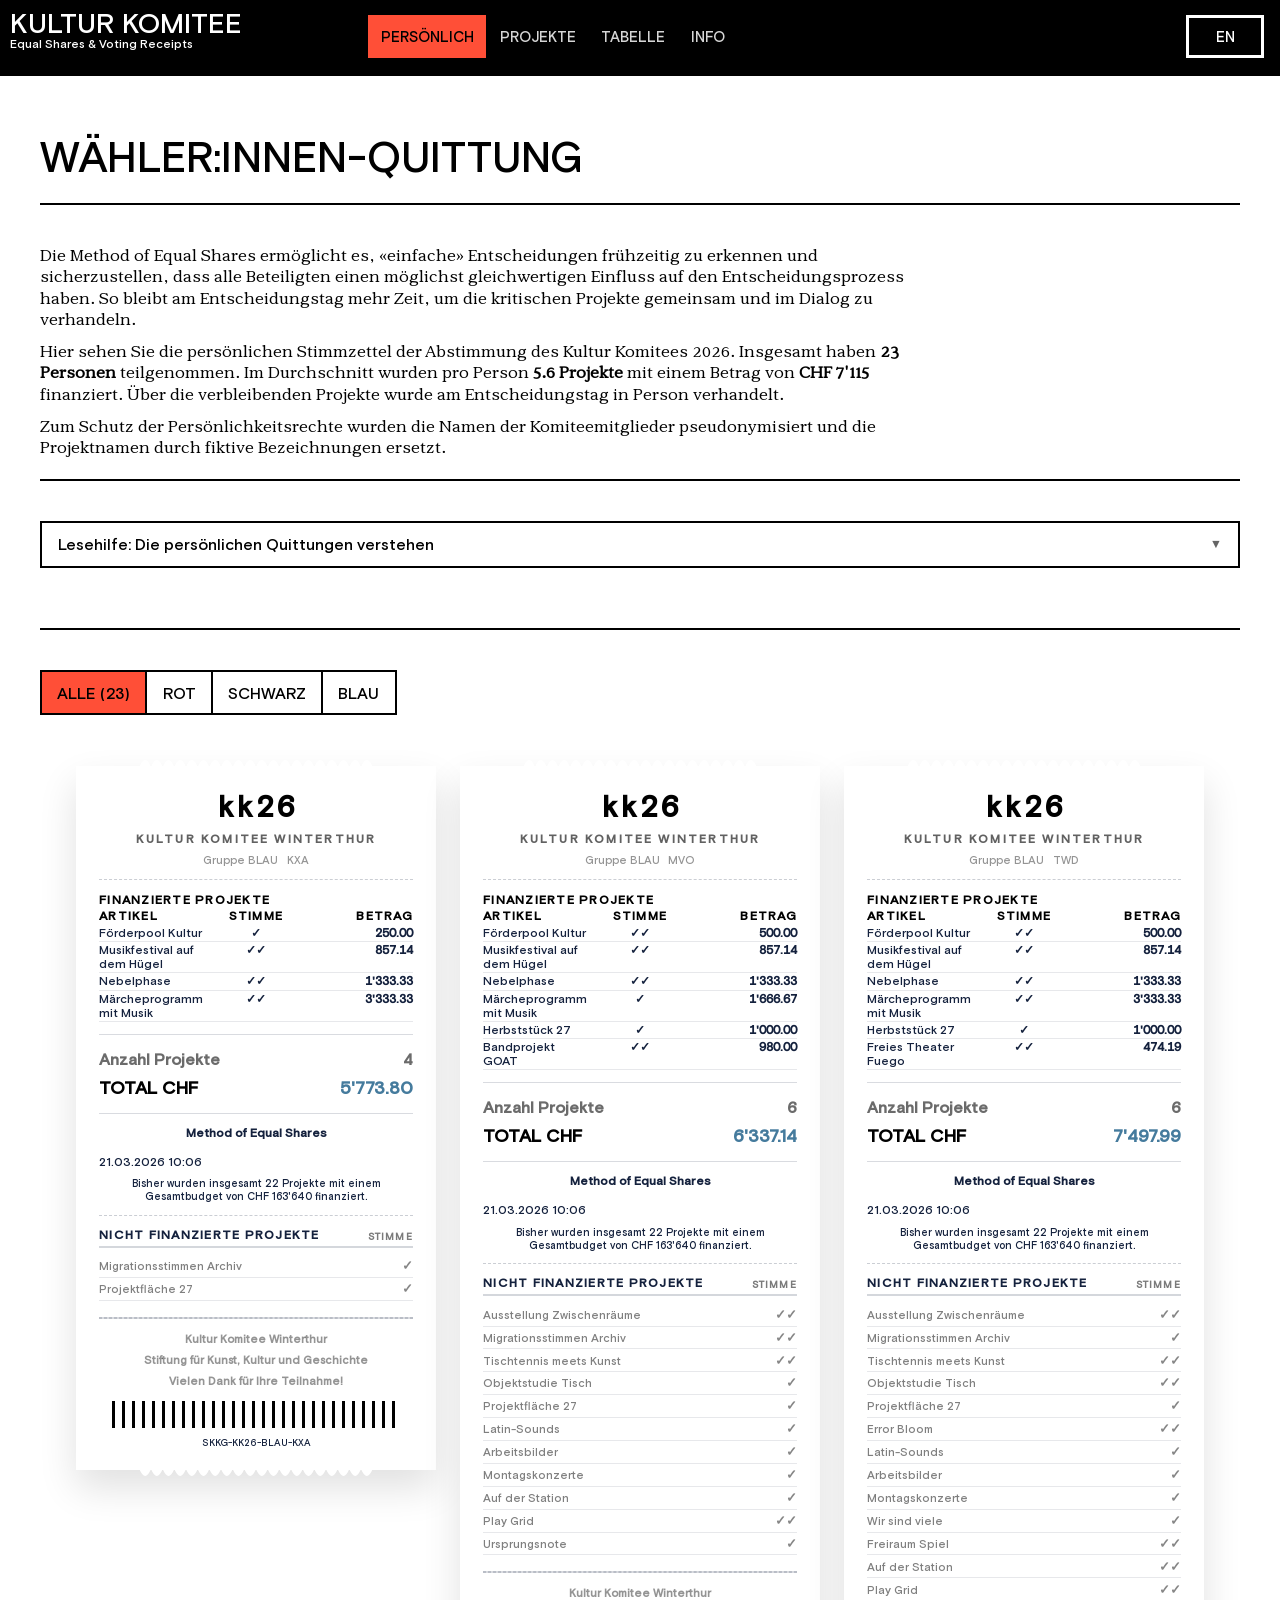
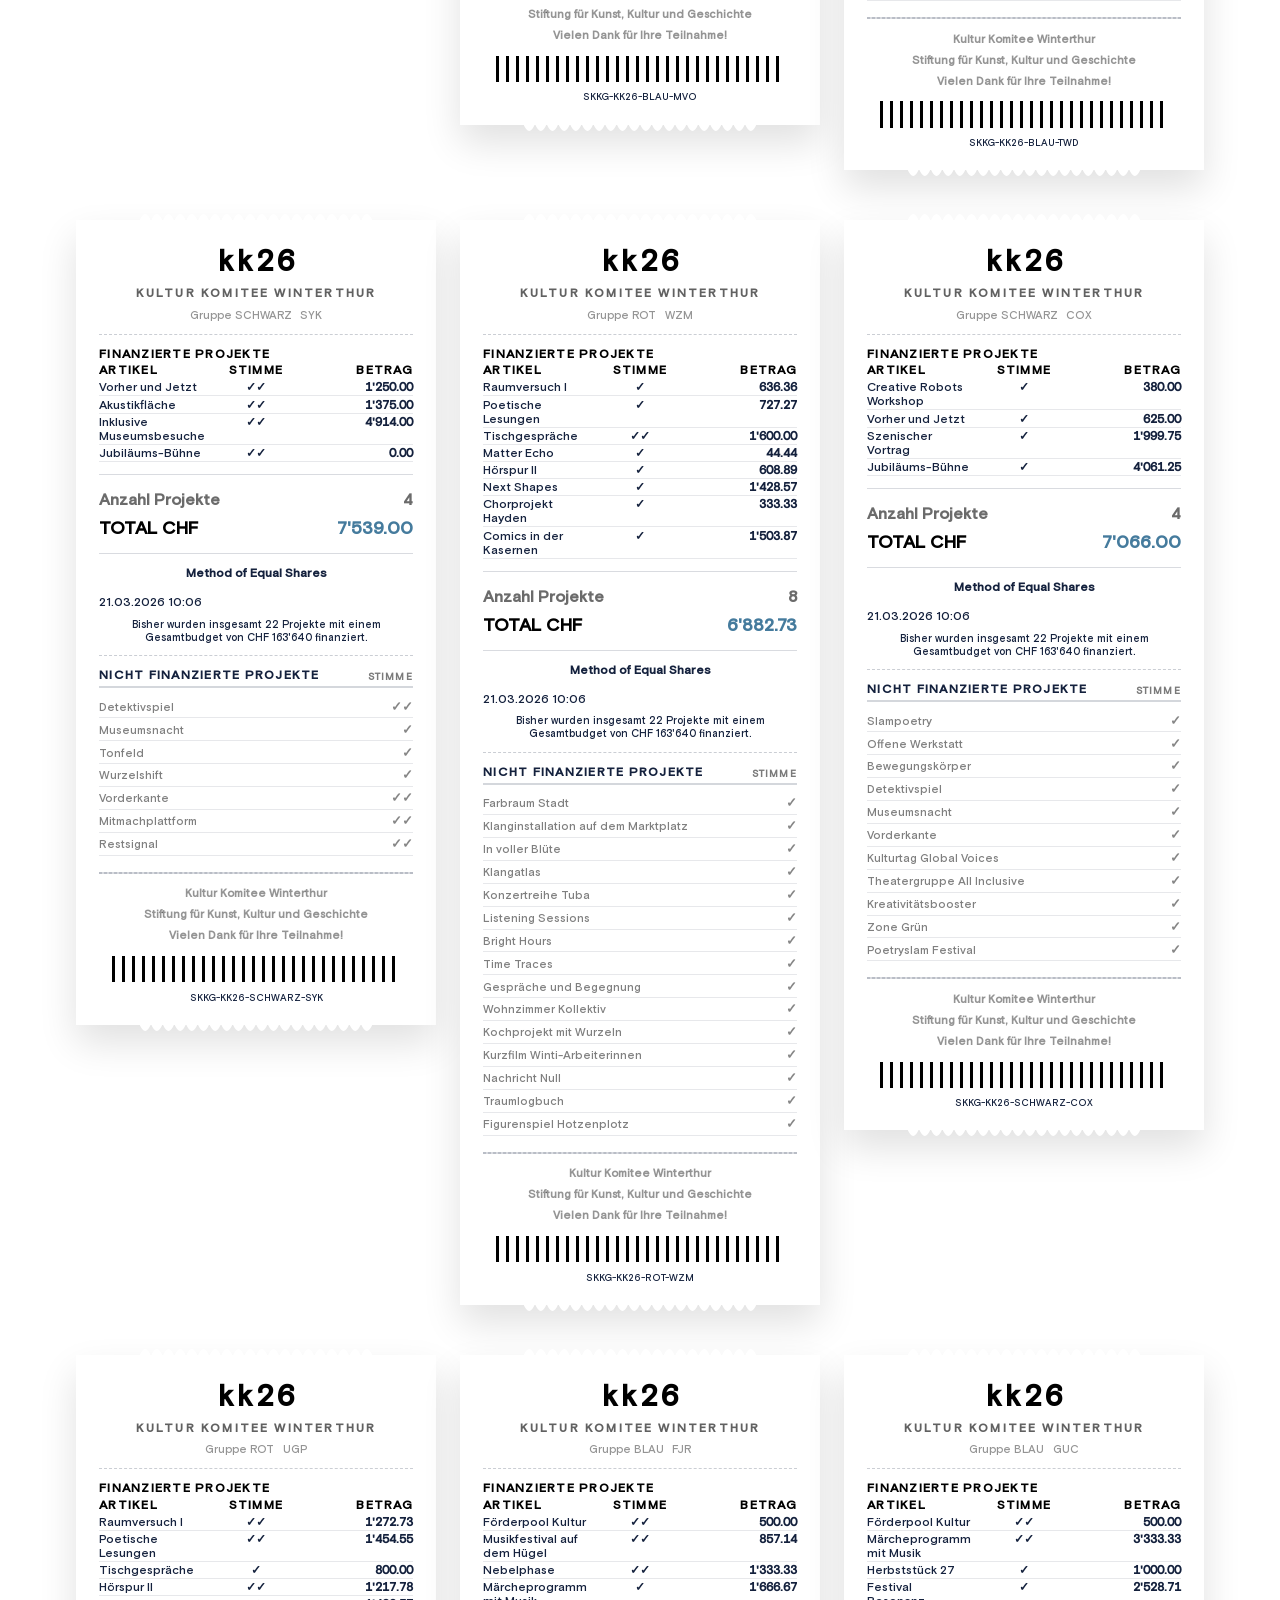
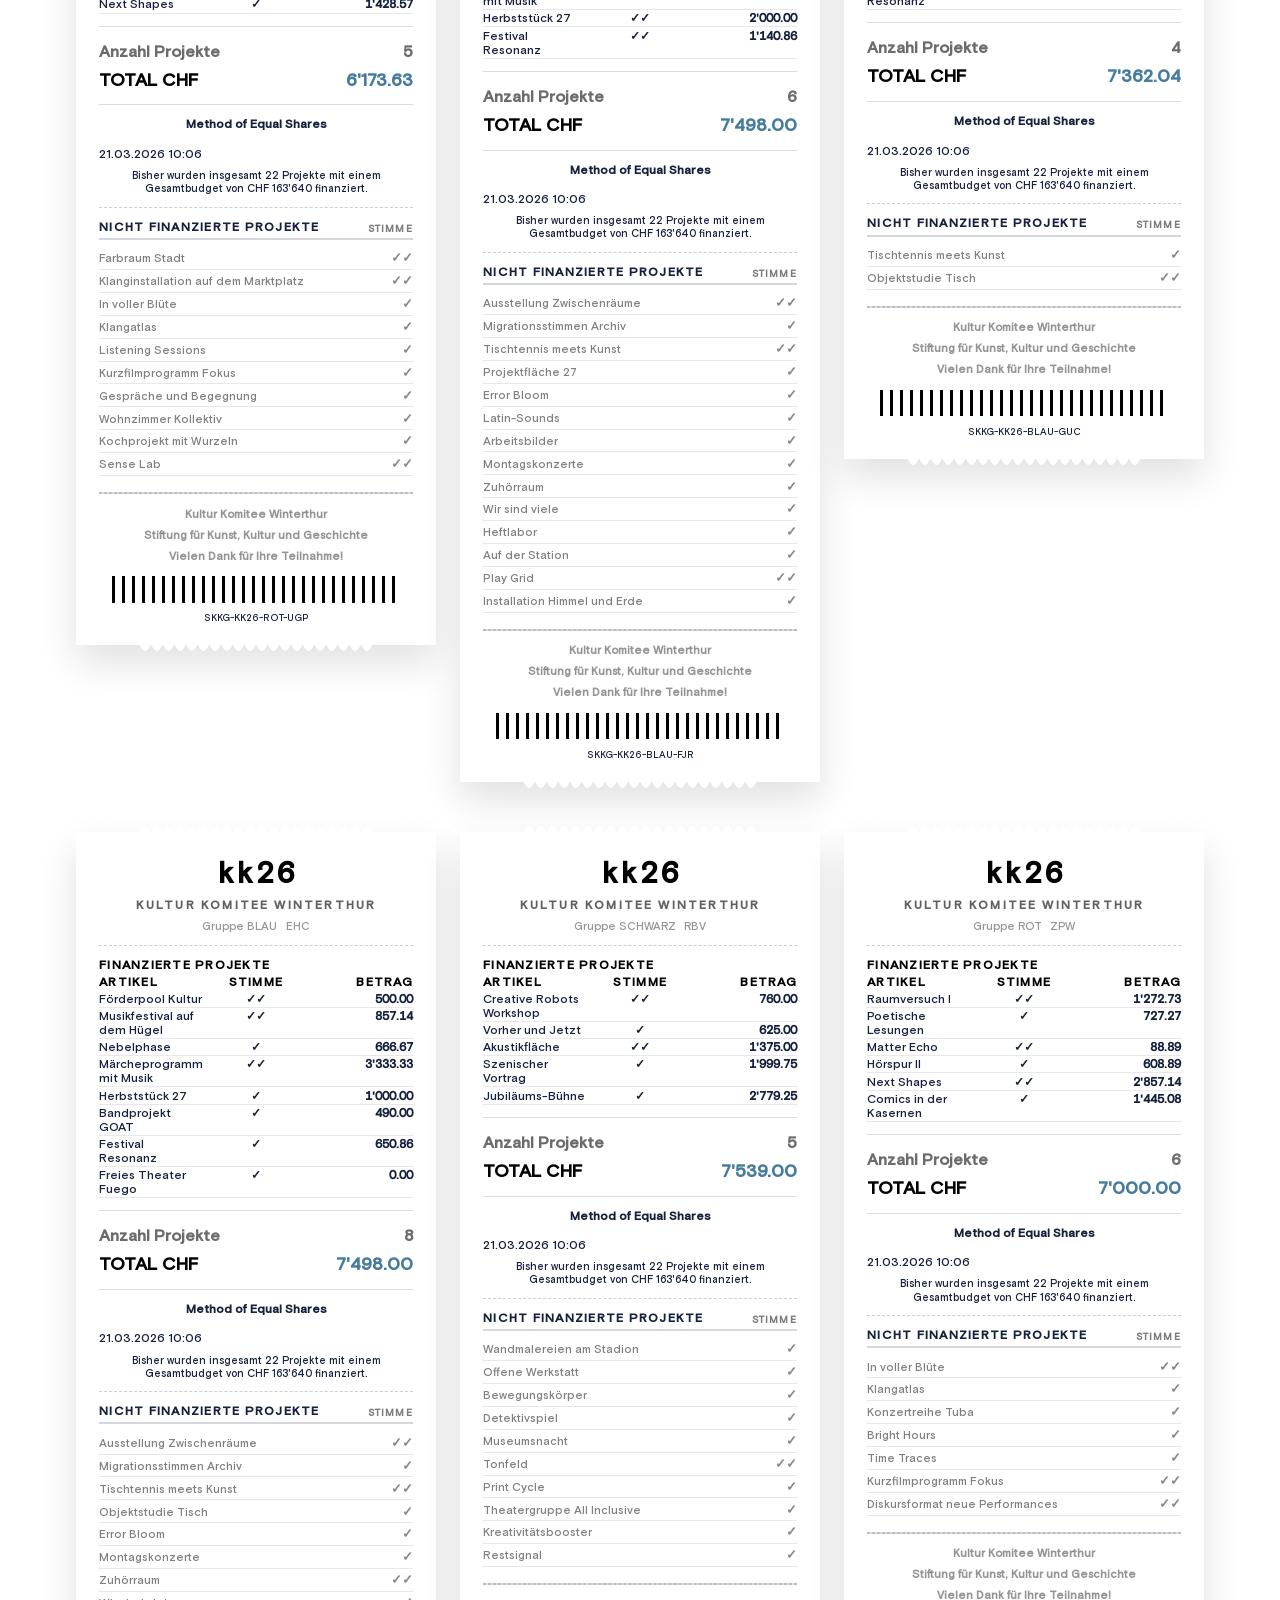
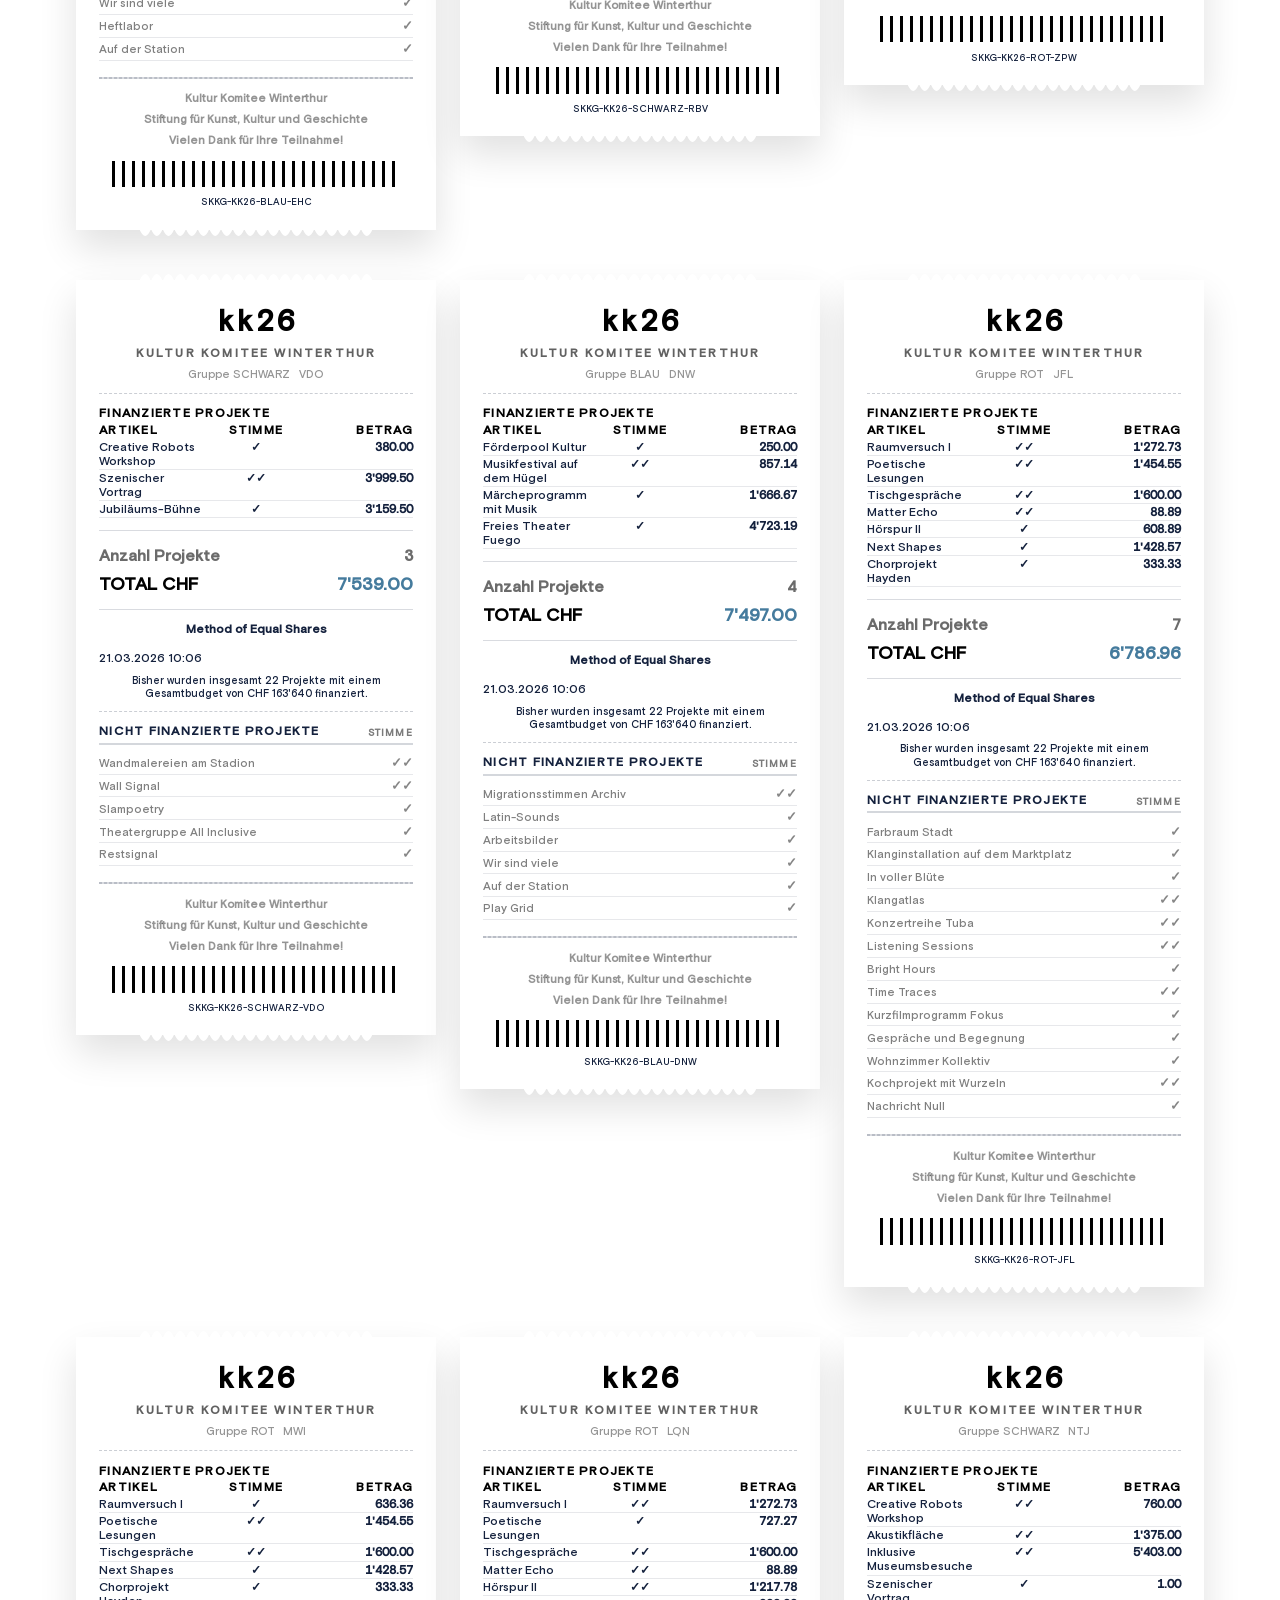
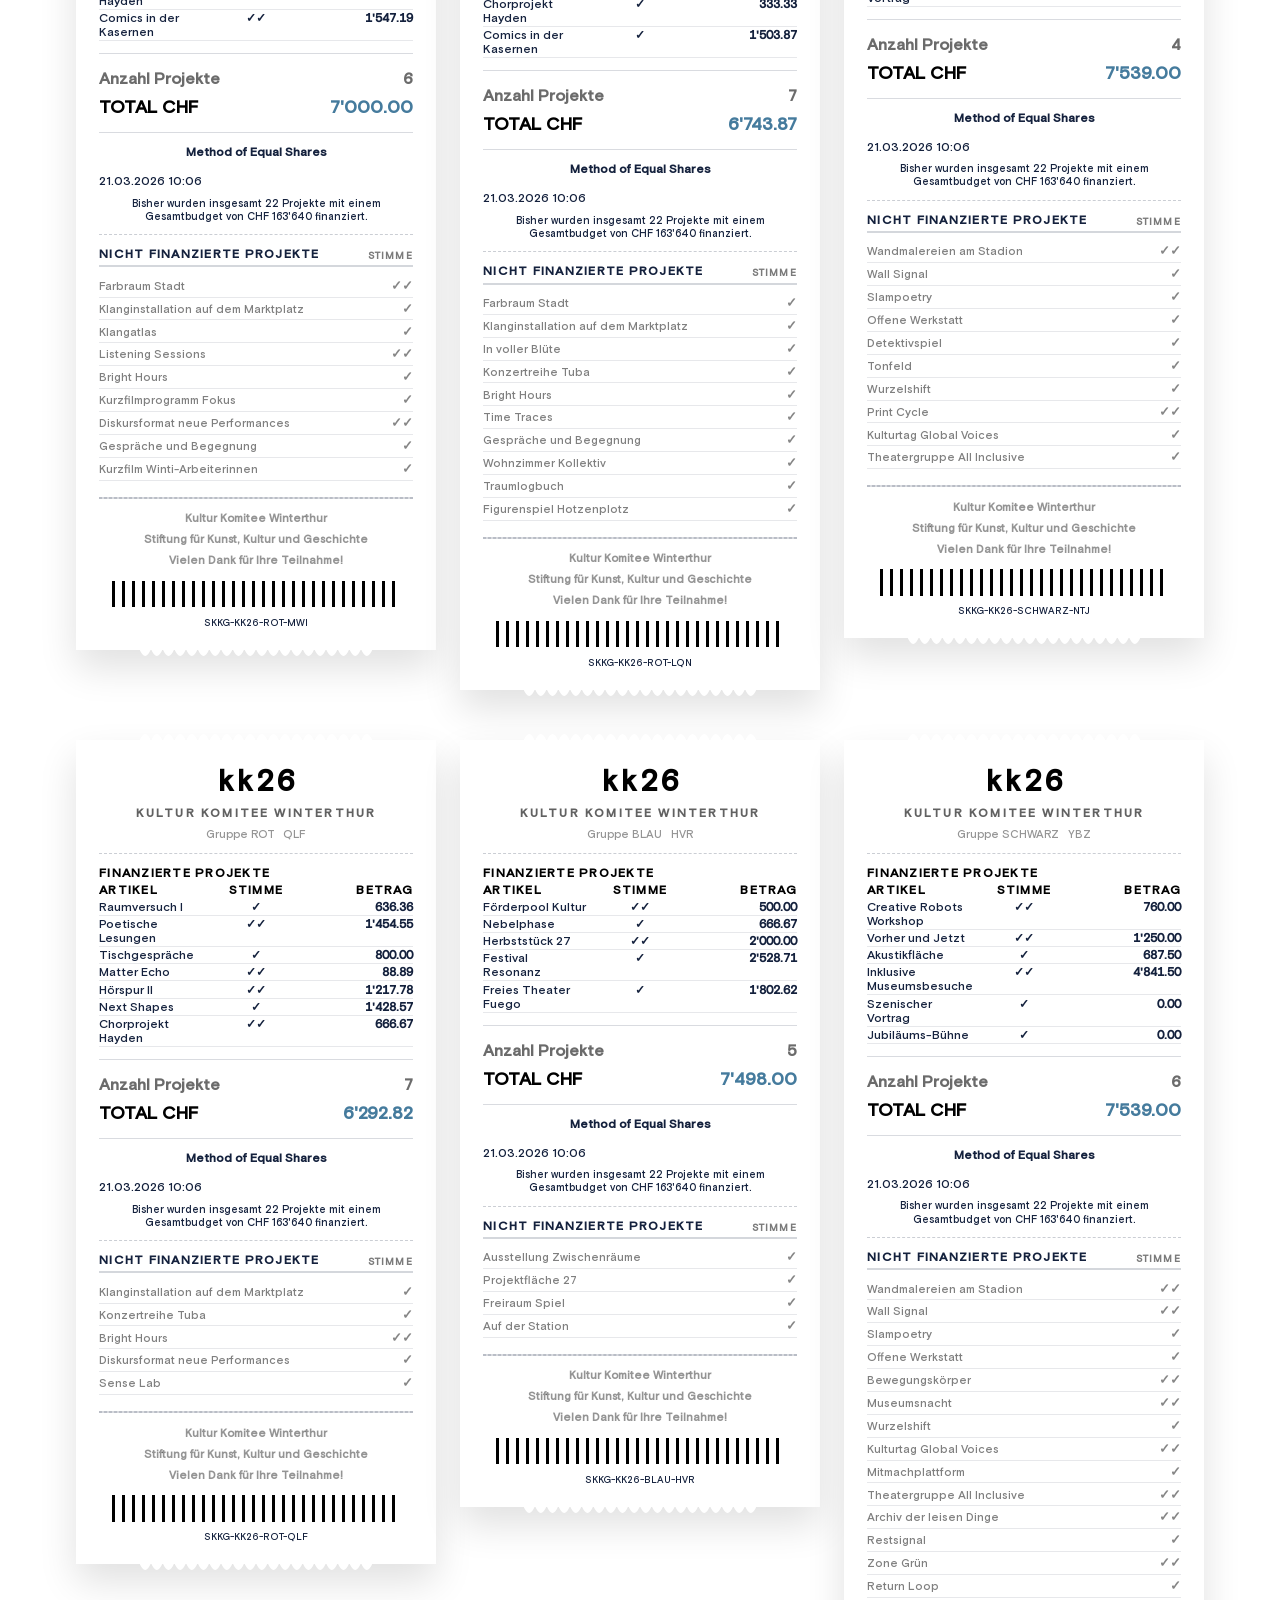
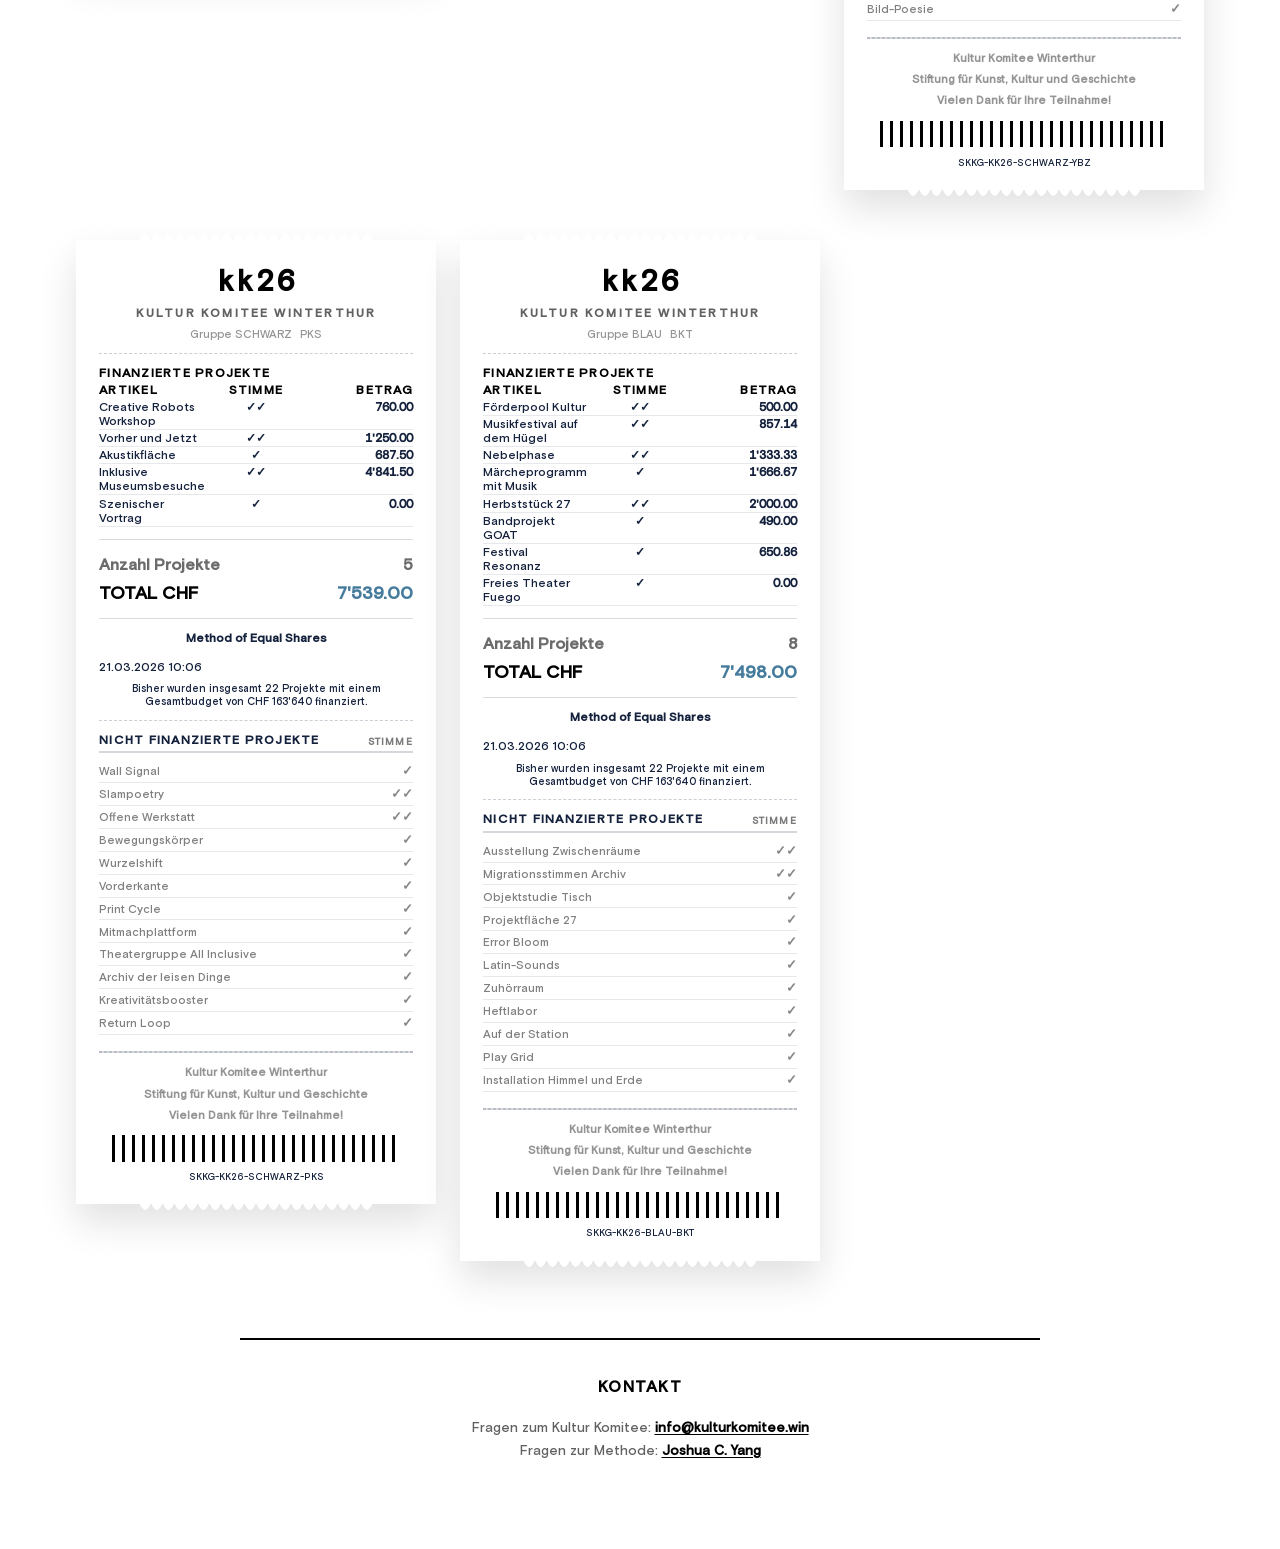
<file: index.html>
<!DOCTYPE html>
<html lang="de">

<head>
    <meta charset="UTF-8">
    <meta name="viewport" content="width=device-width, initial-scale=1.0">
    <title>KK26 Wähler:innen-Quittung</title>
    <link rel="stylesheet" href="assets/css/common.css">
    <script src="assets/js/theme.js"></script>
    <script>initTheme();</script>
    <script src="assets/js/i18n.js"></script>
    <script src="assets/data/kk26-data.js?v=20260617-public-data-js"></script>
    <script src="assets/js/data-loader.js?v=20260617-public-data-js"></script>
    <style>
        /* Page-specific styles */

        /* Thermal voter receipt layout */
        .receipts-grid {
            --receipt-width: 360px;
            display: grid;
            grid-template-columns: repeat(auto-fill, minmax(var(--receipt-width), var(--receipt-width)));
            justify-content: center;
            align-items: start;
            gap: 1.5rem;
            max-width: 1160px;
            margin: 0 auto;
        }

        .receipt {
            --receipt-accent: var(--accent-red);
            width: min(var(--receipt-width), calc(100vw - 2rem));
            max-width: var(--receipt-width);
            margin: 0 auto;
            color: #14213d;
        }

        .receipt[data-group="ROT"] {
            --receipt-accent: var(--accent-red);
        }

        .receipt[data-group="SCHWARZ"] {
            --receipt-accent: #000000;
        }

        .receipt[data-group="BLAU"] {
            --receipt-accent: var(--accent-pink);
        }

        .receipt-edge {
            display: block;
            width: calc(100% - 3rem);
            height: 14px;
            margin: 0 auto;
            filter: drop-shadow(0 9px 18px rgba(0, 0, 0, 0.08));
            position: relative;
            z-index: 1;
        }

        .receipt-edge.top {
            margin-bottom: -1px;
            background-image: radial-gradient(circle at 8px 14px, #ffffff 7.5px, transparent 8px);
            background-size: 16px 14px;
            background-repeat: repeat-x;
            background-position: center bottom;
        }

        .receipt-edge.bottom {
            margin-top: -1px;
            background-image: radial-gradient(circle at 8px 0, #ffffff 7.5px, transparent 8px);
            background-size: 16px 14px;
            background-repeat: repeat-x;
            background-position: center top;
        }

        .receipt-body.voter-receipt {
            width: 100%;
            max-width: var(--receipt-width);
            margin: 0 auto;
            padding: 1.55rem 1.45rem 1.45rem;
            border: 0;
            background: #ffffff;
            color: #14213d;
            font-family: var(--font-receipt);
            font-size: 0.78rem;
            line-height: 1.18;
            letter-spacing: 0;
            box-shadow: 0 18px 36px rgba(0, 0, 0, 0.12) !important;
            overflow: hidden;
        }

        .voter-receipt .receipt-header {
            margin: 0 0 0.8rem;
            text-align: center;
        }

        .voter-receipt .receipt-logo {
            font-family: var(--font-main);
            font-size: 1.85rem;
            font-weight: 800;
            letter-spacing: 0.15em;
            line-height: 1;
            margin-left: 0.15em;
            color: #000000;
            text-transform: lowercase;
        }

        .voter-receipt .receipt-subtitle {
            margin-top: 0.65rem;
            color: rgba(0, 0, 0, 0.62);
            font-family: var(--font-receipt);
            font-size: 0.76rem;
            font-weight: 700;
            letter-spacing: 0.18em;
            line-height: 1.2;
            text-transform: uppercase;
        }

        .voter-receipt .receipt-meta-line {
            display: flex;
            align-items: center;
            justify-content: center;
            gap: 0.55rem;
            margin-top: 0.55rem;
            color: rgba(0, 0, 0, 0.42);
            font-size: 0.7rem;
            line-height: 1.1;
        }

        .voter-receipt .receipt-table {
            width: 100%;
            border-collapse: collapse;
            table-layout: fixed;
            color: #14213d;
            font-size: 0.76rem;
            line-height: 1.15;
        }

        .voter-receipt .receipt-table th {
            padding: 0.08rem 0 0.16rem;
            border-bottom: 0;
            color: #000000;
            font-family: var(--font-receipt);
            font-size: 0.78rem;
            font-weight: 700;
            line-height: 1;
            letter-spacing: 0.1em;
            text-transform: uppercase;
        }

        .voter-receipt .receipt-table td {
            padding: 0.07rem 0;
            border-bottom: 1px solid rgba(20, 33, 61, 0.1);
            vertical-align: top;
        }

        .voter-receipt .col-title {
            width: 58%;
            text-align: left;
        }

        .voter-receipt .col-vote {
            width: 16%;
            text-align: center;
        }

        .voter-receipt .col-amount {
            width: 26%;
            text-align: right;
        }

        .voter-receipt .item-title {
            overflow: hidden;
            padding-right: 0.25rem;
            text-overflow: clip;
            white-space: normal;
        }

        .voter-receipt .item-vote {
            text-align: center;
            font-weight: 700;
        }

        .voter-receipt .item-amount {
            text-align: right;
            font-family: var(--font-receipt);
            font-variant-numeric: tabular-nums;
            font-weight: 700;
            white-space: nowrap;
        }

        .voter-receipt .receipt-divider {
            height: 1px;
            margin: 0.75rem 0;
            background: rgba(20, 33, 61, 0.16);
        }

        .voter-receipt .receipt-divider.dashed {
            background: transparent;
            border-top: 1px dashed rgba(20, 33, 61, 0.22);
        }

        .voter-receipt .receipt-divider.double {
            height: 0;
            margin: 1rem 0 0.85rem;
            border-top: 1px dashed rgba(20, 33, 61, 0.16);
            border-bottom: 1px dashed rgba(20, 33, 61, 0.16);
        }

        .voter-receipt .receipt-totals {
            display: grid;
            gap: 0.75rem;
            margin: 1rem 0;
        }

        .voter-receipt .receipt-total-row {
            display: flex;
            justify-content: space-between;
            gap: 1rem;
            color: rgba(0, 0, 0, 0.58);
            font-size: 1rem;
            font-weight: 700;
            line-height: 1;
        }

        .voter-receipt .receipt-total-row.grand {
            color: #000000;
            font-size: 1.12rem;
            text-transform: uppercase;
        }

        .voter-receipt .receipt-total-row.grand strong {
            color: #457b9d;
            font-family: var(--font-receipt);
            font-size: 1.12rem;
        }

        .voter-receipt .receipt-method {
            margin: 0.65rem 0 0.85rem;
            color: #14213d;
            font-weight: 700;
            text-align: center;
        }

        .voter-receipt .receipt-time {
            margin: 0.4rem 0;
            color: #14213d;
            font-size: 0.76rem;
        }

        .voter-receipt .receipt-note {
            margin: 0.5rem auto 0.7rem;
            max-width: 18rem;
            color: #14213d;
            font-size: 0.66rem;
            line-height: 1.25;
            text-align: center;
        }

        .voter-receipt .unfunded-section {
            display: grid;
            gap: 0.45rem;
            margin-top: 0.05rem;
            padding-top: 0;
            border-top: 0;
        }

        .voter-receipt .receipt-section-title {
            padding: 0.1rem 0 0.35rem;
            color: #14213d;
            font-family: var(--font-receipt);
            font-size: 0.78rem;
            font-weight: 700;
            line-height: 1;
            letter-spacing: 0.1em;
            text-transform: uppercase;
        }

        .voter-receipt .unfunded-header {
            display: grid;
            grid-template-columns: minmax(0, 1fr) 4.3rem;
            align-items: end;
            column-gap: 0.85rem;
            padding-bottom: 0.28rem;
            border-bottom: 2px solid rgba(20, 33, 61, 0.18);
        }

        .voter-receipt .unfunded-header .receipt-section-title {
            padding: 0;
            line-height: 1.12;
        }

        .voter-receipt .unfunded-vote-label {
            color: rgba(0, 0, 0, 0.52);
            font-family: var(--font-receipt);
            font-size: 0.62rem;
            font-weight: 700;
            letter-spacing: 0.12em;
            line-height: 1;
            text-align: right;
            text-transform: uppercase;
        }

        .voter-receipt .unfunded-list {
            display: grid;
            gap: 0;
        }

        .voter-receipt .unfunded-item {
            display: grid;
            grid-template-columns: minmax(0, 1fr) 4.3rem;
            align-items: start;
            column-gap: 0.85rem;
            padding: 0.26rem 0;
            border-bottom: 1px solid rgba(20, 33, 61, 0.1);
        }

        .voter-receipt .unfunded-item .item-title {
            color: rgba(0, 0, 0, 0.5);
            font-size: 0.72rem;
            font-weight: 500;
            line-height: 1.18;
            overflow-wrap: anywhere;
            padding-right: 0;
        }

        .voter-receipt .unfunded-item .item-vote {
            color: rgba(0, 0, 0, 0.48);
            font-size: 0.8rem;
            line-height: 1;
            text-align: right;
        }

        .voter-receipt .receipt-footer {
            display: grid;
            gap: 0.58rem;
            justify-items: center;
            margin-top: 0;
            padding-top: 0;
            border-top: 0;
            color: rgba(0, 0, 0, 0.42);
            font-family: var(--font-receipt);
            font-size: 0.7rem;
            font-weight: 700;
            line-height: 1.05;
            text-align: center;
        }

        .voter-receipt .receipt-footer span {
            display: block;
            max-width: 100%;
            overflow-wrap: anywhere;
            text-align: center;
        }

        .voter-receipt .receipt-code {
            color: #14213d;
            font-family: var(--font-receipt);
            font-size: 0.6rem;
            font-weight: 400;
            overflow-wrap: anywhere;
            text-transform: none;
        }

        .voter-receipt .receipt-barcode {
            display: block;
            margin: 0.35rem auto 0;
            width: min(100%, 18rem);
            height: 1.65rem;
            overflow: hidden;
            background: repeating-linear-gradient(90deg,
                    #000000 0,
                    #000000 3px,
                    transparent 3px,
                    transparent 10px);
            color: transparent;
            font-size: 0;
            line-height: 1;
        }

        .receipts-info summary::before {
            content: none;
            margin: 0;
        }

        @media (max-width: 850px) {
            .receipts-grid {
                grid-template-columns: minmax(0, calc(100vw - 2rem));
                justify-items: center;
                width: 100%;
                max-width: 100%;
            }

            .receipt {
                width: min(var(--receipt-width), calc(100vw - 2rem));
                max-width: min(var(--receipt-width), calc(100vw - 2rem));
            }

            .receipt-body.voter-receipt {
                width: 100%;
                max-width: min(var(--receipt-width), calc(100vw - 2rem));
            }
        }

        @media print {
            * {
                -webkit-print-color-adjust: exact !important;
                print-color-adjust: exact !important;
            }

            .page-header,
            .filter-bar,
            .intro-section,
            .nav-toggle,
            .theme-toggle {
                display: none !important;
            }

            body {
                margin: 0;
                padding: 0;
                background: white !important;
            }

            .receipts-grid {
                display: block;
                margin: 0;
                padding: 0;
                background: white !important;
            }

            .group-column {
                display: block !important;
                background: white !important;
            }

            .receipt {
                page-break-before: always;
                page-break-after: always;
                page-break-inside: avoid;
                margin: 0 auto;
                padding: 2cm 0;
                display: flex;
                align-items: center;
                justify-content: center;
                min-height: 100vh;
                background: white !important;
                transform: none !important;
                filter: none !important;
                box-shadow: none !important;
            }

            .receipt:first-child {
                page-break-before: avoid;
            }

            .receipt-body {
                box-shadow: none !important;
                border: 1px solid rgba(29, 53, 87, 0.16) !important;
                background: white !important;
                background-image: none !important;
                filter: none !important;
            }

            .receipt-body::before {
                content: none !important;
                background-image: none !important;
            }

            .receipt-edge {
                display: none !important;
                background: white !important;
                mask: none !important;
                -webkit-mask: none !important;
            }
        }

    </style>
</head>

<body data-i18n-title="receipts.title">
    <button class="theme-toggle" onclick="toggleTheme()" title="Design umschalten">
        <span class="icon-moon">🌙</span>
        <span class="icon-sun" style="display: none;">☀️</span>
    </button>
    <nav class="nav-toggle">
        <a href="index.html" class="nav-link active" data-i18n="common.nav.personal">Persönlich</a>
        <a href="projects.html" class="nav-link" data-i18n="common.nav.projects">Projekte</a>
        <a href="outcomes.html" class="nav-link" data-i18n="common.nav.outcomes">Tabelle</a>
        <a href="info.html" class="nav-link" data-i18n="common.nav.info">Info</a>
        <button type="button" class="nav-link language-switch" data-language-switch>EN</button>
    </nav>
    <div class="page-header">
        <a href="https://kulturkomitee.win/how-to/" class="brand-logo" aria-label="Zurück zur Kultur Komitee Website" data-i18n-attr="aria-label:common.brand.backAria">
            <span class="brand-logo-title">KULTUR KOMITEE</span>
            <span class="brand-logo-subtitle">Equal Shares &amp; Voting Receipts</span>
        </a>
        <h1 data-i18n="receipts.h1">WÄHLER:INNEN-QUITTUNG</h1>
    </div>

    <div class="intro-section">
        <div id="intro-text">
            <p data-i18n="common.loading">Laden der Daten...</p>
        </div>

        <details class="intro-dropdown receipts-info" id="tech-info">
            <summary id="info" data-i18n="receipts.help.summary">Lesehilfe: Die persönlichen Quittungen verstehen</summary>
            <div class="dropdown-content">
                <div class="tech-grid single-column">
                    <div class="tech-item highlight-step">
                        <h4 data-i18n="receipts.help.budget.title">Budget</h4>
                        <p data-i18n-html="receipts.help.budget.body">Jede Person startete mit demselben <strong>Budget</strong> (z.B. 7'000 CHF). Dieses Geld wird nur für Projekte ausgegeben, die Sie mit <strong>Ja</strong> oder <strong>Eher Ja</strong> unterstützt haben.</p>
                    </div>
                    <div class="tech-item highlight-step">
                        <h4 data-i18n="receipts.help.amount.title">Betrag (Ihr Beitrag pro Projekt)</h4>
                        <p data-i18n-html="receipts.help.amount.body">Der <strong>Betrag</strong> zeigt, wie viel Sie für jedes finanzierte Projekt bezahlt haben. Dieser Betrag zeigt <strong>nicht</strong>, wie sehr Sie ein Projekt mögen. Die Höhe hängt von der Berechnung ab: Sie zahlen <strong>weniger</strong>, wenn viele andere Personen das Projekt unterstützen. Sie zahlen <strong>mehr</strong>, wenn Sie eine:r der wenigen sind, die noch Budget übrig haben.</p>
                    </div>
                    <div class="tech-item highlight-step">
                        <h4 data-i18n="receipts.help.vote.title">Stimme (Ihre Bewertung)</h4>
                        <p data-i18n-html="receipts.help.vote.body">Die <strong>Stimme</strong> zeigt Ihre ursprüngliche Bewertung: <strong>Ja</strong> = 2 Punkte, <strong>Eher Ja</strong> = 1 Punkt. Dies ist das, was Sie tatsächlich gewählt haben, nicht der Betrag.</p>
                    </div>
                    <div class="tech-item highlight-step">
                        <h4 data-i18n="receipts.help.funded.title">Projekte finanziert</h4>
                        <p data-i18n-html="receipts.help.funded.body">Die Anzahl Ihrer unterstützten Projekte, die finanziert wurden. Nicht alle werden finanziert. Dies hängt davon ab, ob genug gemeinsames Budget da war.</p>
                    </div>
                    <div class="tech-item highlight-step">
                        <h4 data-i18n="receipts.help.spent.title">Ausgegeben</h4>
                        <p data-i18n-html="receipts.help.spent.body">Die Summe aller Beträge, die Sie für finanzierte Projekte bezahlt haben.</p>
                    </div>
                    <div class="tech-item highlight-step">
                        <h4 data-i18n="receipts.help.unfunded.title">Nicht finanzierte Projekte</h4>
                        <p data-i18n-html="receipts.help.unfunded.body">Projekte, die Sie unterstützt haben, die aber nicht finanziert wurden. Entweder reichte das gemeinsame Budget nicht aus, oder das Gruppenbudget war bereits aufgebraucht.</p>
                    </div>
                    <div class="tech-item highlight-step">
                        <h4 data-i18n="receipts.help.more.title">Mehr erfahren</h4>
                        <p data-i18n-html="receipts.help.more.body">Ausführliche Informationen zum Method of Equal Shares Verfahren finden Sie auf <a href="https://equalshares.net/de/explanation/" target="_blank" rel="noopener noreferrer">equalshares.net/de/explanation</a>.</p>
                    </div>
                </div>
            </div>
        </details>
    </div>

    <div class="filter-bar" id="filter-bar" style="display:none;">
        <button class="filter-btn active" data-group="ALL" onclick="filterReceipts('ALL')" data-i18n="filters.all">ALLE</button>
        <button class="filter-btn" data-group="ROT" onclick="filterReceipts('ROT')">ROT</button>
        <button class="filter-btn" data-group="SCHWARZ" onclick="filterReceipts('SCHWARZ')">SCHWARZ</button>
        <button class="filter-btn" data-group="BLAU" onclick="filterReceipts('BLAU')">BLAU</button>
    </div>

    <div class="receipts-grid" id="receipts-grid">
        <!-- Receipts will be rendered here -->
    </div>

    <footer class="footer-contact">
        <h2 data-i18n="common.footer.heading">Kontakt</h2>
        <p data-i18n-html="common.footer.kk">Fragen zum Kultur Komitee: <a href="mailto:info@kulturkomitee.win">info@kulturkomitee.win</a></p>
        <p data-i18n-html="common.footer.method">Fragen zur Methode: <a href="https://joshuacyang.com" target="_blank" rel="noopener noreferrer">Joshua C. Yang</a></p>
    </footer>
    <script src="assets/js/receipts.js"></script>
</body>

</html>
</file>
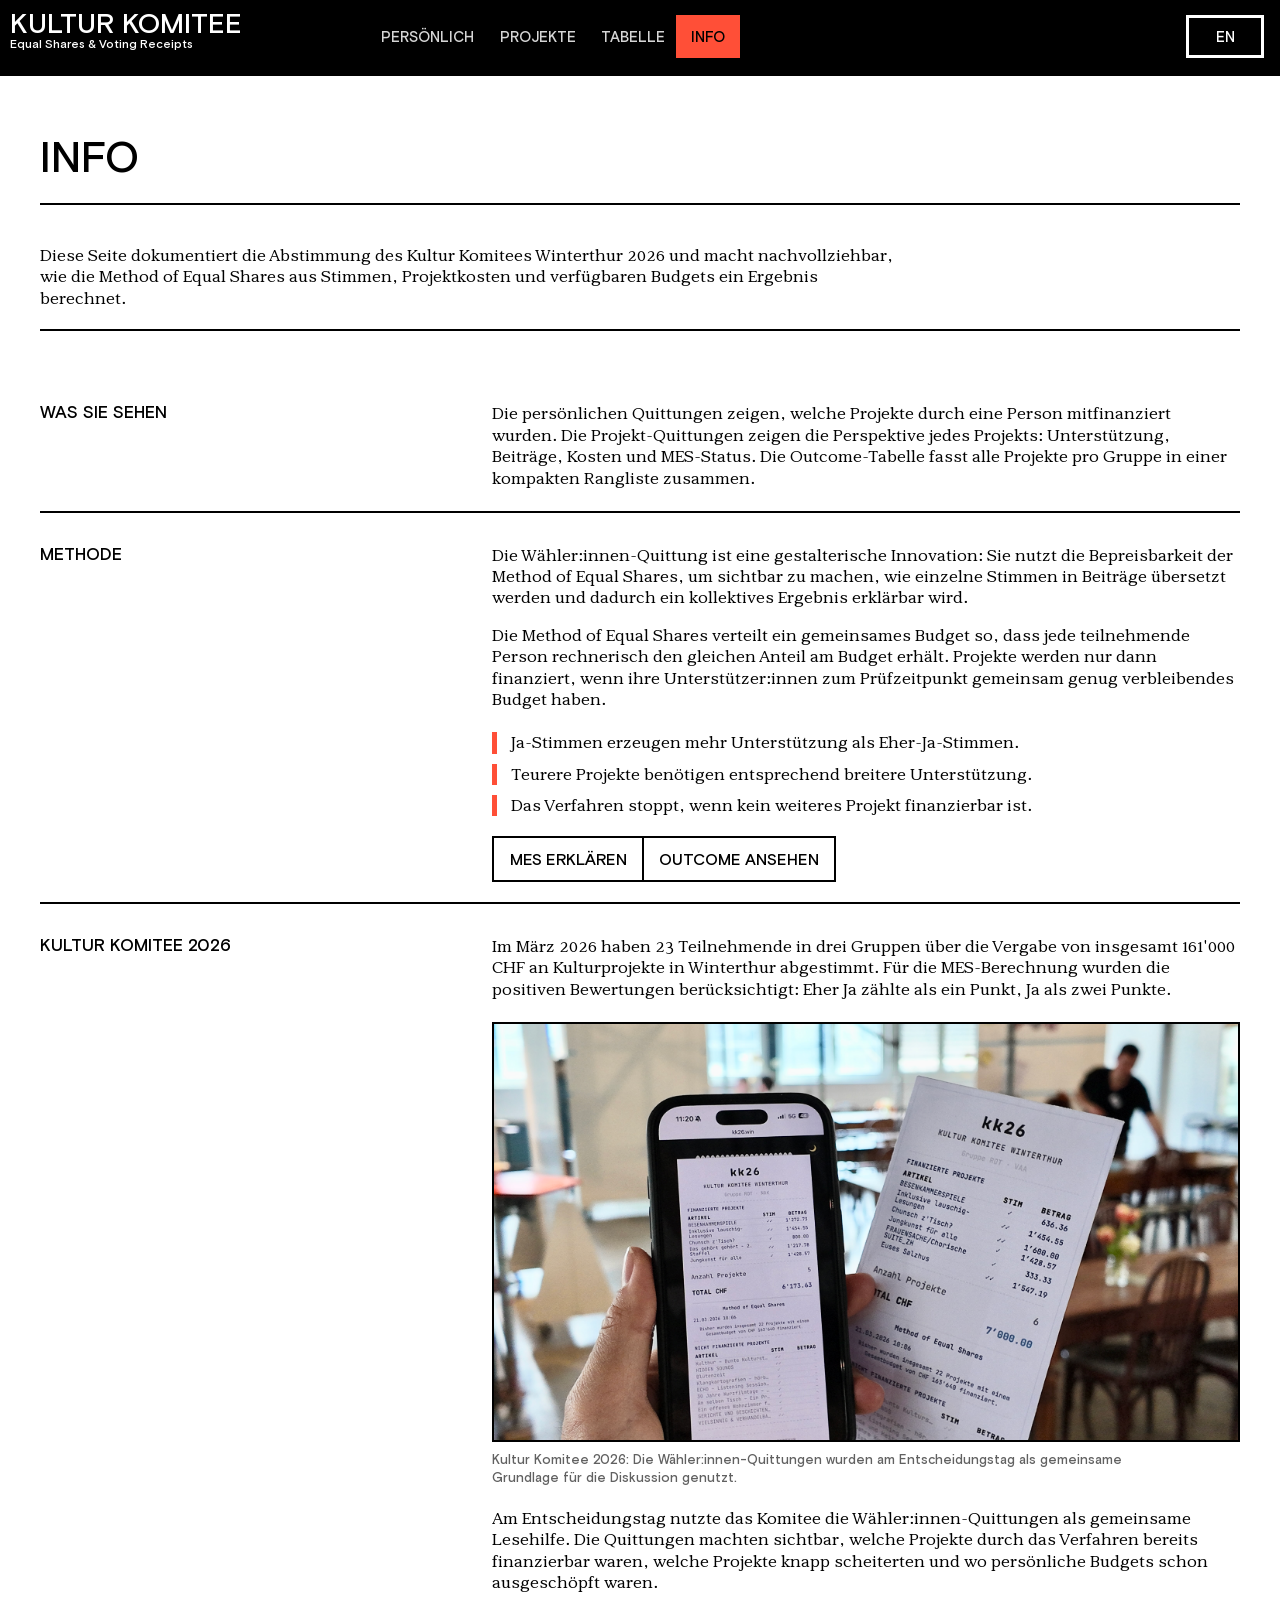
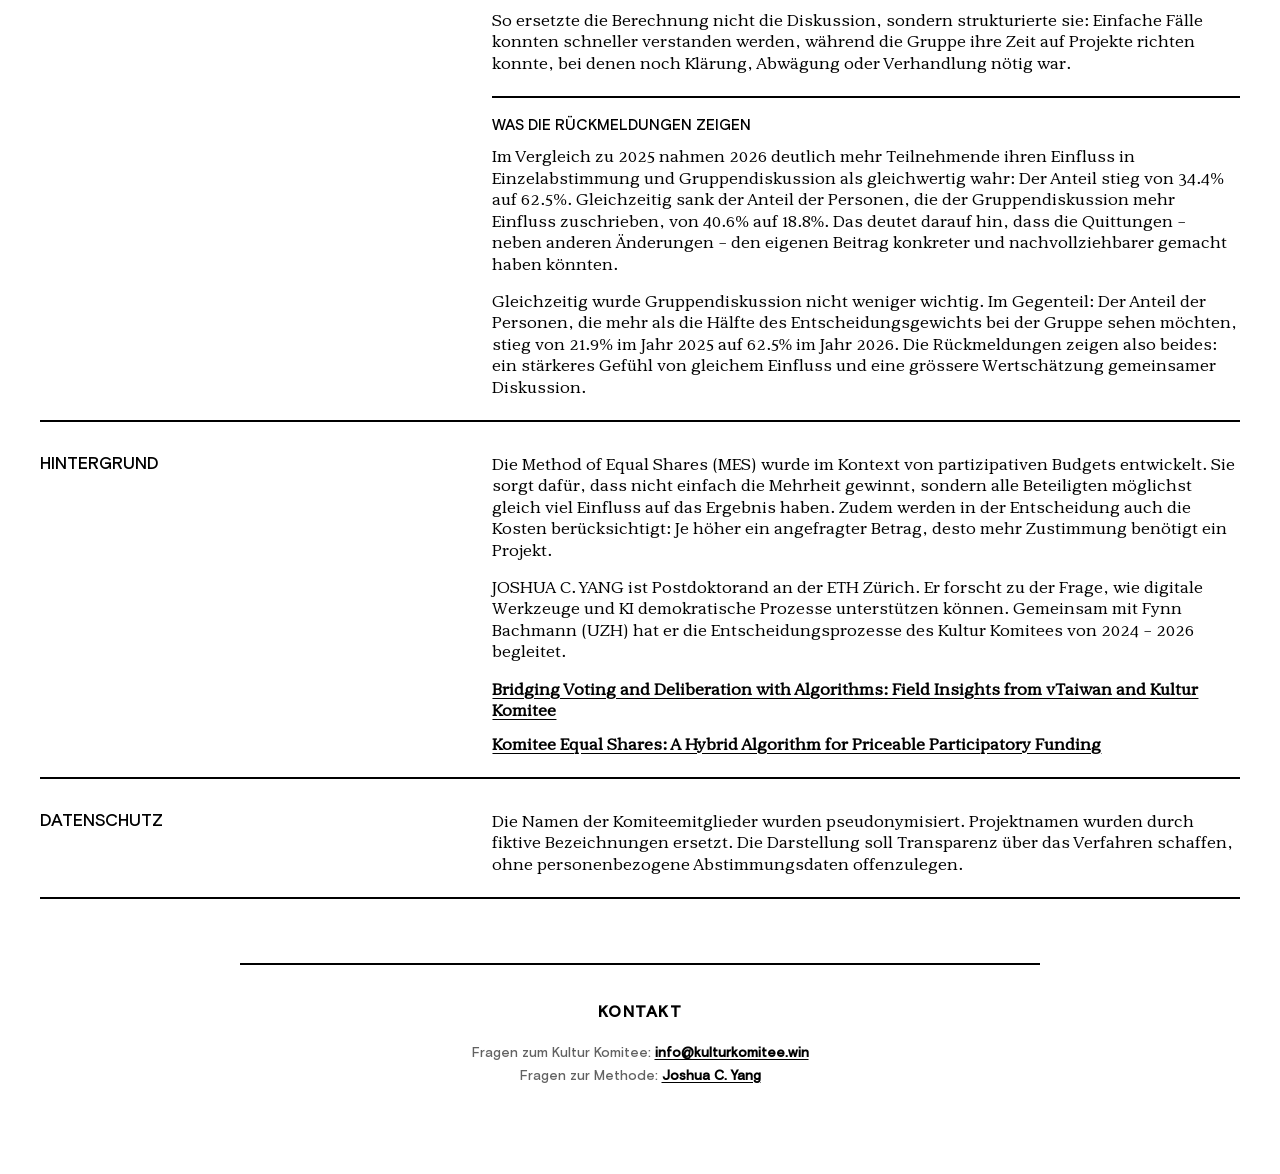
<file: info.html>
<!DOCTYPE html>
<html lang="de">

<head>
    <meta charset="UTF-8">
    <meta name="viewport" content="width=device-width, initial-scale=1.0">
    <title>KK26 | Info</title>
    <link rel="stylesheet" href="assets/css/common.css">
    <script src="assets/js/theme.js"></script>
    <script>initTheme();</script>
    <script src="assets/js/i18n.js"></script>
    <style>
        .info-page {
            width: 100%;
            max-width: calc(100vw - 2rem);
            margin: 0 auto;
        }

        .info-section {
            display: grid;
            grid-template-columns: minmax(0, 1fr);
            gap: 0.85rem;
            padding: 2rem 0 1.35rem;
            border-bottom: 2px solid #000000;
        }

        .info-section h2 {
            font-family: var(--font-main);
            font-size: 1.08rem;
            font-weight: 500;
            line-height: 1;
            text-transform: uppercase;
        }

        .info-section p,
        .info-section li {
            max-width: min(48rem, 100%);
            font-family: var(--font-serif);
            font-size: var(--page-copy-size);
            line-height: var(--page-copy-line);
            color: #000000;
            overflow-wrap: anywhere;
        }

        .info-section > div {
            min-width: 0;
        }

        .info-section p + p {
            margin-top: 1rem;
        }

        .info-case-image {
            max-width: min(48rem, 100%);
            margin: 1.35rem 0;
        }

        .info-case-image img {
            display: block;
            width: 100%;
            aspect-ratio: 16 / 9;
            object-fit: cover;
            border: 2px solid #000000;
        }

        .info-case-image figcaption {
            margin-top: 0.55rem;
            max-width: min(40rem, 100%);
            font-family: var(--font-main);
            font-size: 0.82rem;
            font-weight: 500;
            line-height: 1.35;
            color: var(--text-dim);
        }

        .info-insight {
            max-width: min(48rem, 100%);
            margin-top: 1.35rem;
            padding-top: 1.15rem;
            border-top: 2px solid #000000;
        }

        .info-insight h3 {
            margin-bottom: 0.85rem;
            font-family: var(--font-main);
            font-size: 0.95rem;
            font-weight: 500;
            line-height: 1.1;
            text-transform: uppercase;
        }

        .info-list {
            display: grid;
            gap: 0.62rem;
            list-style: none;
        }

        .info-section p + .info-list {
            margin-top: 1.35rem;
        }

        .info-list li {
            padding-left: 0.85rem;
            border-left: 0.32rem solid var(--accent-red);
        }

        .research-list {
            display: grid;
            gap: 0.75rem;
            margin-top: 1rem;
            list-style: none;
        }

        .research-list a {
            color: #000000;
            font-family: var(--font-serif);
            font-size: var(--page-copy-size);
            line-height: var(--page-copy-line);
            text-decoration: underline;
            text-underline-offset: 0.18em;
            font-weight: 700;
        }

        .info-links {
            display: flex;
            flex-wrap: wrap;
            gap: 0;
            margin-top: 1.25rem;
        }

        .info-link {
            display: inline-block;
            margin: 0 -2px -2px 0;
            padding: 0.72rem 0.95rem;
            border: 2px solid #000000;
            color: #000000;
            font-family: var(--font-main);
            font-size: 1rem;
            font-weight: 500;
            text-decoration: none;
            text-transform: uppercase;
        }

        .info-link:hover {
            background: var(--accent-red);
        }

        @media (min-width: 761px) {
            .info-page {
                max-width: 1200px;
            }

            .info-section {
                grid-template-columns: minmax(0, 0.36fr) minmax(0, 0.64fr);
                gap: 2rem;
            }
        }

        @media (max-width: 760px) {
            .info-section {
                gap: 1rem;
            }

            .info-section > div,
            .info-section p,
            .info-section li,
            .info-case-image,
            .info-insight,
            .info-insight h3 {
                width: 20rem;
                max-width: calc(100vw - 2rem);
            }

            .info-links {
                display: grid;
                width: 20rem;
                max-width: calc(100vw - 2rem);
            }

            .info-link {
                width: 100%;
                margin: 0 0 -2px;
            }

            .info-section p,
            .info-section li {
                font-size: 0.98rem;
            }
        }
    </style>
</head>

<body data-i18n-title="info.title">
    <a href="https://kulturkomitee.win/how-to/" class="brand-logo" aria-label="Zurück zur Kultur Komitee Website" data-i18n-attr="aria-label:common.brand.backAria">
        <span class="brand-logo-title">KULTUR KOMITEE</span>
        <span class="brand-logo-subtitle">Equal Shares &amp; Voting Receipts</span>
    </a>

    <nav class="nav-toggle">
        <a href="index.html" class="nav-link" data-i18n="common.nav.personal">Persönlich</a>
        <a href="projects.html" class="nav-link" data-i18n="common.nav.projects">Projekte</a>
        <a href="outcomes.html" class="nav-link" data-i18n="common.nav.outcomes">Tabelle</a>
        <a href="info.html" class="nav-link active" data-i18n="common.nav.info">Info</a>
        <button type="button" class="nav-link language-switch" data-language-switch>EN</button>
    </nav>

    <main class="info-page">
        <header class="page-header">
            <h1 data-i18n="info.h1">Info</h1>
        </header>

        <section class="intro-section">
            <p class="philosophy" data-i18n="info.intro">Diese Seite dokumentiert die Abstimmung des Kultur Komitees Winterthur 2026 und macht nachvollziehbar, wie die Method of Equal Shares aus Stimmen, Projektkosten und verfügbaren Budgets ein Ergebnis berechnet.</p>
        </section>

        <section class="info-section">
            <h2 data-i18n="info.what.title">Was Sie sehen</h2>
            <div>
                <p data-i18n="info.what.body">Die persönlichen Quittungen zeigen, welche Projekte durch eine Person mitfinanziert wurden. Die Projekt-Quittungen zeigen die Perspektive jedes Projekts: Unterstützung, Beiträge, Kosten und MES-Status. Die Outcome-Tabelle fasst alle Projekte pro Gruppe in einer kompakten Rangliste zusammen.</p>
            </div>
        </section>

        <section class="info-section">
            <h2 data-i18n="info.method.title">Methode</h2>
            <div>
                <p data-i18n="info.method.body1">Die Wähler:innen-Quittung ist eine gestalterische Innovation: Sie nutzt die Bepreisbarkeit der Method of Equal Shares, um sichtbar zu machen, wie einzelne Stimmen in Beiträge übersetzt werden und dadurch ein kollektives Ergebnis erklärbar wird.</p>
                <p data-i18n="info.method.body2">Die Method of Equal Shares verteilt ein gemeinsames Budget so, dass jede teilnehmende Person rechnerisch den gleichen Anteil am Budget erhält. Projekte werden nur dann finanziert, wenn ihre Unterstützer:innen zum Prüfzeitpunkt gemeinsam genug verbleibendes Budget haben.</p>
                <ul class="info-list">
                    <li data-i18n="info.method.li1">Ja-Stimmen erzeugen mehr Unterstützung als Eher-Ja-Stimmen.</li>
                    <li data-i18n="info.method.li2">Teurere Projekte benötigen entsprechend breitere Unterstützung.</li>
                    <li data-i18n="info.method.li3">Das Verfahren stoppt, wenn kein weiteres Projekt finanzierbar ist.</li>
                </ul>
                <div class="info-links">
                    <a class="info-link" href="https://equalshares.net/de/explanation/" target="_blank" rel="noopener noreferrer" data-i18n="info.method.linkMes" data-i18n-attr="href:info.method.linkMesHref">MES erklären</a>
                    <a class="info-link" href="outcomes.html" data-i18n="info.method.linkOutcome">Outcome ansehen</a>
                </div>
            </div>
        </section>

        <section class="info-section">
            <h2 data-i18n="info.implementation.title">Kultur Komitee 2026</h2>
            <div>
                <p data-i18n="info.implementation.body1">Im März 2026 haben 23 Teilnehmende in drei Gruppen über die Vergabe von insgesamt 161'000 CHF an Kulturprojekte in Winterthur abgestimmt. Für die MES-Berechnung wurden die positiven Bewertungen berücksichtigt: Eher Ja zählte als ein Punkt, Ja als zwei Punkte.</p>
                <figure class="info-case-image">
                    <img src="assets/images/kk26.jpg" alt="Kultur Komitee Teilnehmende arbeiten am Entscheidungstag 2026 mit den Wähler:innen-Quittungen." data-i18n-attr="alt:info.implementation.imageAlt">
                    <figcaption data-i18n="info.implementation.imageCaption">Kultur Komitee 2026: Die Wähler:innen-Quittungen wurden am Entscheidungstag als gemeinsame Grundlage für die Diskussion genutzt.</figcaption>
                </figure>
                <p data-i18n="info.implementation.body2">Am Entscheidungstag nutzte das Komitee die Wähler:innen-Quittungen als gemeinsame Lesehilfe. Die Quittungen machten sichtbar, welche Projekte durch das Verfahren bereits finanzierbar waren, welche Projekte knapp scheiterten und wo persönliche Budgets schon ausgeschöpft waren.</p>
                <p data-i18n="info.implementation.body3">So ersetzte die Berechnung nicht die Diskussion, sondern strukturierte sie: Einfache Fälle konnten schneller verstanden werden, während die Gruppe ihre Zeit auf Projekte richten konnte, bei denen noch Klärung, Abwägung oder Verhandlung nötig war.</p>
                <div class="info-insight">
                    <h3 data-i18n="info.implementation.insightTitle">Was die Rückmeldungen zeigen</h3>
                    <p data-i18n="info.implementation.insight1">Im Vergleich zu 2025 nahmen 2026 deutlich mehr Teilnehmende ihren Einfluss in Einzelabstimmung und Gruppendiskussion als gleichwertig wahr: Der Anteil stieg von 34.4% auf 62.5%. Gleichzeitig sank der Anteil der Personen, die der Gruppendiskussion mehr Einfluss zuschrieben, von 40.6% auf 18.8%. Das deutet darauf hin, dass die Quittungen – neben anderen Änderungen – den eigenen Beitrag konkreter und nachvollziehbarer gemacht haben könnten.</p>
                    <p data-i18n="info.implementation.insight2">Gleichzeitig wurde Gruppendiskussion nicht weniger wichtig. Im Gegenteil: Der Anteil der Personen, die mehr als die Hälfte des Entscheidungsgewichts bei der Gruppe sehen möchten, stieg von 21.9% im Jahr 2025 auf 62.5% im Jahr 2026. Die Rückmeldungen zeigen also beides: ein stärkeres Gefühl von gleichem Einfluss und eine grössere Wertschätzung gemeinsamer Diskussion.</p>
                </div>
            </div>
        </section>

        <section class="info-section">
            <h2 data-i18n="info.background.title">Hintergrund</h2>
            <div>
                <p data-i18n="info.background.body1">Die Method of Equal Shares (MES) wurde im Kontext von partizipativen Budgets entwickelt. Sie sorgt dafür, dass nicht einfach die Mehrheit gewinnt, sondern alle Beteiligten möglichst gleich viel Einfluss auf das Ergebnis haben. Zudem werden in der Entscheidung auch die Kosten berücksichtigt: Je höher ein angefragter Betrag, desto mehr Zustimmung benötigt ein Projekt.</p>
                <p data-i18n="info.background.body2">JOSHUA C. YANG ist Postdoktorand an der ETH Zürich. Er forscht zu der Frage, wie digitale Werkzeuge und KI demokratische Prozesse unterstützen können. Gemeinsam mit Fynn Bachmann (UZH) hat er die Entscheidungsprozesse des Kultur Komitees von 2024 – 2026 begleitet.</p>
                <ul class="research-list">
                    <li><a href="https://dl.acm.org/doi/10.1145/3715275.3732205" target="_blank" rel="noopener noreferrer">Bridging Voting and Deliberation with Algorithms: Field Insights from vTaiwan and Kultur Komitee</a></li>
                    <li><a href="https://dl.acm.org/doi/10.1145/3772363.3798958" target="_blank" rel="noopener noreferrer">Komitee Equal Shares: A Hybrid Algorithm for Priceable Participatory Funding</a></li>
                </ul>
            </div>
        </section>

        <section class="info-section">
            <h2 data-i18n="info.privacy.title">Datenschutz</h2>
            <div>
                <p data-i18n="info.privacy.body">Die Namen der Komiteemitglieder wurden pseudonymisiert. Projektnamen wurden durch fiktive Bezeichnungen ersetzt. Die Darstellung soll Transparenz über das Verfahren schaffen, ohne personenbezogene Abstimmungsdaten offenzulegen.</p>
            </div>
        </section>

    </main>

    <footer class="footer-contact">
        <h2 data-i18n="common.footer.heading">Kontakt</h2>
        <p data-i18n-html="common.footer.kk">Fragen zum Kultur Komitee: <a href="mailto:info@kulturkomitee.win">info@kulturkomitee.win</a></p>
        <p data-i18n-html="common.footer.method">Fragen zur Methode: <a href="https://joshuacyang.com" target="_blank" rel="noopener noreferrer">Joshua C. Yang</a></p>
    </footer>
</body>

</html>
</file>
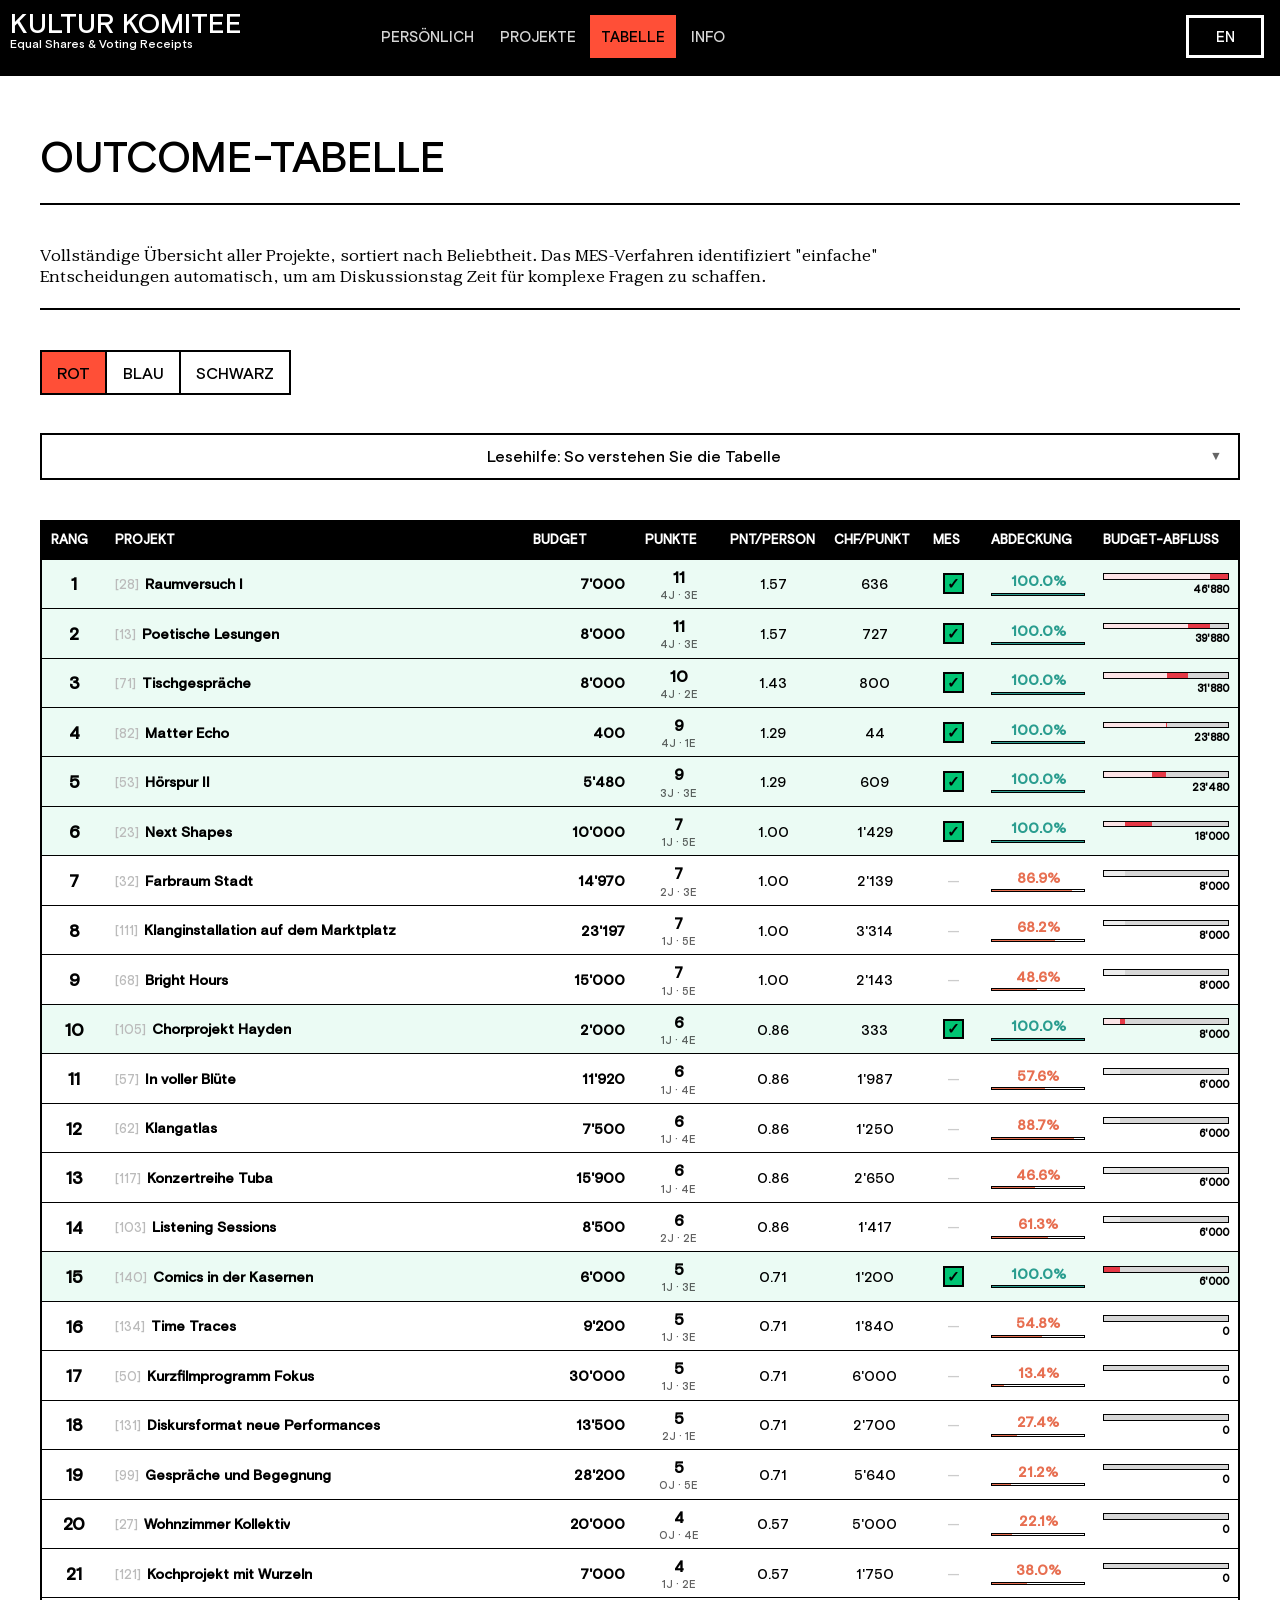
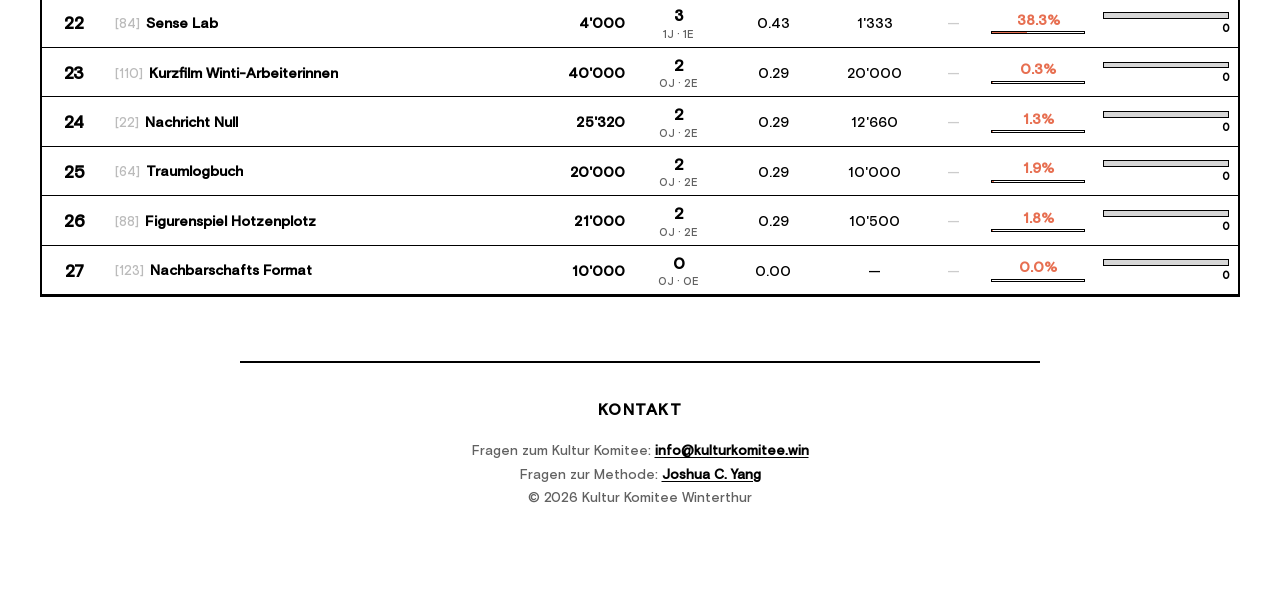
<file: outcomes.html>
<!DOCTYPE html>
<html lang="de">

<head>
    <meta charset="UTF-8">
    <meta name="viewport" content="width=device-width, initial-scale=1.0">
    <title>KK26 | Outcome-Tabelle</title>
    <link rel="stylesheet" href="assets/css/common.css">
    <script src="assets/js/theme.js"></script>
    <script>initTheme();</script>
    <script src="assets/js/i18n.js"></script>
    <script src="assets/data/kk26-data.js?v=20260617-public-data-js"></script>
    <script src="assets/js/data-loader.js?v=20260617-public-data-js"></script>

    <style>
        /* Table-specific styles */
        table {
            border-collapse: collapse;
            width: 100%;
            min-width: 1120px;
            max-width: none;
            margin: 0;
            font-family: var(--font-mono);
            font-size: 0.9rem;
            table-layout: fixed;
        }

        th {
            background: var(--filter-bg);
            padding: 0.62rem 0.55rem;
            text-align: left;
            color: var(--text-dim);
            font-size: 0.82rem;
            font-weight: 700;
            text-transform: uppercase;
            letter-spacing: 0;
            border-bottom: 2px solid var(--filter-border);
            vertical-align: middle;
        }

        td {
            padding: 0.5rem 0.55rem;
            border-bottom: 1px solid var(--filter-border);
            color: var(--text-secondary);
            vertical-align: middle;
            line-height: 1.18;
            white-space: nowrap;
        }

        tr:last-child td {
            border-bottom: none;
        }

        tr:hover td {
            background: var(--filter-hover);
        }

        .table-container {
            background: var(--filter-bg);
            border: 1px solid var(--filter-border);
            border-radius: 0;
            overflow-x: auto;
            -webkit-overflow-scrolling: touch;
            box-shadow: none;
            margin-bottom: var(--spacing-lg);
            max-width: 1200px;
            margin-left: auto;
            margin-right: auto;
        }

        .table-container table {
            width: 100% !important;
            max-width: none !important;
            margin: 0 !important;
        }

        .col-rank {
            width: 4rem;
            text-align: center;
        }

        .col-project {
            width: auto;
            white-space: normal;
        }

        .col-cost {
            width: 7rem;
            text-align: right;
            padding-right: 0.7rem;
        }

        .col-points {
            width: 5.3rem;
            text-align: center;
        }

        .col-points-per-person {
            width: 6.5rem;
            text-align: center;
        }

        .col-efficiency {
            width: 6.2rem;
            text-align: center;
        }

        .col-status {
            width: 3.6rem;
            text-align: center;
        }

        .col-coverage {
            width: 7rem;
        }

        .col-budget-flow {
            width: 9rem;
        }

        .th-rank,
        .col-rank {
            width: 4rem;
        }

        .th-budget,
        .col-cost {
            width: 7rem;
        }

        .th-points,
        .col-points {
            width: 5.3rem;
        }

        .th-points-per-person,
        .col-points-per-person {
            width: 6.5rem;
        }

        .th-efficiency,
        .col-efficiency {
            width: 6.2rem;
        }

        .th-status,
        .col-status {
            width: 3.6rem;
        }

        .th-coverage,
        .col-coverage {
            width: 7rem;
        }

        .th-budget-flow,
        .col-budget-flow {
            width: 9rem;
        }

        .col-id {
            color: var(--text-dim);
            font-size: var(--fs-xs);
            margin-right: 0.3rem;
        }

        .col-title {
            font-weight: 700;
            font-size: 0.9rem;
            white-space: nowrap;
            overflow: hidden;
            text-overflow: ellipsis;
            display: inline-block;
            max-width: 100%;
            color: var(--text-primary);
            line-height: 1.2;
            vertical-align: middle;
        }

        .status-badge {
            display: inline-block;
            padding: 0.1rem 0.4rem;
            border-radius: 3px;
            font-size: var(--fs-xs);
            font-weight: 850;
            text-transform: uppercase;
        }

        .status-yes {
            background: rgba(42, 157, 143, 0.1);
            color: #2a9d8f;
            border: 1px solid rgba(42, 157, 143, 0.3);
        }

        .status-none {
            color: var(--text-dim);
            font-weight: 400;
            font-size: var(--fs-sm);
        }

        .info-box {
            background: rgba(69, 123, 157, 0.1);
            border-left: 4px solid var(--accent-blue);
            padding: var(--spacing-sm) 1.25rem;
            margin-bottom: var(--spacing-lg);
            border-radius: 0 8px 8px 0;
            font-size: var(--fs-sm);
            line-height: 1.5;
            color: var(--text-primary);
        }

        .rank-change {
            font-size: var(--fs-xs);
            font-weight: 600;
            margin-left: 0.4rem;
        }

        .rank-up {
            color: #2a9d8f;
        }

        .rank-down {
            color: #e76f51;
        }

        .rank-change.positive {
            color: #2a9d8f;
        }

        .rank-same {
            color: #bbb;
        }

        .explanation-text {
            font-family: var(--font-main);
            font-size: var(--fs-sm);
            color: var(--text-muted);
            line-height: 1.4;
            display: -webkit-box;
            -webkit-line-clamp: 2;
            line-clamp: 2;
            -webkit-box-orient: vertical;
            overflow: hidden;
            cursor: pointer;
        }

        .explanation-text:hover {
            -webkit-line-clamp: unset;
            line-clamp: unset;
            background: rgba(0, 0, 0, 0.05);
            padding: var(--spacing-xs);
            border-radius: 4px;
        }

        .row-funded td {
            background: rgba(0, 196, 115, 0.08) !important;
            border-bottom: 1px solid var(--filter-border);
        }

        .tech-item.highlight-step {
            border-left: 3px solid #2a9d8f;
            background: rgba(42, 157, 143, 0.05); /* Matching tint */
        }
        .tech-item.highlight-step h4 {
            color: #2a9d8f;
        }
        .row-funded .col-rank {
            border-left: 0;
            color: var(--text-primary);
            font-weight: 800;
        }

        .table-container .status-pill {
            display: inline-grid !important;
            place-items: center !important;
            width: 1.3rem;
            height: 1.3rem;
            background: var(--accent-green);
            color: #000000;
            font-size: 0.95rem !important;
            line-height: 1 !important;
        }

        .table-container .coverage-bar {
            height: 3px !important;
            margin-top: 0.22rem !important;
            background: #ffffff !important;
        }

        .table-container .budget-flow-stack {
            gap: 0.18rem !important;
        }

        .table-container .budget-flow-bar {
            height: 0.42rem !important;
            border-radius: 0 !important;
        }

        .table-container .budget-flow-labels {
            justify-content: flex-end !important;
            font-size: 0.66rem !important;
            line-height: 1.1 !important;
        }

        .table-container .budget-flow-prefix {
            display: none !important;
        }

        .footer {
            text-align: center;
            margin-top: var(--spacing-xxl);
            padding-bottom: var(--spacing-lg);
            border-top: 1px solid var(--filter-border);
            padding-top: var(--spacing-lg);
        }

        .footer p {
            color: var(--text-dim);
            font-size: var(--fs-xs);
            font-family: var(--font-mono);
        }

        .print-title {
            display: none;
        }

        @media screen and (max-width: 850px) {
            .table-container {
                overflow-x: visible;
                background: transparent;
                border: none;
                box-shadow: none;
            }

            .table-container table,
            .table-container tbody {
                display: block;
                width: 100%;
                min-width: 0 !important;
            }

            .table-container thead {
                display: none;
            }

            /* Card layout */
            .table-container tr {
                display: block;
                position: relative;
                padding: 0.55rem 0.65rem 3.5rem 0.65rem;
                border: 1px solid rgba(29, 53, 87, 0.12);
                background: rgba(255, 255, 255, 0.96);
                border-radius: 8px;
                margin-bottom: 0.5rem;
                box-shadow: 0 1px 4px rgba(0, 0, 0, 0.04);
            }

            .table-container .row-funded {
                border-left: 3px solid #2a9d8f !important;
                background: linear-gradient(135deg, rgba(42, 157, 143, 0.06), rgba(42, 157, 143, 0.02)) !important;
                box-shadow: 0 2px 6px rgba(42, 157, 143, 0.1);
            }

            /* Hide all table cells by default */
            .table-container td {
                display: none;
                border: none !important;
                padding: 0 !important;
            }

            /* Show and position specific cells */
            .table-container .col-rank {
                display: block;
                position: absolute;
                top: 0.55rem;
                left: 0.65rem;
                font-size: 0.95rem !important;
                font-weight: 900 !important;
                color: #457b9d !important;
                line-height: 1;
            }

            .table-container .row-funded .col-rank {
                color: #2a9d8f !important;
            }

            .table-container .col-project {
                display: block;
                margin-left: 2.2rem;
                margin-bottom: 0.45rem;
            }

            .table-container .project-main {
                display: flex !important;
                align-items: baseline !important;
                gap: 0.3rem;
            }

            .table-container .col-id {
                font-size: 0.72rem !important;
                color: #a8b0ba !important;
            }

            .table-container .col-title {
                font-size: 0.88rem !important;
                font-weight: 800 !important;
                line-height: 1.2 !important;
                color: var(--text-primary) !important;
            }

            /* Metrics row - create a flex container for layout */
            .table-container .col-cost,
            .table-container .col-points-per-person,
            .table-container .col-efficiency,
            .table-container .col-status,
            .table-container .col-coverage {
                display: inline-block;
                vertical-align: top;
                text-align: center;
                padding: 0.22rem 0.35rem 0.18rem !important;
                margin: 0 0.25rem 0.25rem 0;
                background: rgba(69, 123, 157, 0.05);
                border-radius: 5px;
                border-bottom: 1.5px solid rgba(69, 123, 157, 0.18);
                min-width: 3.5rem;
            }

            html[data-theme="dark"] .table-container .col-cost,
            html[data-theme="dark"] .table-container .col-points-per-person,
            html[data-theme="dark"] .table-container .col-efficiency,
            html[data-theme="dark"] .table-container .col-status,
            html[data-theme="dark"] .table-container .col-coverage {
                background: rgba(255,255,255,0.03);
                border-bottom-color: rgba(255,255,255,0.1);
            }

            /* Make PUNKTE the primary metric - position in bottom right */
            .table-container .col-points {
                display: block !important;
                position: absolute;
                bottom: 0.55rem;
                right: 0.65rem;
                background: linear-gradient(135deg, rgba(29, 53, 87, 0.12), rgba(29, 53, 87, 0.08));
                border: 2px solid rgba(29, 53, 87, 0.25);
                border-radius: 8px;
                padding: 0.3rem 0.5rem 0.28rem !important;
                min-width: 4.5rem;
                box-shadow: 0 2px 6px rgba(29, 53, 87, 0.2);
                text-align: center;
                margin: 0 !important;
                line-height: 1;
            }

            html[data-theme="dark"] .table-container .col-points {
                background: linear-gradient(135deg, rgba(69, 123, 157, 0.18), rgba(69, 123, 157, 0.12));
                border-color: rgba(69, 123, 157, 0.35);
                box-shadow: 0 2px 6px rgba(0, 0, 0, 0.4);
            }

            /* Metric labels */
            .table-container .col-cost::before,
            .table-container .col-points-per-person::before,
            .table-container .col-efficiency::before,
            .table-container .col-status::before,
            .table-container .col-coverage::before {
                display: block;
                font-size: 0.5rem;
                color: #8a92a0;
                font-weight: 800;
                margin-bottom: 0.08rem;
                text-transform: uppercase;
                letter-spacing: 0.04em;
                line-height: 1;
            }

            .table-container .col-cost::before { content: "BUDGET"; }
            .table-container .col-points-per-person::before { content: "PNT/PERS"; }
            .table-container .col-efficiency::before { content: "CHF/PNT"; }
            .table-container .col-status::before { content: "MES"; }
            .table-container .col-coverage::before { content: "ABDECKUNG"; }

            /* PUNKTE label - larger and more prominent */
            .table-container .col-points::before {
                display: block;
                content: "PUNKTE";
                font-size: 0.54rem;
                color: #6b7a8f;
                font-weight: 900;
                margin-bottom: 0.12rem;
                text-transform: uppercase;
                letter-spacing: 0.06em;
                line-height: 1;
            }

            html[data-theme="dark"] .table-container .col-points::before {
                color: #8fa9c4;
            }

            /* Metric values */
            .table-container .col-cost,
            .table-container .col-points-per-person,
            .table-container .col-efficiency {
                font-size: 0.82rem !important;
                font-weight: 800 !important;
                color: var(--text-primary);
            }

            .table-container .metric-value {
                font-size: 0.82rem !important;
                font-weight: 800 !important;
                line-height: 1 !important;
                color: var(--text-primary);
            }

            .table-container .col-points .metric-value {
                font-size: 1.35rem !important;
                font-weight: 900 !important;
                color: #1d3557 !important;
                line-height: 1 !important;
                display: inline !important;
            }

            html[data-theme="dark"] .table-container .col-points .metric-value {
                color: #7ec8ff !important;
            }

            .table-container .metric-detail {
                font-size: 0.6rem !important;
                color: var(--text-dim) !important;
                margin-top: 0.05rem !important;
                line-height: 1.1;
            }

            .table-container .col-points .metric-detail {
                font-size: 0.58rem !important;
                font-weight: 600;
                margin-left: 0.3rem !important;
                display: inline !important;
                vertical-align: baseline;
                line-height: 1 !important;
                margin-top: 0 !important;
            }

            .table-container .col-status .status-pill {
                font-size: 0.9rem !important;
            }

            .table-container .col-coverage > div {
                text-align: center !important;
            }

            .table-container .coverage-bar {
                display: none !important;
            }

            /* Budget flow - shorter bar at bottom */
            .table-container .col-budget-flow {
                display: block;
                position: absolute;
                bottom: 0.55rem;
                left: 0.65rem;
                width: 60%;
                max-width: 14rem;
                margin: 0;
                padding: 0 !important;
            }

            .table-container .budget-flow-stack {
                gap: 0.2rem !important;
            }

            .table-container .budget-flow-bar {
                height: 6px !important;
                border-radius: 999px !important;
            }

            .table-container .budget-flow-labels {
                display: flex !important;
                justify-content: space-between !important;
                font-size: 0.72rem !important;
                line-height: 1.2;
                color: #8a92a0;
            }

            .table-container .budget-flow-labels .budget-flow-remaining {
                font-weight: 800;
                color: var(--text-primary) !important;
                font-size: 0.78rem !important;
            }

            .table-container .budget-flow-labels .budget-flow-spent-before {
                font-weight: 600;
            }

            html[data-theme="dark"] .table-container tr {
                background: rgba(26, 32, 44, 0.96);
                border-color: rgba(255, 255, 255, 0.08);
            }

            html[data-theme="dark"] .table-container .row-funded {
                background: linear-gradient(135deg, rgba(42, 157, 143, 0.12), rgba(42, 157, 143, 0.04)) !important;
            }

            html[data-theme="dark"] .table-container .col-rank {
                color: #7ec8ff !important;
            }

            html[data-theme="dark"] .table-container .row-funded .col-rank {
                color: #2a9d8f !important;
            }

            .table-container tr {
                padding: 0.65rem !important;
            }

            .table-container .col-cost,
            .table-container .col-points,
            .table-container .col-points-per-person,
            .table-container .col-efficiency,
            .table-container .col-status,
            .table-container .col-coverage {
                display: inline-flex !important;
                position: static !important;
                flex-direction: column;
                align-items: center;
                justify-content: center;
                min-width: 5.5rem;
                margin: 0 0.25rem 0.35rem 0 !important;
                padding: 0.34rem 0.45rem 0.3rem !important;
                background: rgba(69, 123, 157, 0.05) !important;
                border: 0 !important;
                border-bottom: 1.5px solid rgba(69, 123, 157, 0.18) !important;
                border-radius: 5px !important;
                box-shadow: none !important;
                line-height: 1.1 !important;
                text-align: center !important;
                vertical-align: top;
            }

            .table-container .col-points .metric-value {
                display: block !important;
                font-size: 0.82rem !important;
                color: var(--text-primary) !important;
            }

            .table-container .col-points .metric-detail {
                display: block !important;
                margin: 0.08rem 0 0 !important;
                font-size: 0.58rem !important;
            }

            .table-container .col-budget-flow {
                display: block;
                position: static !important;
                width: 100%;
                max-width: none;
                margin: 0.25rem 0 0 !important;
                padding: 0 !important;
            }

            .table-container .budget-flow-bar {
                width: 100%;
            }
        }

        @media print {
            html,
            body,
            .table-container,
            .table-container * {
                -webkit-print-color-adjust: exact !important;
                print-color-adjust: exact !important;
            }

            .nav-toggle,
            .page-header,
            .filter-bar,
            .group-switcher,
            .theme-toggle,
            .intro-section,
            .intro-dropdown,
            footer {
                display: none !important;
            }

            body {
                margin: 0;
                padding: 0;
                background: white;
            }

            .container {
                max-width: 100%;
                padding: 0.2cm 0.35cm 0.35cm;
            }

            .print-title {
                display: block !important;
                margin: 0 0 0.18cm 0;
                font-family: var(--font-mono);
                font-size: 1.1rem;
                font-weight: 800;
                letter-spacing: 0.08em;
                text-transform: uppercase;
                color: #1d3557;
            }

            .table-container {
                overflow-x: visible !important;
                background: var(--filter-bg) !important;
                border: 1px solid var(--filter-border) !important;
                border-radius: 8px !important;
                box-shadow: none !important;
                page-break-inside: auto;
            }

            .table-container table {
                display: table !important;
                width: 100% !important;
                border-collapse: collapse !important;
                font-size: 0.76rem !important;
                table-layout: fixed !important;
            }

            .table-container thead {
                display: table-header-group !important;
            }

            .table-container tbody {
                display: table-row-group !important;
                width: 100% !important;
            }

            .table-container th {
                display: table-cell !important;
                font-size: 0.68rem !important;
                padding: 0.2rem 0.28rem !important;
                border-bottom: 2px solid var(--filter-border) !important;
                border-left: none !important;
                border-right: none !important;
                border-top: none !important;
                background: var(--filter-bg) !important;
                color: var(--text-dim) !important;
            }

            .table-container tr {
                display: table-row !important;
                padding: 0 !important;
                border: none !important;
                background: transparent !important;
                border-radius: 0 !important;
                margin: 0 !important;
                box-shadow: none !important;
                page-break-inside: avoid;
                break-inside: avoid;
            }

            .table-container td {
                display: table-cell !important;
                border-top: none !important;
                border-left: none !important;
                border-right: none !important;
                border-bottom: 1px solid var(--filter-border) !important;
                padding: 0.16rem 0.28rem !important;
                position: static !important;
                font-size: 0.74rem !important;
                margin: 0 !important;
                min-width: auto !important;
                background: transparent !important;
                box-shadow: none !important;
                border-radius: 0 !important;
                vertical-align: top !important;
            }

            .table-container .col-rank,
            .table-container .col-project,
            .table-container .col-cost,
            .table-container .col-points,
            .table-container .col-points-per-person,
            .table-container .col-efficiency,
            .table-container .col-status,
            .table-container .col-coverage,
            .table-container .col-budget-flow {
                display: table-cell !important;
                position: static !important;
                margin: 0 !important;
                padding: 0.16rem 0.28rem !important;
                min-width: auto !important;
                max-width: none !important;
                width: auto !important;
                background: transparent !important;
                border-top: none !important;
                border-left: none !important;
                border-right: none !important;
                border-bottom: 1px solid var(--filter-border) !important;
                box-shadow: none !important;
                border-radius: 0 !important;
                text-align: inherit !important;
            }

            .table-container .th-status,
            .table-container .col-status {
                display: none !important;
            }

            .table-container .col-rank {
                width: 3% !important;
            }

            .table-container .col-project {
                width: 47% !important;
            }

            .table-container .col-cost {
                width: 8% !important;
            }

            .table-container .col-points {
                width: 6% !important;
            }

            .table-container .col-points-per-person {
                width: 9% !important;
            }

            .table-container .col-efficiency {
                width: 8% !important;
            }

            .table-container .col-coverage {
                width: 8% !important;
            }

            .table-container .col-budget-flow {
                width: 11% !important;
            }

            .table-container .th-rank {
                width: 3% !important;
            }

            .table-container .th-project {
                width: 47% !important;
            }

            .table-container .th-budget {
                width: 8% !important;
            }

            .table-container .th-points {
                width: 6% !important;
            }

            .table-container .th-points-per-person {
                width: 9% !important;
            }

            .table-container .th-efficiency {
                width: 8% !important;
            }

            .table-container .th-coverage {
                width: 8% !important;
            }

            .table-container .th-budget-flow {
                width: 11% !important;
            }

            .table-container td::before,
            .table-container .col-cost::before,
            .table-container .col-points::before,
            .table-container .col-points-per-person::before,
            .table-container .col-efficiency::before,
            .table-container .col-status::before,
            .table-container .col-coverage::before {
                display: none !important;
                content: none !important;
            }

            .table-container .row-funded td {
                background: rgba(42, 157, 143, 0.04) !important;
                border-bottom: 1px solid rgba(42, 157, 143, 0.2) !important;
            }

            .table-container .row-funded .col-rank {
                border-left: 3px solid #2a9d8f !important;
                color: #2a9d8f !important;
                font-weight: 800 !important;
            }

            .table-container .coverage-bar {
                display: block !important;
                margin-top: 0.18rem !important;
                height: 4px !important;
                border-radius: 999px !important;
            }

            .table-container .budget-flow-stack {
                display: flex !important;
                flex-direction: column !important;
                justify-content: flex-start !important;
                gap: 0.18rem !important;
            }

            .table-container .col-budget-flow {
                vertical-align: top !important;
                padding-top: 0.24rem !important;
                padding-bottom: 0.24rem !important;
                overflow: hidden !important;
            }

            .table-container .budget-flow-bar {
                display: block !important;
                height: 10px !important;
                border-radius: 999px !important;
                border: 1px solid rgba(0, 0, 0, 0.12) !important;
                background-clip: padding-box !important;
                white-space: nowrap !important;
                font-size: 0 !important;
            }

            .table-container .budget-flow-segment {
                height: 100% !important;
                flex: 0 0 auto !important;
            }

            .table-container .budget-flow-labels {
                display: flex !important;
                justify-content: space-between !important;
                align-items: center !important;
                font-size: 0.62rem !important;
                line-height: 1.15 !important;
                overflow: hidden !important;
            }

            .table-container .budget-flow-remaining,
            .table-container .budget-flow-spent-before {
                color: #7f8791 !important;
            }

            .table-container .budget-flow-remaining {
                display: flex !important;
                align-items: center !important;
                justify-content: flex-start !important;
                gap: 0.18rem !important;
                min-width: 0 !important;
                max-width: 100% !important;
                overflow: hidden !important;
                white-space: nowrap !important;
            }

            .table-container .budget-flow-prefix {
                flex: 0 0 auto !important;
                margin-right: 0 !important;
                letter-spacing: 0 !important;
            }

            .table-container .budget-flow-value {
                flex: 1 1 auto !important;
                min-width: 0 !important;
                overflow: hidden !important;
                text-overflow: ellipsis !important;
                white-space: nowrap !important;
                text-align: right !important;
                display: block !important;
            }

            .table-container .budget-flow-prefix {
                font-size: 0 !important;
            }

            .table-container .budget-flow-prefix::before {
                content: "Verf.";
                font-size: 0.58rem;
                color: #a8adb5;
            }

            .table-container .project-main {
                display: flex !important;
                align-items: baseline !important;
                gap: 0.3rem !important;
                min-width: 0 !important;
            }

            .table-container .col-id {
                font-size: 0.64rem !important;
                color: #8f96a0 !important;
                flex: 0 0 auto !important;
                margin-right: 0 !important;
            }

            .table-container .col-title {
                font-size: 0.76rem !important;
                line-height: 1.2 !important;
                white-space: nowrap !important;
                overflow: hidden !important;
                text-overflow: ellipsis !important;
                display: block !important;
                flex: 1 1 auto !important;
                min-width: 0 !important;
                max-width: 100% !important;
            }

            .table-container .metric-value,
            .table-container .metric-detail {
                display: inline !important;
            }

            .table-container .metric-value {
                font-size: 0.78rem !important;
            }

            .table-container .metric-detail {
                font-size: 0.68rem !important;
                color: #7f8791 !important;
            }

            .table-container .col-status .status-pill {
                font-size: 0.92rem !important;
            }

            .footer {
                page-break-before: avoid;
            }
        }
    </style>
</head>

<body data-i18n-title="outcomes.title">
    <button class="theme-toggle" onclick="toggleTheme()" title="Design umschalten">
        <span class="icon-moon">🌙</span>
        <span class="icon-sun" style="display: none;">☀️</span>
    </button>

    <nav class="nav-toggle">
        <a href="index.html" class="nav-link" data-i18n="common.nav.personal">Persönlich</a>
        <a href="projects.html" class="nav-link" data-i18n="common.nav.projects">Projekte</a>
        <a href="outcomes.html" class="nav-link active" data-i18n="common.nav.outcomes">Tabelle</a>
        <a href="info.html" class="nav-link" data-i18n="common.nav.info">Info</a>
        <button type="button" class="nav-link language-switch" data-language-switch>EN</button>
    </nav>

    <div class="container" style="max-width: 1300px;">
        <div class="print-title" data-i18n="outcomes.printTitle">Outcome-Tabelle</div>
        <header class="page-header">
            <a href="https://kulturkomitee.win/how-to/" class="brand-logo" aria-label="Zurück zur Kultur Komitee Website" data-i18n-attr="aria-label:common.brand.backAria">
                <span class="brand-logo-title">KULTUR KOMITEE</span>
                <span class="brand-logo-subtitle">Equal Shares &amp; Voting Receipts</span>
            </a>
            <h1 data-i18n="outcomes.h1">Outcome-Tabelle</h1>
        </header>

        <div class="intro-section">
            <p data-i18n="outcomes.intro">Vollständige Übersicht aller Projekte, sortiert nach Beliebtheit.
                Das MES-Verfahren identifiziert "einfache" Entscheidungen automatisch, um am Diskussionstag Zeit für
                komplexe Fragen zu schaffen.</p>
        </div>

        <div class="filter-bar">
            <button class="filter-btn active" onclick="loadGroupData('ROT')" data-group="ROT">ROT</button>
            <button class="filter-btn" onclick="loadGroupData('BLAU')" data-group="BLAU">BLAU</button>
            <button class="filter-btn" onclick="loadGroupData('SCHWARZ')" data-group="SCHWARZ">SCHWARZ</button>
        </div>

        <details class="intro-dropdown" id="tech-info">
            <summary data-i18n="outcomes.help.summary">Lesehilfe: So verstehen Sie die Tabelle</summary>
            <div class="dropdown-content">
                <div class="tech-grid single-column">
                    <div class="tech-item highlight-step">
                        <h4 data-i18n="outcomes.help.points.title">Punkte (je höher, desto besser)</h4>
                        <p data-i18n-html="outcomes.help.points.body">Die <strong>Punkte</strong> sind die Summe aller Stimmen (Ja = 2 Punkte, Eher Ja = 1 Punkt). Je mehr Punkte ein Projekt hat, desto beliebter war es in der Gruppe. Die Projekte sind nach dieser Beliebtheit sortiert.</p>
                    </div>
                    <div class="tech-item highlight-step">
                        <h4 data-i18n="outcomes.help.efficiency.title">CHF/PUNKT (je tiefer, desto besser)</h4>
                        <p data-i18n-html="outcomes.help.efficiency.body">Die <strong>Effizienz</strong> zeigt die Kosten pro Punkt. Ein tieferer Wert bedeutet, dass das Projekt günstiger ist – ein besseres Kosten-Punkte-Verhältnis für die Community.</p>
                    </div>
                    <div class="tech-item highlight-step">
                        <h4 data-i18n="outcomes.help.coverage.title">Abdeckung (Finanzierbarkeit)</h4>
                        <p data-i18n-html="outcomes.help.coverage.body">Die <strong>Abdeckung</strong> zeigt, wie viel Prozent der Projektkosten durch das verfügbare Budget der Unterstützenden zum Zeitpunkt der Prüfung gedeckt werden konnten. 100% = vollständig finanzierbar. Bei nicht finanzierten Projekten war diese Abdeckung zu gering.</p>
                    </div>
                    <div class="tech-item highlight-step">
                        <h4 data-i18n="outcomes.help.flow.title">Budget-Abfluss (Visualisierung)</h4>
                        <p data-i18n-html="outcomes.help.flow.body">Die rechte Spalte zeigt, wie das Gesamtbudget der Gruppe schrittweise aufgebraucht wurde. Der farbige Balken wächst mit jedem finanzierten Projekt, und die Zahl "Übrig" zeigt das verbleibende Budget an.</p>
                    </div>
                    <div class="tech-item highlight-step">
                        <h4 data-i18n="outcomes.help.algorithm.title">So funktioniert der MES-Algorithmus</h4>
                        <p data-i18n-html="outcomes.help.algorithm.body">Der <strong>Method of Equal Shares (MES)</strong> Algorithmus prüft Projekte in Runden. In jeder Runde berechnet er einen "Preis pro Punkt" (Rho). Das Projekt mit dem tiefsten Rho wird finanziert, wenn seine Unterstützenden gemeinsam genug Budget haben. Dann zahlt jede Person anteilig aus ihrem restlichen Budget. Dieser Prozess wiederholt sich, bis keine Projekte mehr finanzierbar sind.</p>
                    </div>
                    <div class="tech-item highlight-step">
                        <h4 data-i18n="outcomes.help.more.title">Mehr erfahren</h4>
                        <p data-i18n-html="outcomes.help.more.body">Ausführliche Informationen zum Method of Equal Shares Verfahren finden Sie auf <a href="https://equalshares.net/de/explanation/" target="_blank" rel="noopener noreferrer" style="color: var(--accent-blue); text-decoration: underline; font-weight: 700;">equalshares.net/de/explanation</a></p>
                    </div>
                </div>
            </div>
        </details>

        <div class="table-container">
            <table>
                <thead>
                    <tr>
                        <th class="th-rank" data-i18n="outcomes.table.rank">RANG</th>
                        <th class="th-project" data-i18n="outcomes.table.project">PROJEKT</th>
                        <th class="th-budget text-right" data-i18n="outcomes.table.budget">BUDGET</th>
                        <th class="th-points text-center" data-i18n="outcomes.table.points">PUNKTE</th>
                        <th class="th-points-per-person text-center" data-i18n="outcomes.table.pointsPerPerson">PNT/PERSON</th>
                        <th class="th-efficiency text-center" data-i18n="outcomes.table.chfPerPoint">CHF/PUNKT</th>
                        <th class="th-status text-center" data-i18n="outcomes.table.mes">MES</th>
                        <th class="th-coverage text-center" data-i18n="outcomes.table.coverage">ABDECKUNG</th>
                        <th class="th-budget-flow" data-i18n="outcomes.table.budgetFlow">BUDGET-ABFLUSS</th>
                    </tr>
                </thead>
                <tbody id="table-body">
                    <!-- Rows will be injected here -->
                </tbody>
            </table>
        </div>

        <footer class="footer-contact">
            <h2 data-i18n="common.footer.heading">Kontakt</h2>
            <p data-i18n-html="common.footer.kk">Fragen zum Kultur Komitee: <a href="mailto:info@kulturkomitee.win">info@kulturkomitee.win</a></p>
            <p data-i18n-html="common.footer.method">Fragen zur Methode: <a href="https://joshuacyang.com" target="_blank" rel="noopener noreferrer">Joshua C. Yang</a></p>
            <p data-i18n="common.footer.copyright">© 2026 Kultur Komitee Winterthur</p>
        </footer>
    </div>

    <script src="assets/js/outcomes.js"></script>
</body>

</html>
</file>
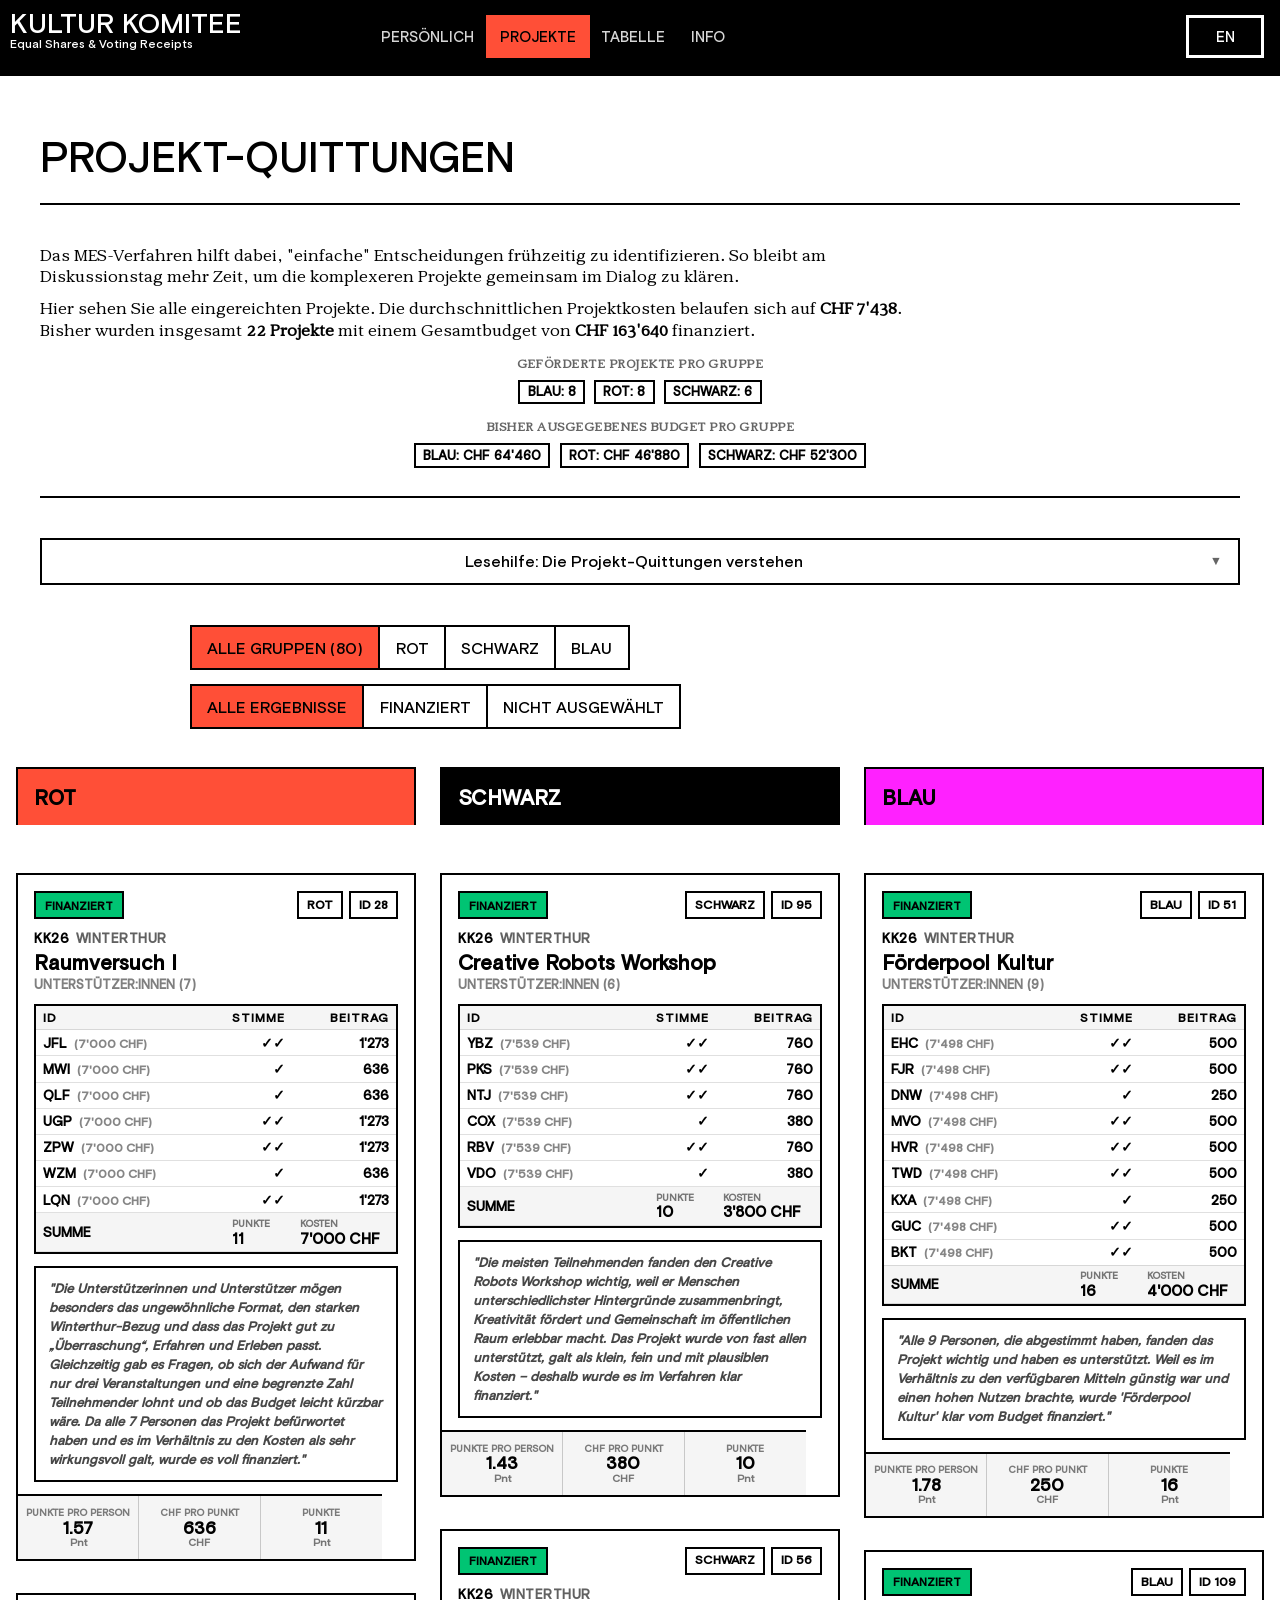
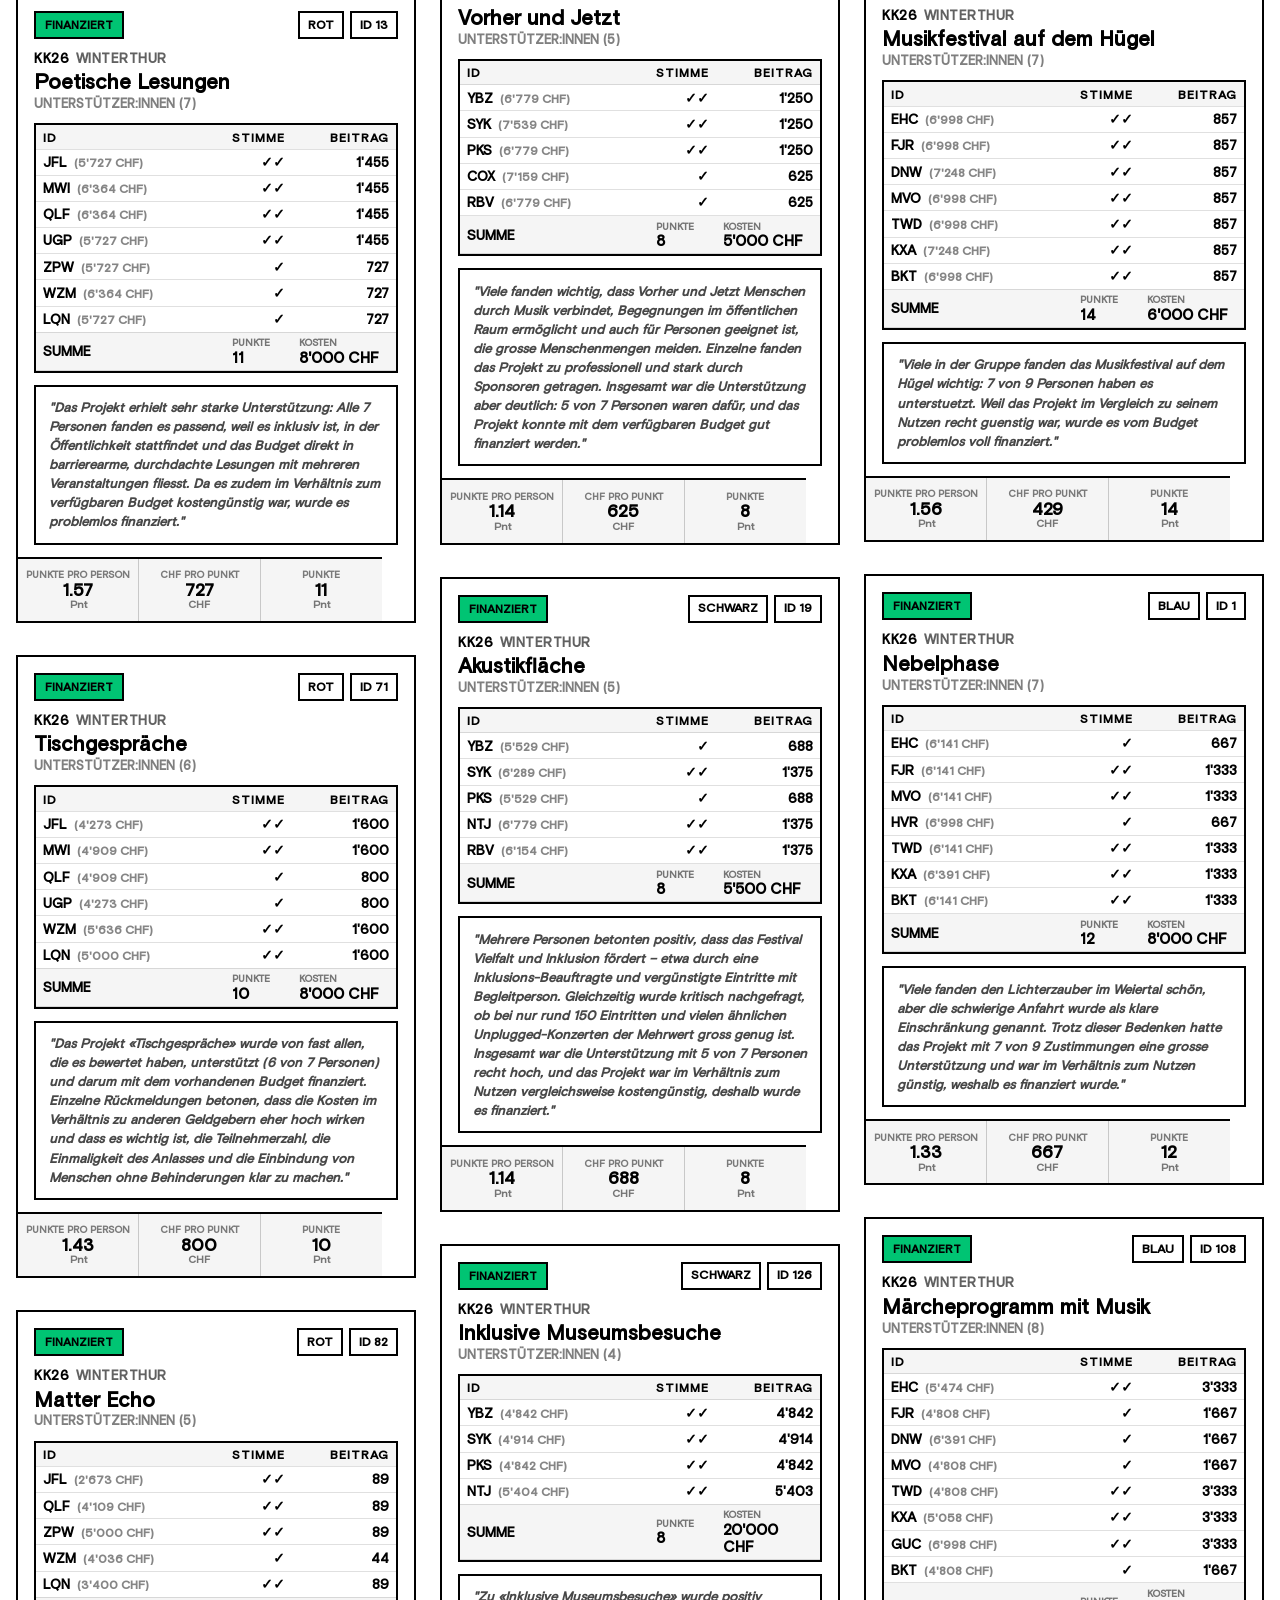
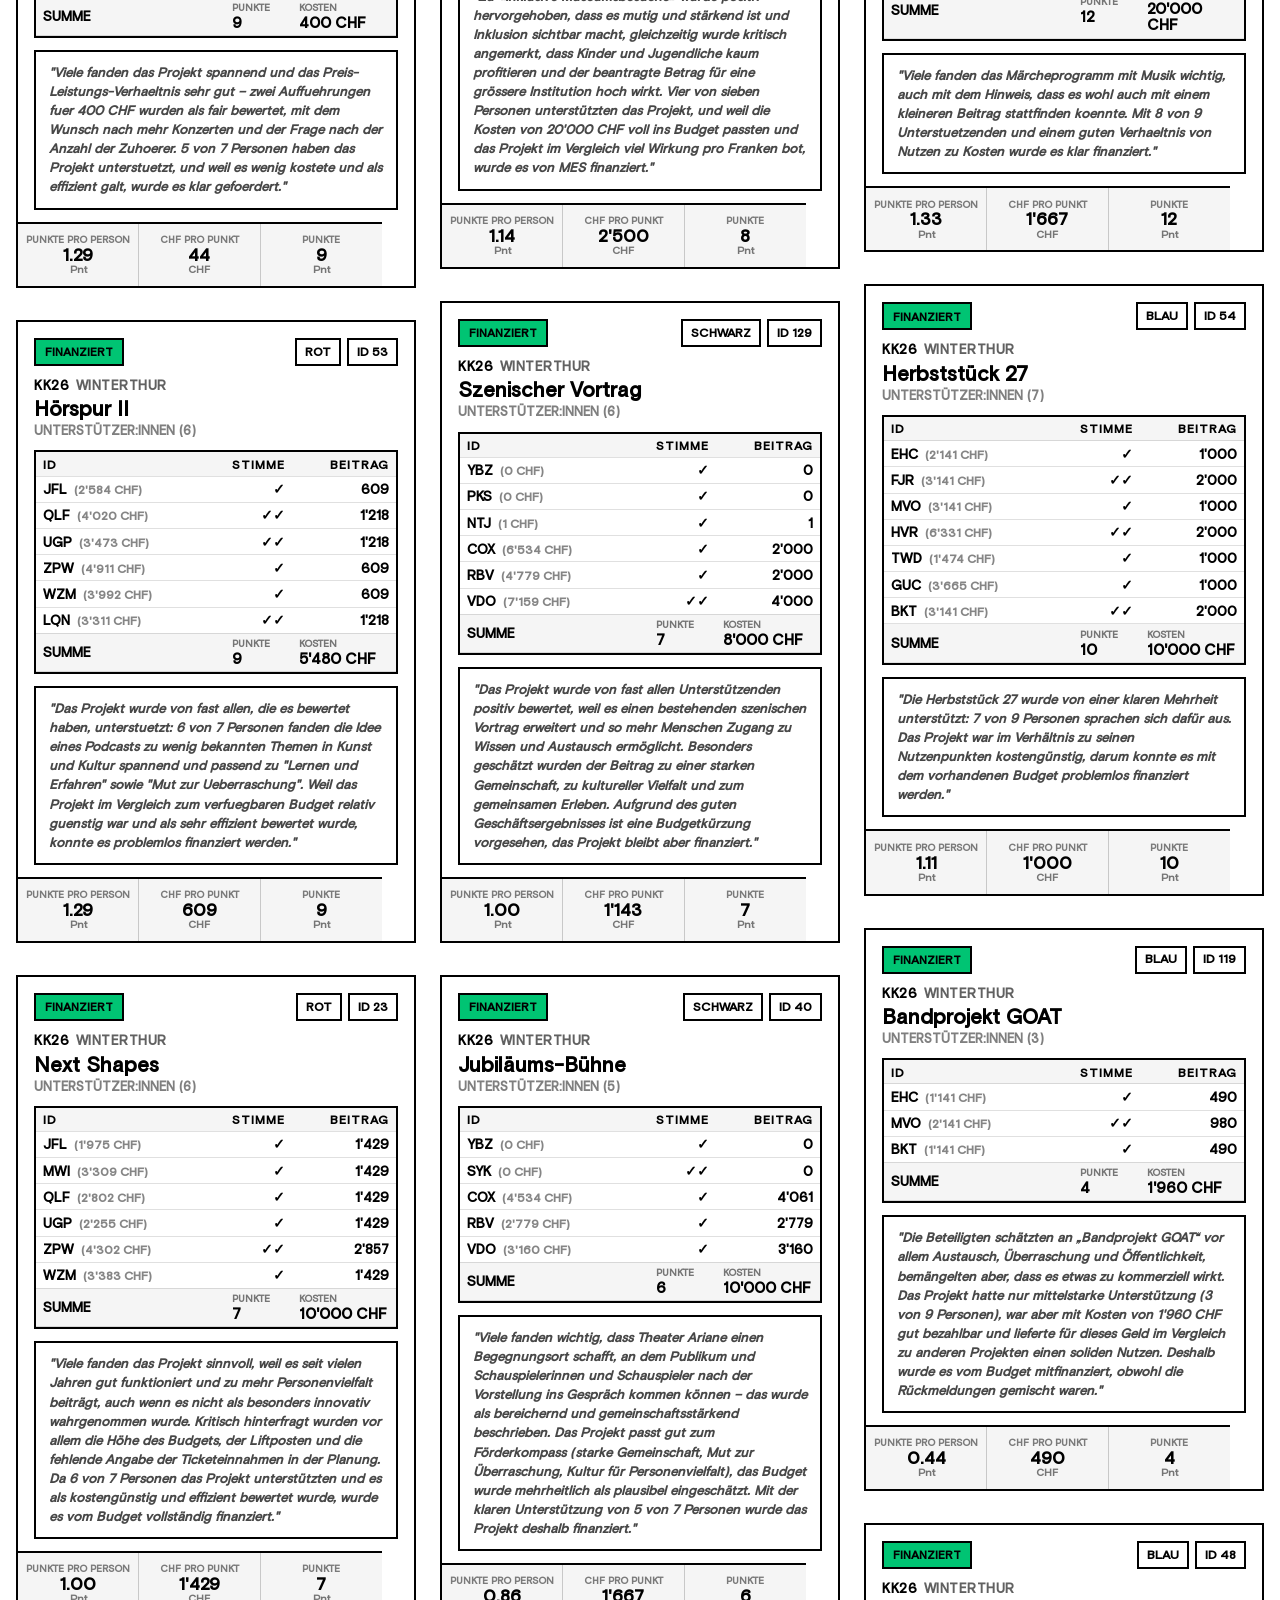
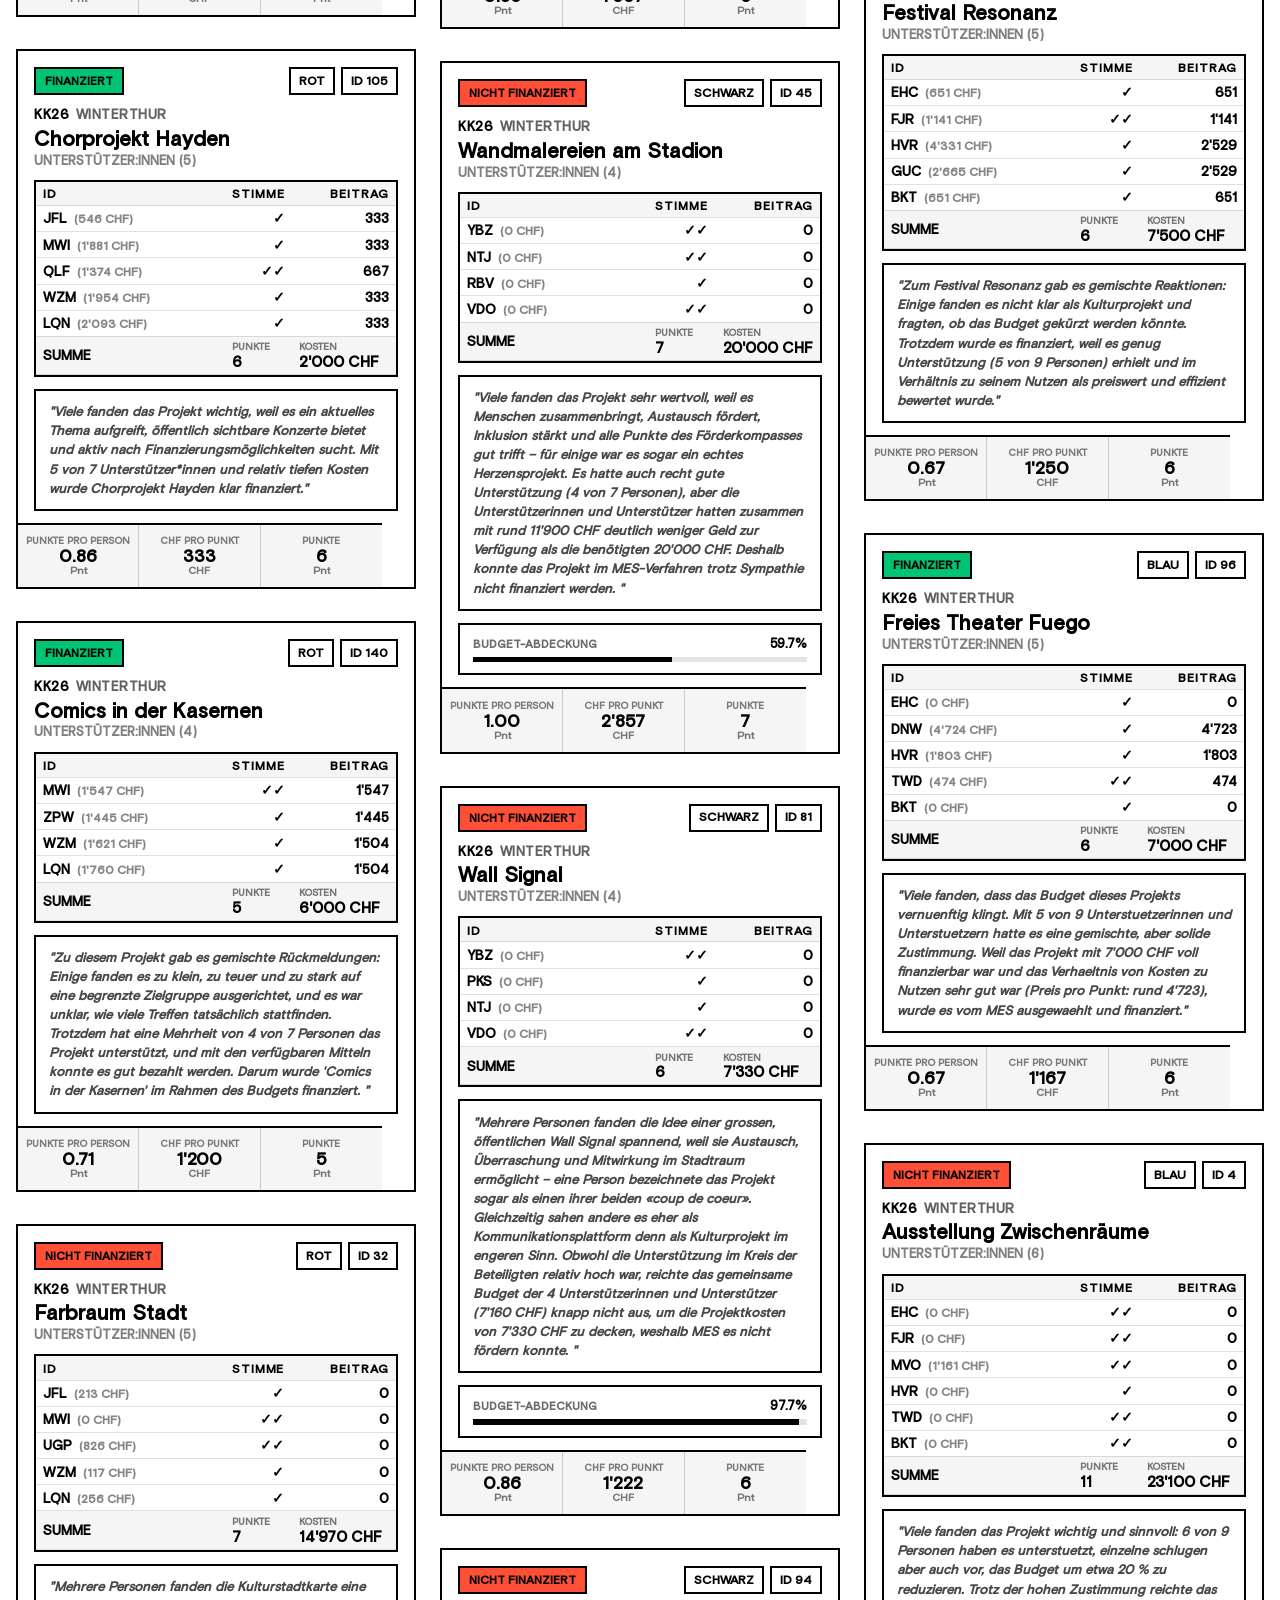
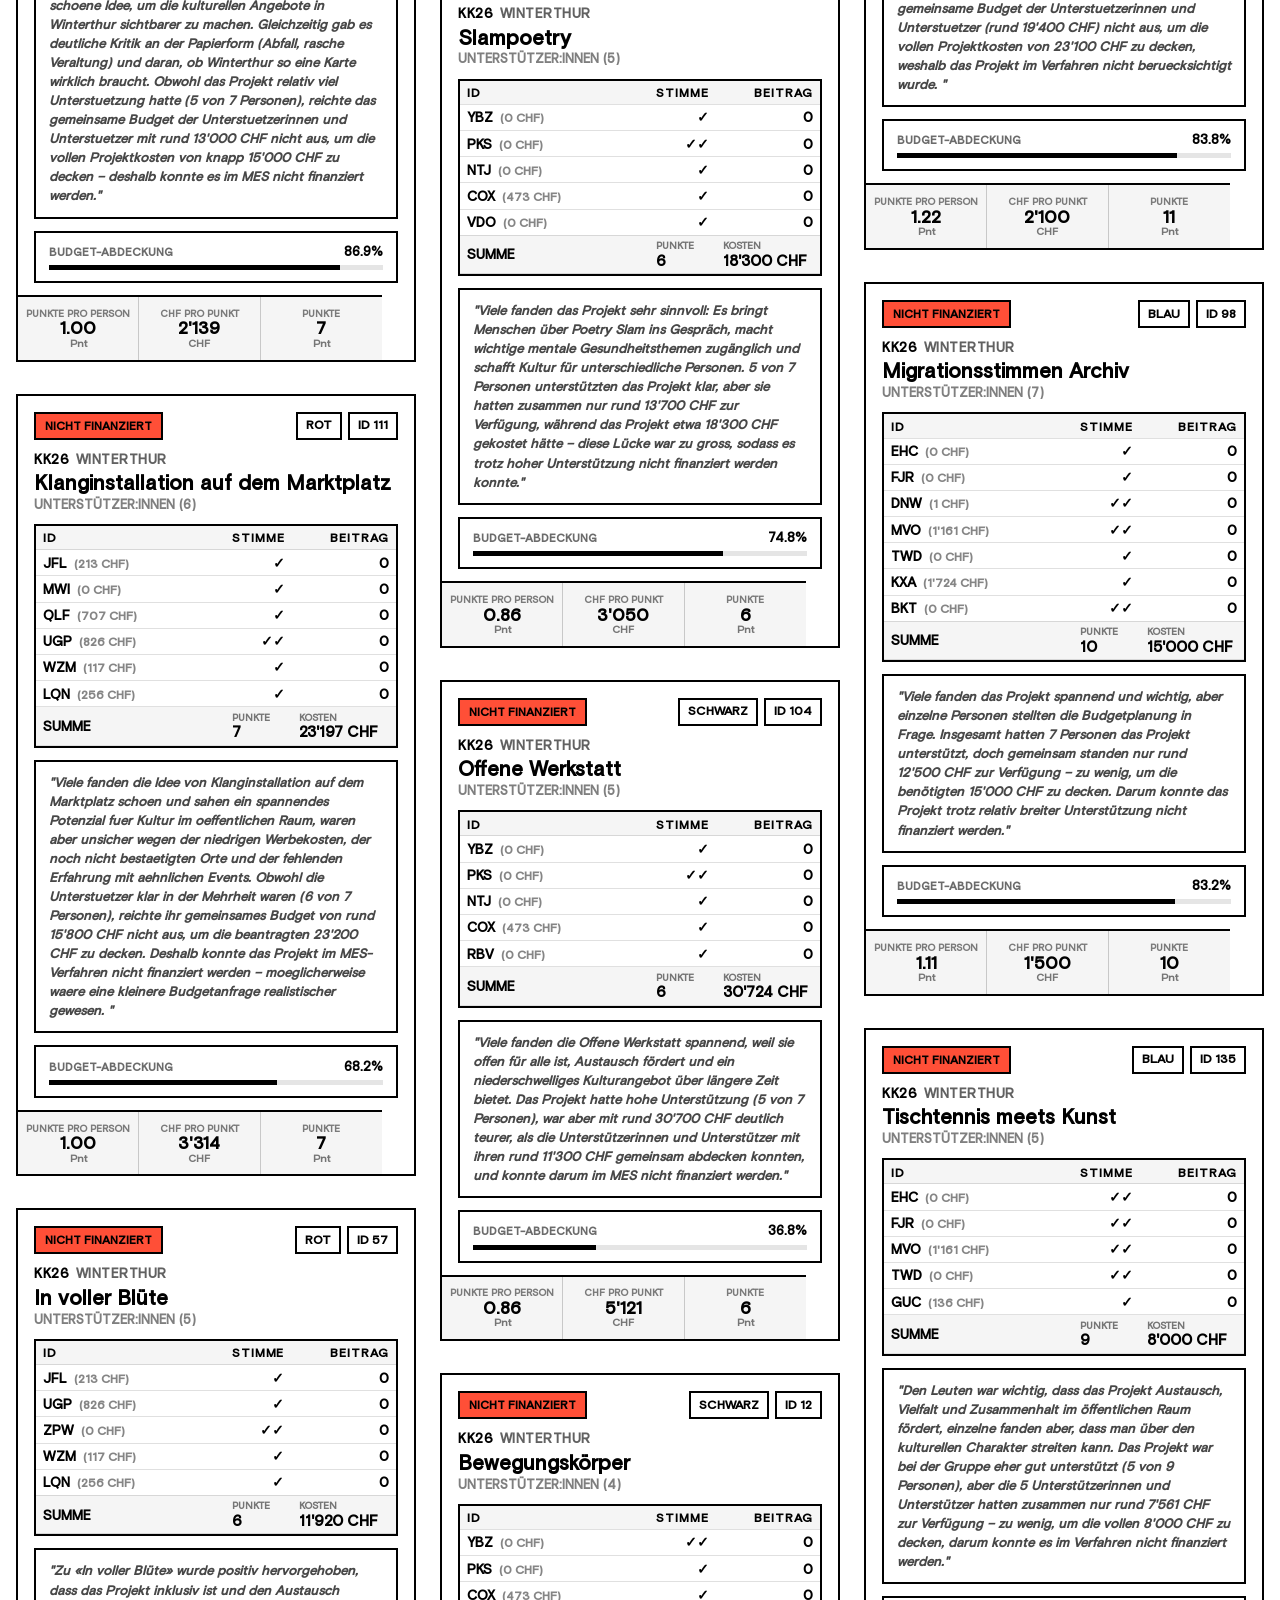
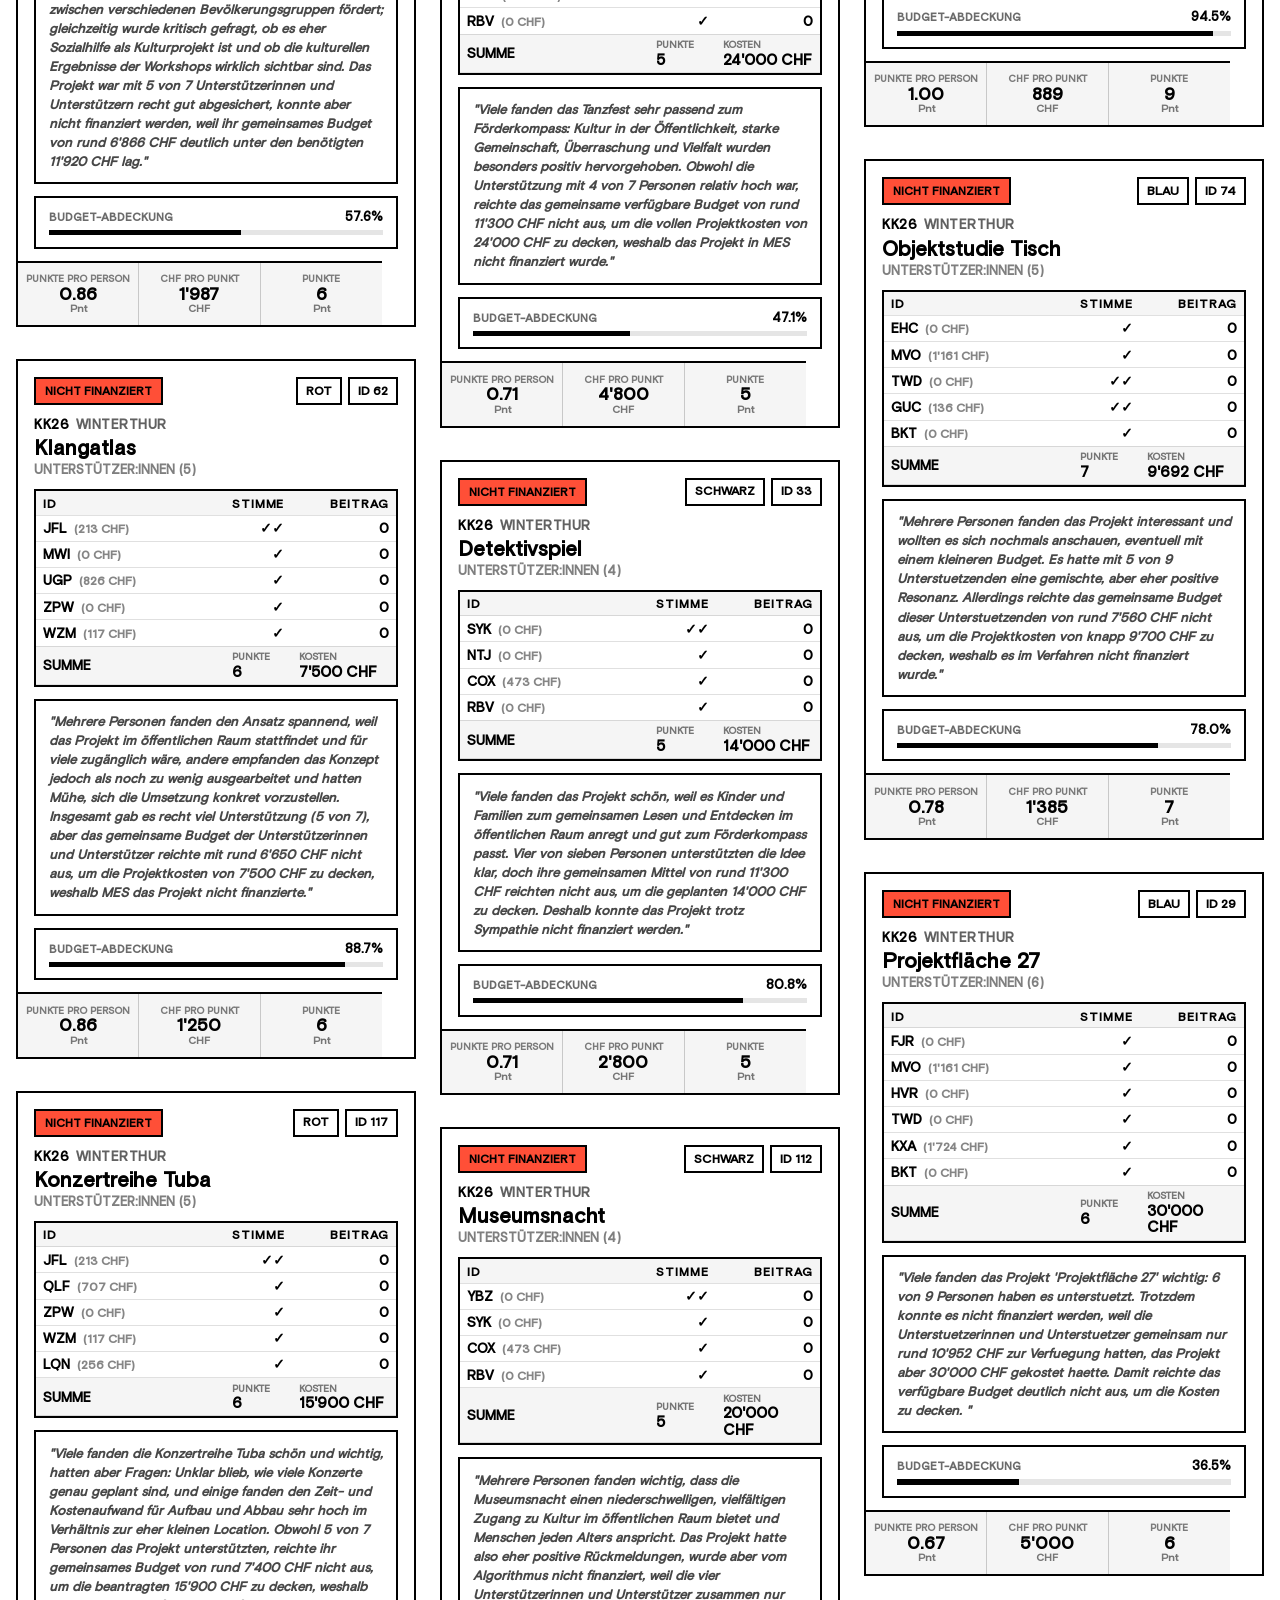
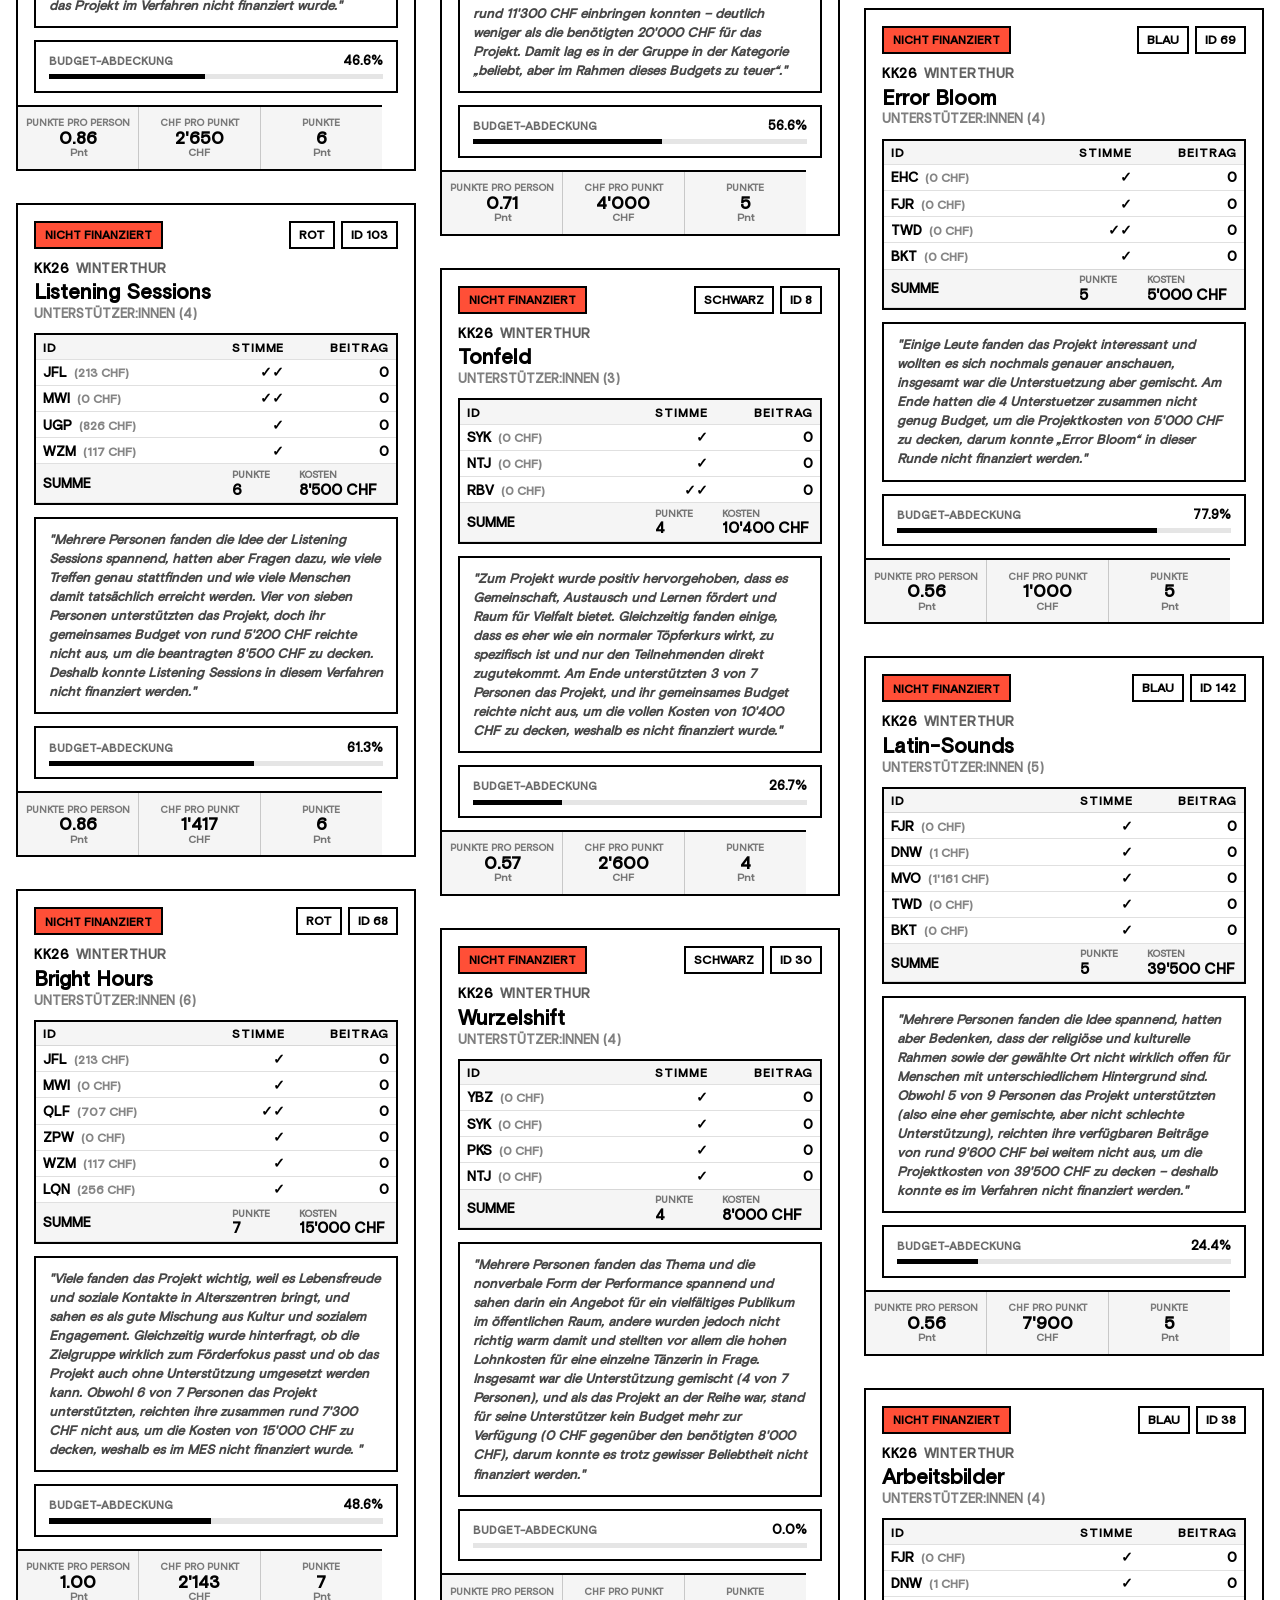
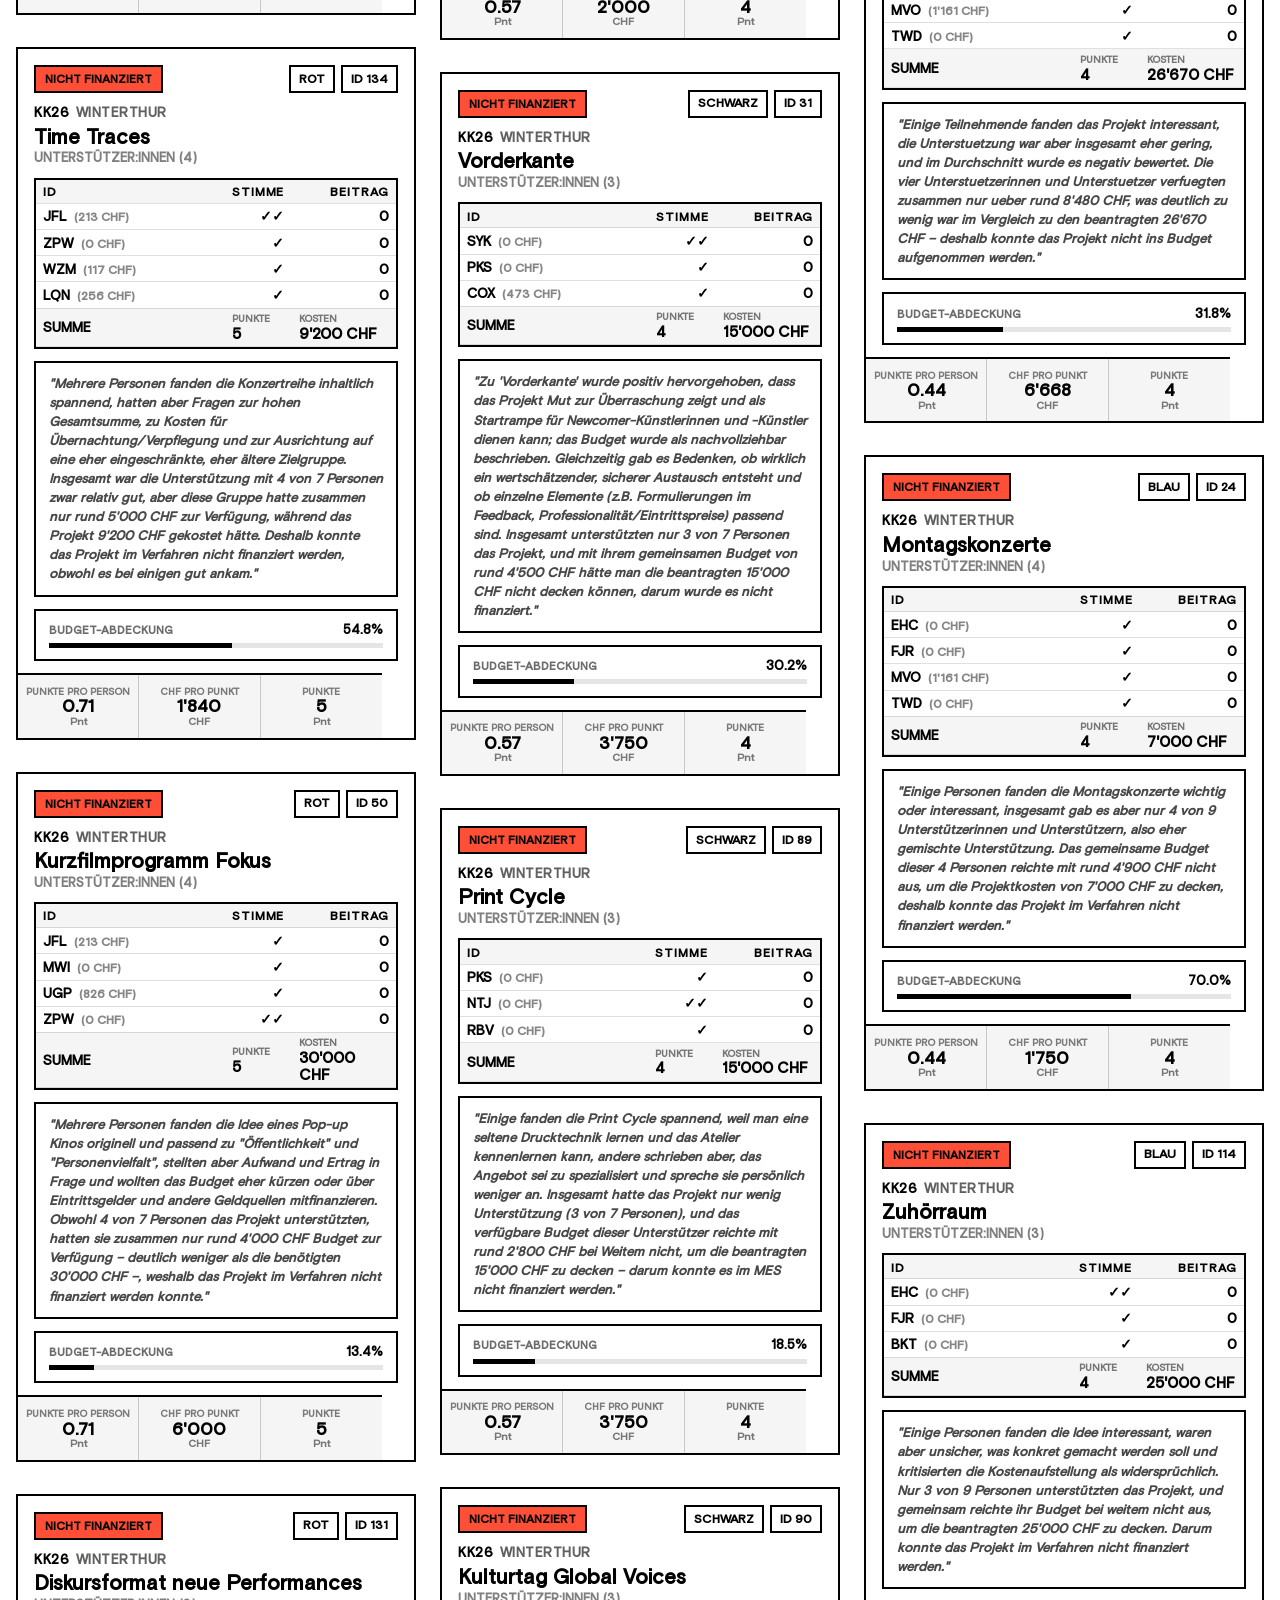
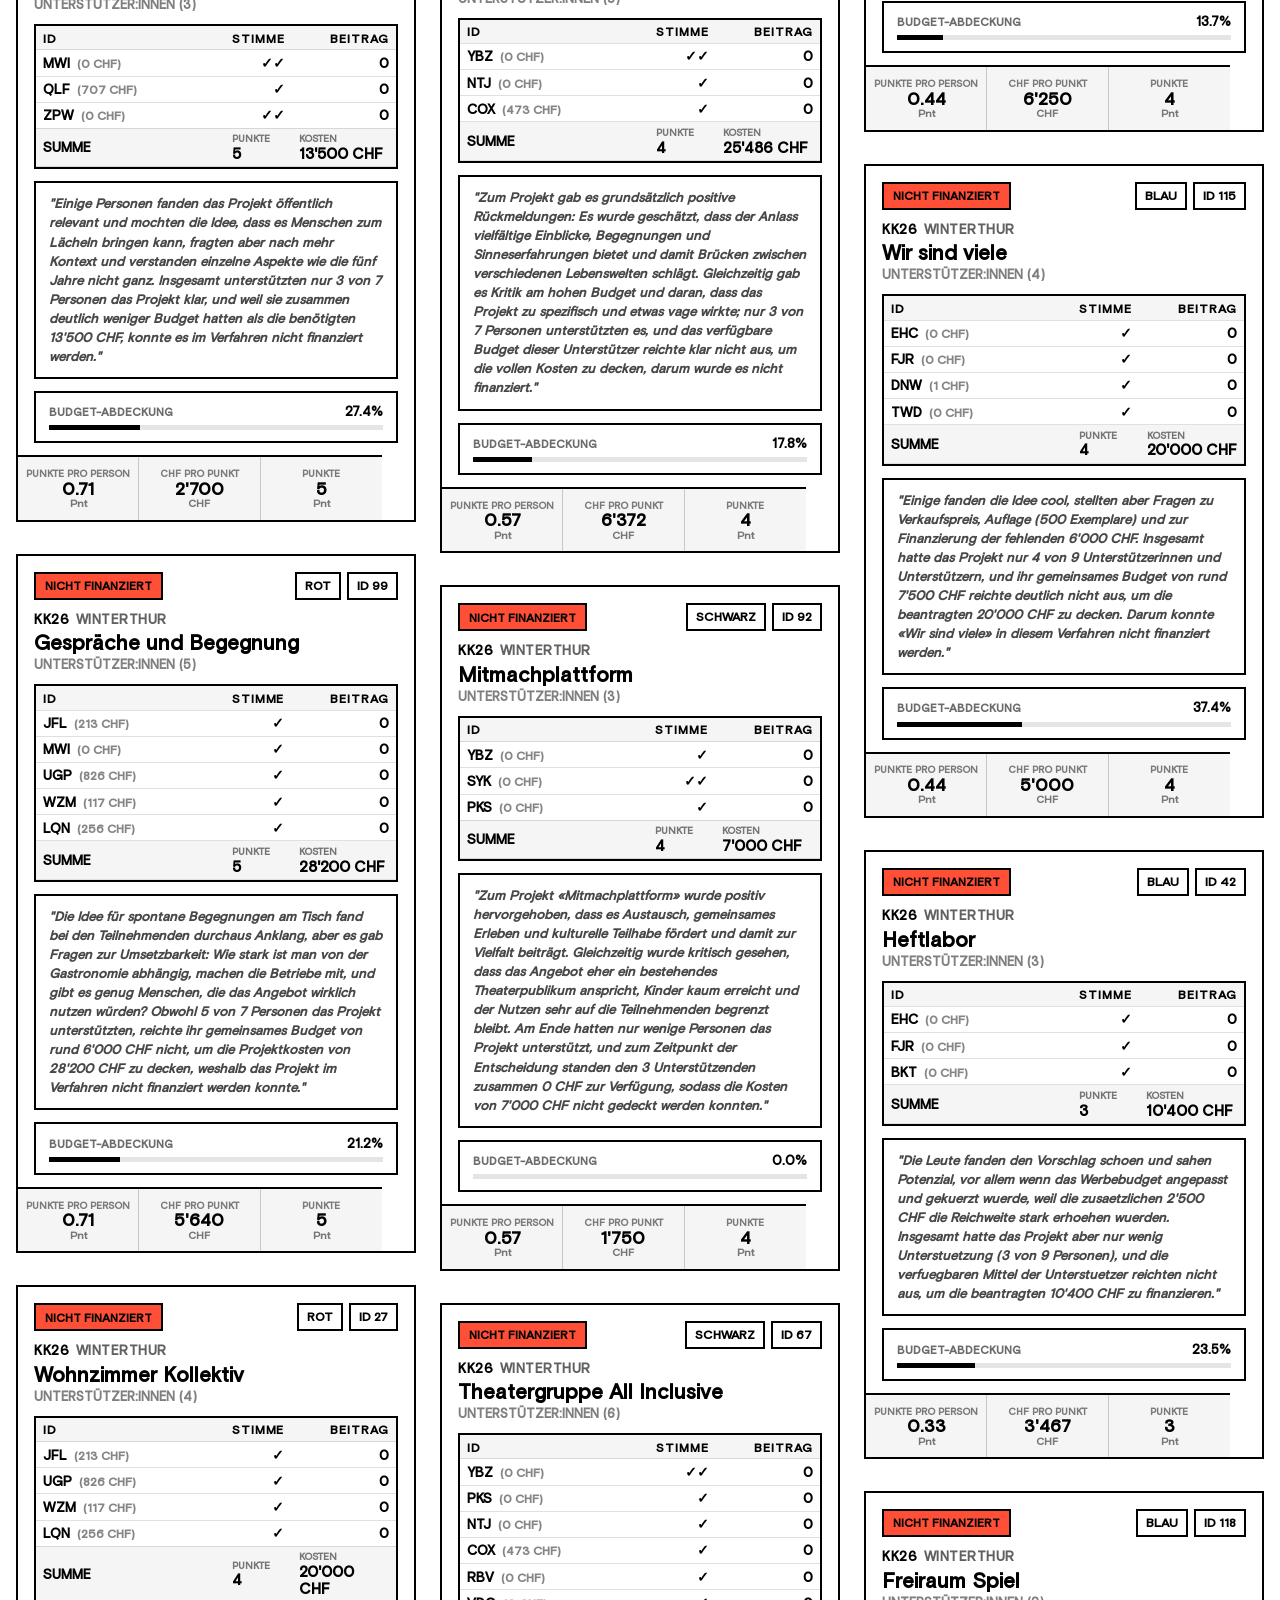
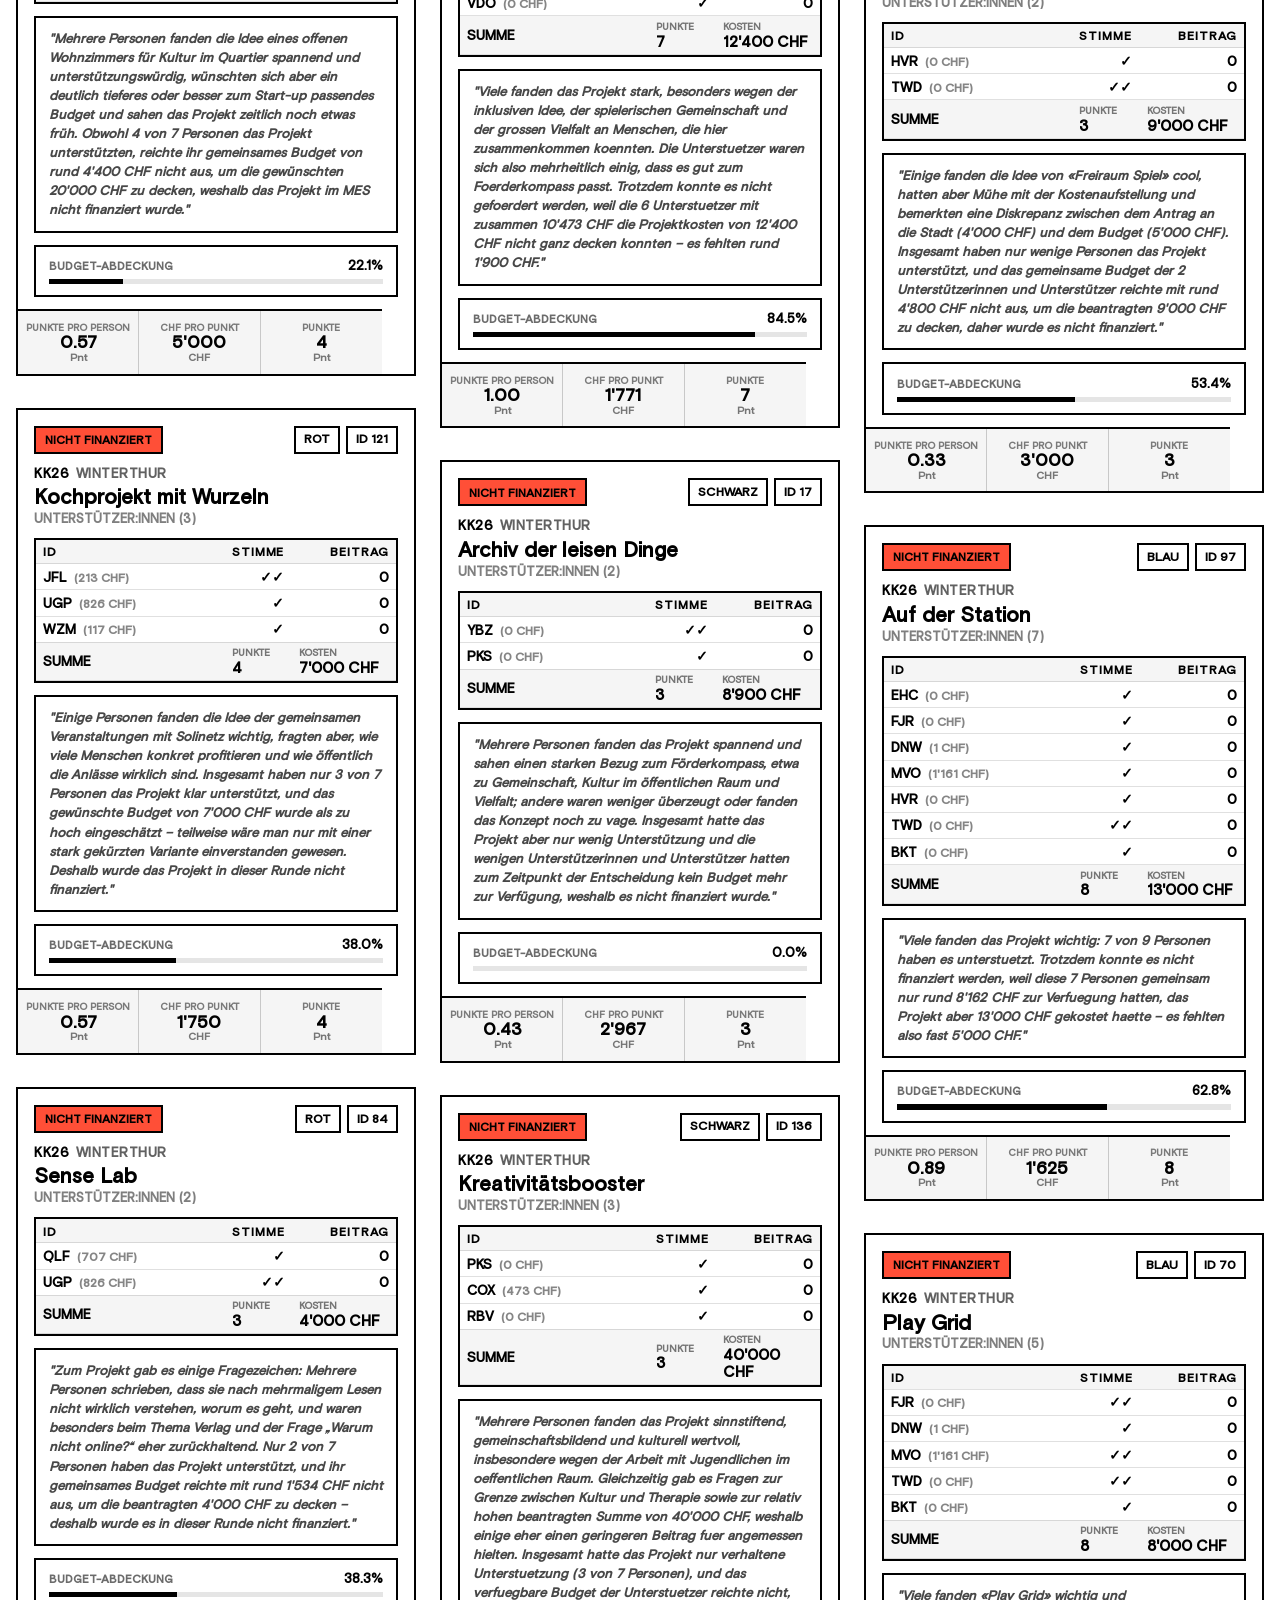
<file: projects.html>
<!DOCTYPE html>
<html lang="de">

<head>
    <meta charset="UTF-8">
    <meta name="viewport" content="width=device-width, initial-scale=1.0">
    <title>KK26 Projekt-Quittungen</title>
    <link rel="stylesheet" href="assets/css/common.css">
    <script src="assets/js/theme.js"></script>
    <script>initTheme();</script>
    <script src="assets/js/i18n.js"></script>
    <script src="assets/data/kk26-data.js?v=20260617-public-data-js"></script>
    <script src="assets/js/data-loader.js?v=20260617-public-data-js"></script>
    <style>
        /* Page-specific styles */




        .filter-bar {
            max-width: 900px;
            margin-left: auto;
            margin-right: auto;
        }

        .filter-bar.group-filters {
            margin-bottom: var(--spacing-sm);
        }

        .filter-bar.status-filters {
            margin-bottom: var(--spacing-xl);
        }

        .receipts-grid {
            display: grid;
            grid-template-columns: repeat(auto-fill, minmax(min(100%, 420px), 1fr));
            gap: 2rem;
            max-width: 1400px;
            margin: 0 auto;
            align-items: start;
        }

        .receipts-grid.all-groups-view {
            grid-template-columns: repeat(3, 1fr);
        }

        .group-column {
            display: grid;
            grid-template-columns: repeat(auto-fill, minmax(min(100%, 370px), 1fr));
            gap: 2rem;
            min-width: 0;
            transition: all 0.3s ease;
        }

        .receipts-grid.all-groups-view .group-column {
            display: flex;
            flex-direction: column;
        }

        @media (max-width: 1200px) {
            .receipts-grid.all-groups-view {
                grid-template-columns: 1fr;
                gap: 3rem;
            }

            .group-column {
                grid-template-columns: 1fr;
            }

            .column-header {
                font-size: 1.1rem;
                margin-bottom: 0.5rem;
                padding: 0.5rem;
            }
        }

        .column-header {
            font-family: var(--font-mono);
            font-size: var(--fs-md);
            font-weight: 800;
            text-align: center;
            padding: var(--spacing-sm);
            border-bottom: 2px solid var(--header-border);
            margin-bottom: var(--spacing-sm);
            letter-spacing: 0.2em;
            grid-column: 1 / -1;
        }

        .group-column.hidden {
            display: none;
        }

        .unfunded-explanation {
            background: rgba(0, 0, 0, 0.03);
            border: 1px dashed #ccc;
            padding: 1rem;
            margin-top: 1rem;
            border-radius: 4px;
        }

        .reason-title {
            font-family: var(--font-mono);
            font-size: 0.85rem;
            font-weight: 800;
            color: #555;
            margin-bottom: 0.5rem;
            text-decoration: underline;
        }

        .reason-text {
            font-size: 0.75rem;
            line-height: 1.4;
            color: #666;
            font-style: italic;
        }


        .logo-line {
            display: flex;
            align-items: center;
            justify-content: center;
            gap: 0.7rem;
            margin-bottom: 0.3rem;
        }

        .logo {
            font-size: 2rem;
            font-weight: 800;
            letter-spacing: 0.15em;
            color: #111;
        }

        .subtitle {
            font-size: var(--fs-xs);
            font-weight: 500;
            color: #555;
            letter-spacing: 0.06em;
        }

        .subtitle.light {
            color: #888;
            font-size: var(--fs-xs);
        }

        .receipt-date {
            font-size: var(--fs-xs);
            color: #999;
            margin-top: 0.2rem;
        }

        .project-info {
            text-align: left;
            margin-bottom: 0.4rem;
            padding-left: 0.1rem;
        }

        .project-title {
            font-size: var(--fs-lg);
            font-weight: 800;
            line-height: 1.15;
            color: #111;
            margin-bottom: 0.1rem;
        }

        .project-meta {
            font-size: var(--fs-xs);
            font-weight: 500;
            color: #666;
        }

        .items-table {
            width: 100%;
            border-collapse: collapse;
            font-size: var(--fs-sm);
        }

        .items-table th {
            font-size: var(--fs-xs);
            font-weight: 700;
            color: #999;
            text-align: left;
            padding: 0.2rem 0;
            letter-spacing: 0.08em;
            border-bottom: 1px solid #d5d0c5;
        }

        .th-vote,
        .th-amount {
            text-align: right !important;
        }

        .item-row td {
            padding: 0.3rem 0;
            vertical-align: top;
        }

        .total-row {
            display: flex;
            justify-content: space-between;
            font-size: var(--fs-sm);
            padding: 0.2rem 0;
            color: #555;
            font-weight: 500;
        }

        .total-row.grand {
            font-size: var(--fs-md);
            font-weight: 800;
            color: #111;
            padding: 0.25rem 0;
        }

        .receipt-footer {
            text-align: center;
            padding-top: 0.3rem;
        }

        .footer-line {
            font-size: var(--fs-xs);
            font-weight: 500;
            color: #999;
            letter-spacing: 0.03em;
            margin-bottom: 0.1rem;
        }

        .barcode {
            font-size: var(--fs-lg);
            letter-spacing: 0.08em;
            color: #c5c0b5;
            margin-top: var(--spacing-xs);
        }

        .status-badge {
            position: absolute;
            top: var(--spacing-xs);
            right: var(--spacing-xs);
            padding: 0.35rem 0.8rem;
            border-radius: 4px;
            font-size: var(--fs-xs);
            font-weight: 800;
            letter-spacing: 0.05em;
            text-transform: uppercase;
            z-index: 10;
        }

        .status-badge.funded {
            background: #27ae60;
            color: #fff;
        }

        .status-badge.unfunded {
            background: #999;
            color: #fff;
        }

        .status-stamp {
            position: absolute;
            top: 50%;
            left: 50%;
            transform: translate(-50%, -50%) rotate(-15deg);
            font-size: 4.5rem;
            font-weight: 900;
            opacity: 0.06;
            pointer-events: none;
            z-index: 5;
            white-space: nowrap;
            text-transform: uppercase;
            border: 8px solid;
            padding: 0.5rem 1.5rem;
            border-radius: 12px;
        }

        .status-stamp.funded {
            color: #27ae60;
            border: none;
            font-size: 8rem;
            opacity: 0.1;
        }

        .status-stamp.unfunded {
            color: #888;
            border: none;
            font-size: 8rem;
            opacity: 0.1;
        }

        .unfunded-explanation {
            background: rgba(0, 0, 0, 0.03);
            border: 1px solid #ccc;
            padding: var(--spacing-sm);
            border-radius: 4px;
            margin: var(--spacing-sm) 0;
            text-align: center;
        }

        .reason-title {
            font-size: var(--fs-sm);
            font-weight: 800;
            color: #444;
            letter-spacing: 0.05em;
            margin-bottom: var(--spacing-xs);
        }

        .reason-text {
            font-size: var(--fs-xs);
            color: #666;
            line-height: 1.4;
        }

        @media print {
            @page {
                margin: 0.7cm;
            }

            * {
                -webkit-print-color-adjust: exact !important;
                print-color-adjust: exact !important;
            }

            .page-header,
            .filter-bar,
            .intro-section,
            .intro-dropdown,
            #tech-info,
            .column-header,
            .nav-toggle,
            .theme-toggle,
            footer {
                display: none !important;
            }

            body {
                margin: 0;
                padding: 0;
                background: white !important;
            }

            .receipts-grid {
                display: block !important;
                padding: 0.15cm 0.2cm 0.2cm !important;
                background: white !important;
            }

            .group-column {
                display: grid !important;
                grid-template-columns: repeat(2, minmax(0, 1fr)) !important;
                gap: 0.9rem !important;
                align-items: start !important;
                page-break-before: always;
                break-before: page;
                margin: 0 !important;
                background: white !important;
            }

            .receipts-grid.all-groups-view .group-column {
                display: grid !important;
                grid-template-columns: repeat(2, minmax(0, 1fr)) !important;
                gap: 0.9rem !important;
                align-items: start !important;
                page-break-before: always;
                break-before: page;
                margin: 0 !important;
            }

            .group-column:first-child,
            .receipts-grid.all-groups-view .group-column:first-child {
                page-break-before: avoid !important;
                break-before: auto !important;
            }

            .receipt {
                page-break-inside: avoid;
                margin: 0;
                break-inside: avoid;
                transform: none !important;
                filter: none !important;
                box-shadow: none !important;
                background: transparent !important;
            }

            .receipt-body {
                box-shadow: none !important;
                border: none !important;
                background: white !important;
            }

            .receipt-edge {
                display: none !important;
            }

            .receipt-modern {
                background: #fff !important;
                box-shadow: none !important;
                filter: none !important;
                border: 1px solid rgba(0, 0, 0, 0.08) !important;
                isolation: isolate !important;
                overflow: hidden !important;
            }

            .receipt-content,
            .reasoning-box,
            .rejection-box,
            .project-bottom-bar,
            .project-bottom-metric,
            .project-bottom-metric-primary {
                box-shadow: none !important;
                background-image: none !important;
            }

            .status-modern-banner {
                box-shadow: none !important;
            }

            .receipt-content,
            .items-table,
            .items-table thead,
            .items-table tbody,
            .items-table tr,
            .items-table th,
            .items-table td {
                background: #fff !important;
            }

            .receipt-modern.funded .reasoning-box {
                background: #eef8f9 !important;
                border-color: #d2eaed !important;
            }

            .receipt-modern.funded .project-bottom-bar {
                background: #eef8f9 !important;
                border-top-color: #d2eaed !important;
            }

            .receipt-modern.funded .project-bottom-metric-primary {
                background: #eef3f8 !important;
                border-color: #cdd8e4 !important;
            }

            .receipt-modern.unfunded .rejection-box {
                background: #fdf0f0 !important;
            }

            .receipt-modern .receipt-top-meta > span:last-child {
                background: #f1f4f7 !important;
            }

            /* Make sections more compact */
            .rejection-box {
                padding: 0.4rem 0.6rem !important;
                margin-bottom: 0.4rem !important;
            }

            .reasoning-box {
                padding: 0.5rem 0.65rem !important;
                margin-bottom: 0.4rem !important;
            }

            .project-bottom-bar {
                padding: 0.4rem 0.8rem !important;
            }

            .project-bottom-metric span {
                font-size: 0.6rem !important;
            }

            .project-bottom-metric div {
                font-size: 0.9rem !important;
            }

            .project-bottom-metric-primary span {
                font-size: 0.62rem !important;
            }

            .project-bottom-metric-primary div {
                font-size: 1.1rem !important;
            }
        }

        @media (max-width: 1100px) {
            .receipts-grid {
                grid-template-columns: 1fr;
                gap: var(--spacing-sm);
            }

            .group-column {
                gap: var(--spacing-sm);
            }
        }

        @media (max-width: 700px) {
            .receipts-grid.all-groups-view {
                grid-template-columns: 1fr !important;
                gap: 1.25rem !important;
            }

            .group-column {
                grid-template-columns: 1fr !important;
                gap: 1.25rem !important;
            }

            .receipt-header-modern {
                flex-direction: column !important;
                gap: 0.55rem !important;
            }

            .receipt-brand-line {
                padding-top: 0.7rem !important;
            }

            .receipt-top-meta {
                width: 100%;
                justify-content: flex-start !important;
            }

            .project-title {
                font-size: 1.2rem !important;
                line-height: 1.2 !important;
            }

            .supporter-budget-note {
                display: none;
            }

            .project-bottom-bar {
                flex-wrap: wrap !important;
                justify-content: space-between !important;
                gap: 0.6rem !important;
                padding: 0.65rem 0.9rem !important;
                margin-left: -0.9rem !important;
                margin-right: -0.9rem !important;
            }

            .project-bottom-metric {
                min-width: calc(50% - 0.4rem);
            }

            .receipt-content {
                padding-left: 0.9rem !important;
                padding-right: 0.9rem !important;
            }
        }

        .receipt-modern.project-card {
            background: #ffffff !important;
            border: 2px solid #000000 !important;
            border-left: 2px solid #000000 !important;
            border-top: 2px solid #000000 !important;
            border-radius: 0 !important;
            box-shadow: none !important;
            color: #000000 !important;
            overflow: hidden !important;
            font-family: var(--font-main) !important;
        }

        .receipt-modern.project-card.funded,
        .receipt-modern.project-card.unfunded {
            border-left: 2px solid #000000 !important;
        }

        .receipt-modern.project-card .receipt-content.project-card-content {
            display: grid !important;
            gap: 0.75rem !important;
            padding: 1rem !important;
        }

        .project-card-topline,
        .project-card-header,
        .project-bottom-bar,
        .budget-coverage-topline {
            width: 100%;
        }

        .project-card-topline {
            display: flex;
            align-items: flex-start;
            justify-content: space-between;
            gap: 0.75rem;
        }

        .project-card-status {
            display: inline-flex;
            align-items: center;
            min-height: 1.75rem;
            padding: 0.3rem 0.55rem;
            background: #000000;
            border: 2px solid #000000;
            color: #ffffff;
            font-family: var(--font-main);
            font-size: 0.74rem;
            font-weight: 700;
            line-height: 1;
            text-transform: uppercase;
            white-space: nowrap;
        }

        .receipt-modern.project-card.funded .project-card-status {
            background: var(--accent-green);
            color: #000000;
        }

        .receipt-modern.project-card.unfunded .project-card-status {
            background: var(--accent-red);
            color: #000000;
        }

        .receipt-modern.project-card .receipt-top-meta {
            display: flex !important;
            justify-content: flex-end !important;
            align-items: center !important;
            gap: 0.38rem !important;
            flex-wrap: wrap !important;
        }

        .receipt-modern.project-card .group-pill,
        .receipt-modern.project-card .project-id-pill {
            display: inline-flex !important;
            align-items: center !important;
            min-height: 1.75rem !important;
            padding: 0.3rem 0.5rem !important;
            background: #ffffff !important;
            border: 2px solid #000000 !important;
            border-radius: 0 !important;
            box-shadow: none !important;
            color: #000000 !important;
            font-family: var(--font-main) !important;
            font-size: 0.78rem !important;
            font-weight: 700 !important;
            letter-spacing: 0 !important;
            line-height: 1 !important;
        }

        .receipt-modern.project-card .project-card-header {
            display: grid;
            gap: 0.22rem;
        }

        .receipt-modern.project-card .receipt-brand-line {
            display: flex !important;
            align-items: center !important;
            gap: 0.4rem !important;
            padding: 0 !important;
        }

        .receipt-modern.project-card .logo-small,
        .receipt-modern.project-card .subtitle-small {
            color: #000000 !important;
            font-family: var(--font-main) !important;
            font-size: 0.84rem !important;
            font-weight: 700 !important;
            letter-spacing: 0.04em !important;
            text-transform: uppercase !important;
        }

        .receipt-modern.project-card .subtitle-small {
            color: rgba(0, 0, 0, 0.62) !important;
            font-weight: 600 !important;
        }

        .receipt-modern.project-card .project-title {
            color: #000000 !important;
            font-family: var(--font-main) !important;
            font-size: 1.3rem !important;
            font-weight: 700 !important;
            line-height: 1.08 !important;
            margin: 0 !important;
            overflow-wrap: anywhere;
        }

        .project-supporter-count {
            color: rgba(0, 0, 0, 0.5);
            font-family: var(--font-main);
            font-size: 0.8rem;
            font-weight: 700;
            text-transform: uppercase;
        }

        .supporter-table-frame {
            border: 2px solid #000000;
            overflow: hidden;
        }

        .receipt-modern.project-card .project-supporters-table {
            width: 100% !important;
            background: #ffffff !important;
            border-collapse: collapse !important;
            font-family: var(--font-main) !important;
            font-size: 0.86rem !important;
        }

        .receipt-modern.project-card .project-supporters-table th,
        .receipt-modern.project-card .project-supporters-table td {
            border-bottom: 1px solid rgba(0, 0, 0, 0.12) !important;
            color: #000000 !important;
            padding: 0.28rem 0.45rem !important;
            vertical-align: middle;
        }

        .receipt-modern.project-card .project-supporters-table th {
            background: #f5f5f5 !important;
            font-size: 0.76rem !important;
            font-weight: 700 !important;
            text-align: left;
            text-transform: uppercase;
        }

        .supporter-id-col {
            width: 55%;
        }

        .supporter-vote-col {
            width: 15%;
            text-align: right !important;
        }

        .supporter-amount-col {
            width: 30%;
            text-align: right !important;
        }

        .receipt-modern.project-card .project-supporter-row .item-title {
            font-weight: 700;
            overflow: hidden;
            text-overflow: ellipsis;
            white-space: nowrap;
        }

        .supporter-budget {
            color: rgba(0, 0, 0, 0.48);
            font-size: 0.76rem;
            font-weight: 600;
            margin-left: 0.18rem;
        }

        .receipt-modern.project-card .project-supporter-row .item-vote,
        .receipt-modern.project-card .project-supporter-row .item-amount {
            text-align: right;
            font-weight: 700;
            white-space: nowrap;
        }

        .receipt-modern.project-card .supporter-total-row {
            background: #f5f5f5 !important;
        }

        .receipt-modern.project-card .supporter-total-row td {
            font-weight: 700;
            text-transform: uppercase;
        }

        .supporter-total-row span {
            display: block;
            color: rgba(0, 0, 0, 0.52);
            font-size: 0.62rem;
            font-weight: 700;
        }

        .supporter-total-row strong {
            display: block;
            font-size: 0.95rem;
            line-height: 1.1;
        }

        .receipt-modern.project-card .reasoning-box,
        .receipt-modern.project-card .rejection-box {
            background: #ffffff !important;
            border: 2px solid #000000 !important;
            border-left: 2px solid #000000 !important;
            border-radius: 0 !important;
            box-shadow: none !important;
            margin: 0 !important;
            padding: 0.7rem 0.8rem !important;
        }

        .receipt-modern.project-card .reasoning-box p {
            color: rgba(0, 0, 0, 0.72);
            font-size: 0.82rem;
            font-style: italic;
            font-weight: 600;
            line-height: 1.45;
            margin: 0;
        }

        .budget-coverage-topline {
            display: flex;
            align-items: center;
            justify-content: space-between;
            gap: 1rem;
            color: rgba(0, 0, 0, 0.58);
            font-size: 0.72rem;
            font-weight: 700;
            text-transform: uppercase;
        }

        .budget-coverage-topline strong {
            color: #000000;
            font-size: 0.82rem;
        }

        .budget-coverage-track {
            height: 0.32rem;
            margin-top: 0.35rem;
            background: rgba(0, 0, 0, 0.1);
            overflow: hidden;
        }

        .budget-coverage-fill {
            width: var(--coverage);
            height: 100%;
            background: #000000;
        }

        .receipt-modern.project-card .project-bottom-bar {
            display: grid !important;
            grid-template-columns: repeat(3, minmax(0, 1fr)) !important;
            gap: 0 !important;
            margin: 0 -1rem -1rem !important;
            padding: 0 !important;
            background: #f5f5f5 !important;
            border: 0 !important;
            border-top: 2px solid #000000 !important;
            border-radius: 0 !important;
        }

        .receipt-modern.project-card .project-bottom-metric,
        .receipt-modern.project-card .project-bottom-metric-primary {
            display: grid !important;
            align-content: center !important;
            justify-items: center !important;
            min-width: 0 !important;
            min-height: 3.9rem !important;
            padding: 0.55rem 0.45rem !important;
            background: transparent !important;
            border: 0 !important;
            border-right: 1px solid rgba(0, 0, 0, 0.18) !important;
            border-radius: 0 !important;
            box-shadow: none !important;
            color: #000000 !important;
            text-align: center !important;
        }

        .receipt-modern.project-card .project-bottom-metric:last-child {
            border-right: 0 !important;
        }

        .receipt-modern.project-card .project-bottom-metric span {
            color: rgba(0, 0, 0, 0.5) !important;
            font-family: var(--font-main) !important;
            font-size: 0.62rem !important;
            font-weight: 700 !important;
            letter-spacing: 0 !important;
            text-transform: uppercase !important;
        }

        .receipt-modern.project-card .project-bottom-metric strong {
            color: #000000 !important;
            font-family: var(--font-main) !important;
            font-size: 1.08rem !important;
            font-weight: 700 !important;
            line-height: 1 !important;
        }

        .receipt-modern.project-card .project-bottom-metric small {
            color: rgba(0, 0, 0, 0.52);
            font-size: 0.65rem;
            font-weight: 600;
        }

        @media (max-width: 700px) {
            .receipt-modern.project-card .receipt-content.project-card-content {
                padding: 0.85rem !important;
            }

            .project-card-topline {
                align-items: center;
            }

            .receipt-modern.project-card .receipt-top-meta {
                justify-content: flex-end !important;
            }

            .receipt-modern.project-card .project-bottom-bar {
                grid-template-columns: 1fr !important;
                margin: 0 -0.85rem -0.85rem !important;
            }

            .receipt-modern.project-card .project-bottom-metric {
                border-right: 0 !important;
                border-bottom: 1px solid rgba(0, 0, 0, 0.18) !important;
            }

            .receipt-modern.project-card .project-bottom-metric:last-child {
                border-bottom: 0 !important;
            }
        }
    </style>
</head>

<body data-i18n-title="projects.title">
    <button class="theme-toggle" onclick="toggleTheme()" title="Design umschalten">
        <span class="icon-moon">🌙</span>
        <span class="icon-sun" style="display: none;">☀️</span>
    </button>

    <nav class="nav-toggle">
        <a href="index.html" class="nav-link" data-i18n="common.nav.personal">Persönlich</a>
        <a href="projects.html" class="nav-link active" data-i18n="common.nav.projects">Projekte</a>
        <a href="outcomes.html" class="nav-link" data-i18n="common.nav.outcomes">Tabelle</a>
        <a href="info.html" class="nav-link" data-i18n="common.nav.info">Info</a>
        <button type="button" class="nav-link language-switch" data-language-switch>EN</button>
    </nav>
    <div class="page-header">
        <a href="https://kulturkomitee.win/how-to/" class="brand-logo" aria-label="Zurück zur Kultur Komitee Website" data-i18n-attr="aria-label:common.brand.backAria">
            <span class="brand-logo-title">KULTUR KOMITEE</span>
            <span class="brand-logo-subtitle">Equal Shares &amp; Voting Receipts</span>
        </a>
        <h1 data-i18n="projects.h1">Projekt-Quittungen</h1>
    </div>

    <div class="intro-section" id="intro-text">
        <p data-i18n="common.loading">Laden der Daten...</p>
    </div>

    <details class="intro-dropdown" id="tech-info">
        <summary data-i18n="projects.help.summary">Lesehilfe: Die Projekt-Quittungen verstehen</summary>
        <div class="dropdown-content">
            <div class="tech-grid single-column">
                <div class="tech-item highlight-step">
                    <h4 data-i18n="projects.help.rank.title">Rang (Position in der Prüfung)</h4>
                    <p data-i18n-html="projects.help.rank.body">Der <strong>Rang</strong> zeigt die Reihenfolge, in der der MES-Algorithmus die Projekte geprüft hat. Niedrigerer Rang = früher betrachtet. Geförderte Projekte stehen immer vor nicht geförderten.</p>
                </div>
                <div class="tech-item highlight-step">
                    <h4 data-i18n="projects.help.points.title">Punkte</h4>
                    <p data-i18n-html="projects.help.points.body">Die <strong>Punkte</strong> zeigen die Summe aller Stimmen (Ja = 2 Punkte, Eher Ja = 1 Punkt). Je höher die Punktzahl, desto beliebter war das Projekt in der Gruppe.</p>
                </div>
                <div class="tech-item highlight-step">
                    <h4 data-i18n="projects.help.perPerson.title">Pro Person (durchschnittliche Kosten)</h4>
                    <p data-i18n-html="projects.help.perPerson.body">Diese Zahl zeigt, wie viel das Projekt pro Unterstützende/r kosten würde, wenn die <strong>Kosten</strong> gleichmässig aufgeteilt würden. Je niedriger, desto breiter verteilt sich die Last.</p>
                </div>
                <div class="tech-item highlight-step">
                    <h4 data-i18n="projects.help.cost.title">Kosten (Gesamtbudget des Projekts)</h4>
                    <p data-i18n-html="projects.help.cost.body">Die <strong>Kosten</strong> zeigen das beantragte Gesamtbudget in CHF. Bei geförderten Projekten wurde dieser Betrag bewilligt und von den Unterstützenden gemeinsam finanziert.</p>
                </div>
                <div class="tech-item highlight-step">
                    <h4 data-i18n="projects.help.supporters.title">Unterstützer:innen & Beiträge</h4>
                    <p data-i18n-html="projects.help.supporters.body">Die Tabelle listet alle Personen auf, die mit <strong>Ja</strong> oder <strong>Eher Ja</strong> gestimmt haben. Bei geförderten Projekten sehen Sie den individuellen <strong>Beitrag</strong> jeder Person – berechnet proportional zur Stimme und zum verfügbaren Budget.</p>
                </div>
                <div class="tech-item highlight-step">
                    <h4 data-i18n="projects.help.shortfall.title">Fehlbetrag (bei nicht geförderten Projekten)</h4>
                    <p data-i18n-html="projects.help.shortfall.body">Wenn ein Projekt <strong>NICHT FINANZIERT</strong> wurde, zeigt der <strong>Fehlbetrag</strong>, wie viel zusätzliches Budget die Unterstützenden gebraucht hätten. Das erklärt, warum das Projekt abgelehnt wurde.</p>
                </div>
                <div class="tech-item highlight-step">
                    <h4 data-i18n="projects.help.more.title">Mehr erfahren</h4>
                    <p data-i18n-html="projects.help.more.body">Ausführliche Informationen zum Method of Equal Shares Verfahren finden Sie auf <a href="https://equalshares.net/de/explanation/" target="_blank" rel="noopener noreferrer" style="color: var(--accent-blue); text-decoration: underline; font-weight: 700;">equalshares.net/de/explanation</a></p>
                </div>
            </div>
        </div>
    </details>

    <div class="filter-bar group-filters">
        <button class="filter-btn active" data-filter-group="ALL" onclick="setGroupFilter('ALL')" data-i18n="filters.allGroups">ALLE GRUPPEN</button>
        <button class="filter-btn" data-filter-group="ROT" onclick="setGroupFilter('ROT')">ROT</button>
        <button class="filter-btn" data-filter-group="SCHWARZ" onclick="setGroupFilter('SCHWARZ')">SCHWARZ</button>
        <button class="filter-btn" data-filter-group="BLAU" onclick="setGroupFilter('BLAU')">BLAU</button>
    </div>

    <div class="filter-bar status-filters">
        <button class="filter-btn active" data-filter-status="ALL" onclick="setStatusFilter('ALL')" data-i18n="filters.allResults">ALLE ERGEBNISSE</button>
        <button class="filter-btn color-funded" data-filter-status="FUNDED" onclick="setStatusFilter('FUNDED')" data-i18n="filters.funded">FINANZIERT</button>
        <button class="filter-btn color-unfunded" data-filter-status="UNFUNDED" onclick="setStatusFilter('UNFUNDED')" data-i18n="filters.unfunded">NICHT AUSGEWÄHLT</button>
    </div>


    <style>
        /* Tooltip Styles */
        .tooltip {
            position: absolute;
            background: #fff;
            color: #111;
            padding: var(--spacing-sm);
            border-radius: 12px;
            box-shadow: 0 10px 40px rgba(0, 0, 0, 0.15);
            border: 1px solid #eee;
            z-index: 9999;
            opacity: 0;
            visibility: hidden;
            transform: translateY(10px);
            transition: all 0.2s cubic-bezier(0.175, 0.885, 0.32, 1.275);
            pointer-events: none;
            width: 250px;
            font-family: var(--font-main);
        }

        .tooltip.show {
            opacity: 1;
            visibility: visible;
            transform: translateY(0);
        }

        body.dark-mode .tooltip {
            background: #222;
            color: #fff;
            border-color: #333;
            box-shadow: 0 10px 40px rgba(0, 0, 0, 0.5);
        }

        .tooltip-title {
            font-family: var(--font-mono);
            font-weight: 800;
            font-size: var(--fs-sm);
            margin-bottom: var(--spacing-sm);
            padding-bottom: var(--spacing-xs);
            border-bottom: 1px dashed #eee;
            line-height: 1.3;
        }

        body.dark-mode .tooltip-title {
            border-color: #444;
            color: #fff;
        }

        .tooltip-stat {
            display: flex;
            justify-content: space-between;
            font-size: var(--fs-xs);
            margin-bottom: 0.4rem;
            color: #666;
        }

        body.dark-mode .tooltip-stat {
            color: #aaa;
        }

        .tooltip-stat strong {
            color: #111;
            font-weight: 700;
        }

        body.dark-mode .tooltip-stat strong {
            color: #fff;
        }
    </style>

    <div class="receipts-grid all-groups-view" id="receipts-grid"
        style="display: grid; gap: 1.5rem; width: 100%;">
        <div class="group-column" id="col-ROT">
            <div class="column-header" style="color: #e63946; border-color: rgba(230, 57, 70, 0.2)">ROT</div>
        </div>
        <div class="group-column" id="col-SCHWARZ">
            <div class="column-header" style="color: var(--text-primary); border-color: rgba(0, 0, 0, 0.15)">SCHWARZ
            </div>
        </div>
        <div class="group-column" id="col-BLAU">
            <div class="column-header" style="color: #457b9d; border-color: rgba(69, 123, 157, 0.2)">BLAU</div>
        </div>
    </div>

    <div id="quick-tooltip" class="tooltip"></div>
    <footer class="footer-contact">
        <h2 data-i18n="common.footer.heading">Kontakt</h2>
        <p data-i18n-html="common.footer.kk">Fragen zum Kultur Komitee: <a href="mailto:info@kulturkomitee.win">info@kulturkomitee.win</a></p>
        <p data-i18n-html="common.footer.method">Fragen zur Methode: <a href="https://joshuacyang.com" target="_blank" rel="noopener noreferrer">Joshua C. Yang</a></p>
    </footer>
    <script src="assets/js/projects.js"></script>
</body>

</html>
</file>
<file: assets/css/common.css>
@font-face {
    font-family: "Basis Grotesque";
    src:
        url("../fonts/BasisGrotesque-Medium.woff2") format("woff2"),
        url("../fonts/BasisGrotesque-Medium.woff") format("woff");
    font-weight: 500;
    font-style: normal;
    font-display: swap;
}

@font-face {
    font-family: "New Cooper Beta";
    src:
        url("../fonts/NewCooperBeta-Regular.woff2") format("woff2"),
        url("../fonts/NewCooperBeta-Regular.woff") format("woff");
    font-weight: 400;
    font-style: normal;
    font-display: swap;
}

:root {
    --bg-color: #ffffff;
    --text-primary: #000000;
    --text-secondary: #000000;
    --text-muted: rgba(0, 0, 0, 0.78);
    --text-dim: rgba(0, 0, 0, 0.62);

    --accent-blue: #000000;
    --accent-red: #ff4f37;
    --accent-pink: #ff21ff;
    --accent-green: #00c473;

    --filter-bg: transparent;
    --filter-border: #000000;
    --filter-hover: rgba(255, 75, 54, 0.14);
    --filter-active-bg: #ff4f37;

    --header-border: #000000;
    --nav-active-color: #000000;
    --nav-inactive-color: rgba(0, 0, 0, 0.72);

    --receipt-shadow: none;
    --card-shadow: none;
    --receipt-border: 2px solid #000000;

    /* Typography - Standardized */
    --font-main: "Basis Grotesque", Arial, sans-serif;
    --font-serif: "New Cooper Beta", Georgia, 'Times New Roman', serif;
    --font-mono: "Basis Grotesque", Arial, sans-serif;
    --font-receipt: "Basis Grotesque", Arial, sans-serif;

    --fs-xs: 0.85rem;
    --fs-sm: 1rem;
    --fs-base: 1.2rem;
    --fs-md: 1.3rem;
    --fs-lg: 1.75rem;
    --fs-xl: 2.2rem;
    --fs-xxl: 2.7rem;
    --page-copy-size: 1rem;
    --page-copy-line: 1.34;
    --page-label-size: 0.78rem;

    /* Group Colors - Standardized */
    --color-rot: #ff4f37;
    --color-schwarz: #000000;
    --color-blau: #ff21ff;

    /* Spacing - Standardized */
    --spacing-xs: 0.5rem;
    --spacing-sm: 1rem;
    --spacing-md: 1.5rem;
    --spacing-lg: 2rem;
    --spacing-xl: 2.5rem;
    --spacing-xxl: 3rem;
}

body.light-mode {
    --bg-color: #ffffff;
    --text-primary: #000000;
    --text-secondary: #000000;
    --text-muted: rgba(0, 0, 0, 0.78);
    --text-dim: rgba(0, 0, 0, 0.62);

    --filter-bg: transparent;
    --filter-border: #000000;
    --filter-hover: rgba(255, 75, 54, 0.14);
    --filter-active-bg: #ff4f37;

    --header-border: #000000;
    --nav-active-color: #000000;
    --nav-inactive-color: rgba(0, 0, 0, 0.72);

    --receipt-shadow: none;
    --receipt-border: 2px solid #000000;

    --color-schwarz: #000000;
}

body:not(.light-mode) {
    --bg-color: #ffffff;
    --text-primary: #000000;
    --text-secondary: #000000;
    --text-muted: rgba(0, 0, 0, 0.78);
    --text-dim: rgba(0, 0, 0, 0.62);
    --filter-bg: transparent;
    --filter-border: #000000;
    --filter-hover: rgba(255, 79, 55, 0.14);
    --filter-active-bg: #ff4f37;
    --header-border: #000000;
    --nav-active-color: #000000;
    --nav-inactive-color: rgba(0, 0, 0, 0.72);
    --receipt-shadow: none;
    --receipt-border: 2px solid #000000;
}

/* Global Reset */
* { margin: 0; padding: 0; box-sizing: border-box; }

html {
    overflow-x: hidden;
}

body {
    font-family: var(--font-serif);
    background-color: var(--bg-color);
    color: var(--text-primary);
    font-size: var(--fs-base);
    line-height: 1.18;
    padding: 8.5rem 1rem 1.5rem;
    transition: none;
    animation: fadeIn 0.4s ease-in-out;
    overflow-x: hidden;
    width: 100%;
    max-width: 100vw;
}

@keyframes fadeIn {
    from {
        opacity: 0;
    }
    to {
        opacity: 1;
    }
}

.container {
    max-width: 1200px;
    margin: 0 auto;
}

.page-header,
.intro-section,
.intro-dropdown,
.filter-bar,
.receipts-grid,
.footer-contact {
    width: min(100%, 1200px);
    max-width: calc(100vw - 2rem);
}

.footer-contact {
    text-align: center;
    margin: 4rem auto 2rem;
    padding: 2rem;
    border-top: 2px solid #000000;
    max-width: 800px;
    color: var(--text-dim);
    font-family: var(--font-main);
    font-size: 0.85rem;
    line-height: 1.7;
}

.footer-contact h2 {
    font-family: var(--font-mono);
    color: var(--text-primary);
    font-size: var(--fs-sm);
    font-weight: 850;
    text-transform: uppercase;
    letter-spacing: 0.08em;
    margin-bottom: var(--spacing-sm);
}

.footer-contact a {
    color: var(--text-secondary);
    text-decoration: underline;
    text-underline-offset: 0.18em;
    font-weight: 700;
}

/* Navigation */
.nav-toggle {
    display: flex;
    justify-content: flex-end;
    align-items: center;
    gap: 0;
    position: fixed;
    inset: 0 0 auto 0;
    z-index: 900;
    height: 4.75rem;
    margin: 0;
    padding: 0 1rem 0 23rem;
    background: #000000;
    border-bottom: 3px solid #000000;
    width: 100vw;
    max-width: 100vw;
}

.nav-link {
    display: inline-flex;
    align-items: center;
    justify-content: center;
    text-decoration: none;
    font-family: var(--font-main);
    font-size: 0.92rem;
    line-height: 1;
    font-weight: 500;
    color: rgba(255, 255, 255, 0.84);
    padding: 0.72rem 0.82rem;
    transition: none;
    border: 3px solid transparent;
    border-radius: 0;
    letter-spacing: 0;
    white-space: nowrap;
    text-transform: uppercase;
    height: 2.65rem;
}

.nav-link:hover {
    color: #ffffff;
    border-color: #ffffff;
}

.nav-link.active {
    color: #000000;
    background: var(--accent-red);
    border-color: var(--accent-red);
}

.language-switch {
    appearance: none;
    background: transparent;
    cursor: pointer;
    margin-left: auto;
}

.language-switch.nav-link {
    color: #ffffff;
    border-color: #ffffff;
}

.language-switch.nav-link:hover {
    background: #ffffff;
    color: #000000;
}

.nav-toggle > .nav-link:nth-child(1) {
    width: 7.4rem;
}

.nav-toggle > .nav-link:nth-child(2) {
    width: 6.5rem;
}

.nav-toggle > .nav-link:nth-child(3) {
    width: 5.35rem;
}

.nav-toggle > .nav-link:nth-child(4) {
    width: 4rem;
}

.nav-toggle > .language-switch {
    width: 4.85rem;
}

/* Page Header */
.page-header {
    text-align: left;
    max-width: 1200px;
    margin: 0 auto 2.5rem;
    border-bottom: 2px solid #000000;
    padding-bottom: 1.25rem;
}

.page-header h1 {
    font-family: var(--font-main);
    font-size: 2.7rem;
    font-weight: 500;
    line-height: 0.9;
    margin-bottom: var(--spacing-xs);
    letter-spacing: 0;
    text-transform: uppercase;
    overflow-wrap: anywhere;
}

.page-header p {
    font-size: var(--fs-md);
    color: var(--text-secondary);
    max-width: 600px;
    margin: 0 auto;
}

.brand-logo {
    font-family: var(--font-main);
    color: #ffffff;
    text-decoration: none;
    position: fixed;
    top: 0.55rem;
    left: 0.62rem;
    z-index: 1001;
    line-height: 0.95;
    transform: none;
    transform-origin: top left;
    text-align: left;
    max-width: 20rem;
    pointer-events: auto;
    cursor: pointer;
}

.brand-logo-title {
    display: block;
    font-size: 1.75rem;
    font-weight: 500;
    letter-spacing: 0;
    text-transform: uppercase;
}

.brand-logo-subtitle {
    display: block;
    margin-top: 0.12rem;
    font-size: 0.76rem;
    font-weight: 500;
    letter-spacing: 0;
    color: #ffffff;
    line-height: 1.05;
}


/* Theme Toggle */
.theme-toggle {
    display: none;
}

.theme-toggle:hover {
    transform: scale(1.1);
    background: var(--filter-hover);
}

/* Common Components - Filter Bar */
.filter-bar {
    display: flex;
    justify-content: flex-start;
    gap: 0;
    margin-bottom: var(--spacing-xl);
    flex-wrap: wrap;
    opacity: 1;
    max-width: 1200px;
    margin-left: auto;
    margin-right: auto;
}

.filter-btn {
    background: #ffffff;
    border: 2px solid #000000;
    color: var(--text-primary);
    padding: 0.68rem 0.95rem;
    border-radius: 0;
    cursor: pointer;
    font-size: var(--fs-sm);
    font-weight: 500;
    transition: none;
    font-family: var(--font-main);
    letter-spacing: 0;
    text-transform: uppercase;
    margin: 0 -2px -2px 0;
}

.filter-btn:hover {
    background: #000000;
    color: var(--text-primary);
    color: #ffffff;
    border-color: #000000;
}

.filter-btn.active {
    background: var(--filter-active-bg);
    color: #000000;
    border-color: #000000;
}

/* Group-specific filter colors */
.filter-btn[data-group="ROT"].active,
.filter-btn[data-filter-group="ROT"].active,
.filter-btn.color-rot.active {
    border-color: #000000;
    color: #000000;
    background: var(--accent-red);
}

.filter-btn[data-group="SCHWARZ"].active,
.filter-btn[data-filter-group="SCHWARZ"].active,
.filter-btn.color-schwarz.active {
    border-color: #000000;
    color: #ffffff;
    background: #000000;
}

body.light-mode .filter-btn.color-schwarz.active {
    border-color: #000000;
    color: #ffffff;
}

body.dark-mode .filter-btn.color-schwarz.active {
    border-color: #000000;
    color: #ffffff;
    background: #000000;
}

.filter-btn[data-group="BLAU"].active,
.filter-btn[data-filter-group="BLAU"].active,
.filter-btn.color-blau.active {
    border-color: #000000;
    color: #000000;
    background: var(--accent-pink);
}

/* Status filter colors */
.filter-btn.color-funded.active {
    border-color: #000000;
    color: #000000;
    background: var(--accent-green);
}

.filter-btn.color-unfunded.active {
    border-color: #000000;
    color: #000000;
    background: var(--accent-red);
}

/* Unified Intro & Dropdown Components */
.intro-section {
    max-width: 1200px;
    margin: 0 auto var(--spacing-xl);
    text-align: left;
    border-bottom: 2px solid #000000;
    padding-bottom: 1.25rem;
}

.intro-section p {
    margin-bottom: 0.65rem;
    font-family: var(--font-serif);
    font-size: var(--page-copy-size);
    color: var(--text-primary);
    line-height: var(--page-copy-line);
    max-width: 54rem;
}

.intro-section p.philosophy {
    font-size: var(--page-copy-size);
    color: var(--text-primary);
    display: block;
    max-width: 54rem;
}

.intro-section p:last-child {
    margin-bottom: 0;
}

.stats-line-compact {
    display: flex;
    align-items: center;
    justify-content: center;
    gap: 1rem;
    margin: 1.5rem 0 2rem;
    font-family: var(--font-mono);
    font-size: var(--page-label-size);
    color: var(--text-muted);
    text-transform: uppercase;
    letter-spacing: 0.05em;
    font-weight: 700;
}

.stats-line-compact .label {
    opacity: 0.6;
}

.stats-line-compact .badges {
    display: flex;
    gap: 0.4rem;
}

.intro-section .highlight {
    color: var(--text-primary);
    font-weight: 700;
}

.intro-dropdown {
    max-width: 1200px;
    margin: 0 auto var(--spacing-xl);
    text-align: left;
    background: transparent;
    border: 2px solid #000000;
    border-radius: 0;
    transition: none;
    overflow: hidden;
    list-style: none;
    box-shadow: none;
}

body.light-mode .intro-dropdown {
    background: transparent;
    border-color: var(--filter-border);
    box-shadow: none;
}

.intro-dropdown summary {
    padding: 0.78rem 1rem;
    cursor: pointer;
    font-weight: 500;
    font-size: var(--page-copy-size);
    color: var(--text-primary);
    display: flex;
    align-items: center;
    justify-content: space-between;
    list-style: none;
    transition: none;
    font-family: var(--font-main);
    letter-spacing: 0;
    user-select: none;
}

.intro-dropdown summary::before {
    content: '';
    margin-right: var(--spacing-sm);
}

.intro-dropdown summary::-webkit-details-marker { display: none; }
.intro-dropdown summary:hover {
    background: var(--accent-red);
    color: #000000;
}

body.light-mode .intro-dropdown summary:hover {
    background: var(--accent-red);
    color: #050505;
}

.intro-dropdown summary::after {
    content: '▼';
    font-family: var(--font-mono);
    font-size: var(--page-label-size);
    opacity: 0.6;
    transition: transform 0.3s ease, opacity 0.2s ease;
    margin-left: var(--spacing-sm);
}

.intro-dropdown summary:hover::after {
    opacity: 1;
}

.intro-dropdown[open] summary {
    background: var(--accent-red);
    color: #000000;
    border-bottom: 2px solid #000000;
}

body.light-mode .intro-dropdown[open] summary {
    background: var(--accent-red);
    color: #050505;
    border-bottom: 2px solid var(--filter-border);
}

.intro-dropdown[open] summary::after {
    transform: rotate(180deg);
}

.intro-dropdown .dropdown-content {
    padding: var(--spacing-md);
    font-size: var(--page-copy-size);
    color: var(--text-muted);
    line-height: var(--page-copy-line);
    animation: slideDown 0.3s ease-out;
}

@keyframes slideDown {
    from {
        opacity: 0;
        transform: translateY(-10px);
    }
    to {
        opacity: 1;
        transform: translateY(0);
    }
}

.tech-grid {
    display: grid;
    grid-template-columns: repeat(auto-fit, minmax(280px, 1fr));
    gap: var(--spacing-md);
    margin: 0;
}

.tech-grid.single-column {
    grid-template-columns: 1fr;
    max-width: 650px;
    margin: 0 auto;
    gap: var(--spacing-md);
}

.tech-item.highlight-step {
    background: transparent;
    padding: 1rem;
    border-radius: 0;
    border: 2px solid #000000;
    border-left: 0.75rem solid var(--accent-red);
    transition: none;
    position: relative;
}

.tech-item.highlight-step::before {
    content: none;
}

.tech-item.highlight-step:hover {
    background: rgba(255, 79, 55, 0.12);
    transform: none;
}

body.light-mode .tech-item.highlight-step {
    background: transparent;
}

body.light-mode .tech-item.highlight-step:hover {
    background: rgba(255, 75, 54, 0.08);
}

.tech-item h4 {
    font-family: var(--font-main);
    font-size: 0.95rem;
    color: var(--text-primary);
    margin-bottom: 0.35rem;
    text-transform: uppercase;
    letter-spacing: 0;
    font-weight: 800;
}

.tech-item p {
    font-family: var(--font-serif);
    font-size: 0.95rem;
    color: var(--text-primary);
    line-height: var(--page-copy-line);
    margin: 0;
}

.tech-item p strong {
    color: var(--text-primary);
    font-weight: 700;
}

/* Receipt Components - Shared across pages */
.receipt {
    transition: opacity 0.3s ease, transform 0.3s ease;
}

.receipt.hidden {
    display: none;
}

.receipt-edge {
    height: 14px;
    background: #ffffff;
    position: relative;
}

.receipt-edge.top {
    border-radius: 0;
    mask-image: url("data:image/svg+xml,%3Csvg xmlns='http://www.w3.org/2000/svg' viewBox='0 0 200 12'%3E%3Cpath d='M0,12 Q5,0 10,12 Q15,0 20,12 Q25,0 30,12 Q35,0 40,12 Q45,0 50,12 Q55,0 60,12 Q65,0 70,12 Q75,0 80,12 Q85,0 90,12 Q95,0 100,12 Q105,0 110,12 Q115,0 120,12 Q125,0 130,12 Q135,0 140,12 Q145,0 150,12 Q155,0 160,12 Q165,0 170,12 Q175,0 180,12 Q185,0 190,12 Q195,0 200,12 L200,12 L0,12 Z' fill='white'/%3E%3C/svg%3E");
    -webkit-mask-image: url("data:image/svg+xml,%3Csvg xmlns='http://www.w3.org/2000/svg' viewBox='0 0 200 12'%3E%3Cpath d='M0,12 Q5,0 10,12 Q15,0 20,12 Q25,0 30,12 Q35,0 40,12 Q45,0 50,12 Q55,0 60,12 Q65,0 70,12 Q75,0 80,12 Q85,0 90,12 Q95,0 100,12 Q105,0 110,12 Q115,0 120,12 Q125,0 130,12 Q135,0 140,12 Q145,0 150,12 Q155,0 160,12 Q165,0 170,12 Q175,0 180,12 Q185,0 190,12 Q195,0 200,12 L200,12 L0,12 Z' fill='white'/%3E%3C/svg%3E");
    mask-size: 100% 100%;
    -webkit-mask-size: 100% 100%;
}

.receipt-edge.bottom {
    border-radius: 0;
    mask-image: url("data:image/svg+xml,%3Csvg xmlns='http://www.w3.org/2000/svg' viewBox='0 0 200 12'%3E%3Cpath d='M0,0 L200,0 L200,0 Q195,12 190,0 Q185,12 180,0 Q175,12 170,0 Q165,12 160,0 Q155,12 150,0 Q145,12 140,0 Q135,12 130,0 Q125,12 120,0 Q115,12 110,0 Q105,12 100,0 Q95,12 90,0 Q85,12 80,0 Q75,12 70,0 Q65,12 60,0 Q55,12 50,0 Q45,12 40,0 Q35,12 30,0 Q25,12 20,0 Q15,12 10,0 Q5,12 0,0 Z' fill='white'/%3E%3C/svg%3E");
    -webkit-mask-image: url("data:image/svg+xml,%3Csvg xmlns='http://www.w3.org/2000/svg' viewBox='0 0 200 12'%3E%3Cpath d='M0,0 L200,0 L200,0 Q195,12 190,0 Q185,12 180,0 Q175,12 170,0 Q165,12 160,0 Q155,12 150,0 Q145,12 140,0 Q135,12 130,0 Q125,12 120,0 Q115,12 110,0 Q105,12 100,0 Q95,12 90,0 Q85,12 80,0 Q75,12 70,0 Q65,12 60,0 Q55,12 50,0 Q45,12 40,0 Q35,12 30,0 Q25,12 20,0 Q15,12 10,0 Q5,12 0,0 Z' fill='white'/%3E%3C/svg%3E");
    mask-size: 100% 100%;
    -webkit-mask-size: 100% 100%;
}

.receipt-body {
    background: #ffffff;
    padding: var(--spacing-sm) 1.5rem;
    font-family: var(--font-receipt);
    color: #000000;
    position: relative;
    isolation: isolate;
    box-shadow: var(--receipt-shadow);
    border: var(--receipt-border);
    font-size: var(--fs-base);
    border-radius: 0;
}

.receipt-body::before {
    content: none;
}

.receipt-body > * {
    position: relative;
    z-index: 1;
}

.receipt-header {
    text-align: center;
    margin-bottom: var(--spacing-xs);
}

.divider {
    height: 1.5px;
    background: #000000;
    margin: var(--spacing-xs) 0;
}

.divider.dashed {
    border-top: 1.5px dashed #000000;
    background: transparent;
    height: 0;
}

.divider.double {
    height: 4px;
    border-top: 1.5px solid #444;
    border-bottom: 1.5px solid #444;
    background: transparent;
    margin: var(--spacing-sm) 0;
}

.group-badge {
    font-size: 0.75rem;
    font-weight: 700;
    color: #fff;
    padding: 0.25rem 0.6rem;
    border-radius: 0;
    letter-spacing: 0.05em;
    display: inline-block;
    vertical-align: middle;
    border: 1px solid #000000;
}

/* Responsiveness - Standardized breakpoints */
@media (max-width: 1200px) {
    .page-header h1 {
        font-size: 2.55rem !important;
        font-weight: 500;
    }
}

@media (max-width: 850px) {
    body {
        padding: 9.5rem 1rem 1.5rem;
    }

    .page-header h1 {
        font-size: 2.3rem !important;
        font-weight: 500;
    }

    .nav-toggle {
        height: 7rem;
        justify-content: flex-start;
        align-items: flex-end;
        gap: 0;
        padding: 4.05rem 0.75rem 0.6rem;
        overflow-x: auto;
        scrollbar-width: none;
    }

    .nav-toggle::-webkit-scrollbar {
        display: none;
    }

    .nav-link {
        font-size: 0.85rem;
        padding: 0.5rem 0.7rem;
        height: 2.1rem;
    }

    .nav-toggle > .nav-link:nth-child(1) {
        width: 6.2rem;
    }

    .nav-toggle > .nav-link:nth-child(2) {
        width: 5.45rem;
    }

    .nav-toggle > .nav-link:nth-child(3) {
        width: 4.8rem;
    }

    .nav-toggle > .nav-link:nth-child(4) {
        width: 3.45rem;
    }

    .nav-toggle > .language-switch {
        position: absolute;
        top: 0.8rem;
        right: 0.75rem;
        z-index: 1;
        width: 4.2rem;
        margin-left: 0;
    }

    .filter-bar {
        margin-bottom: var(--spacing-lg);
    }

    .receipt-body {
        padding: var(--spacing-sm) 1.25rem;
    }
}

@media (max-width: 600px) {
    body {
        padding: 9.5rem 1rem 1.5rem;
    }

    .page-header {
        margin-top: 0;
    }

    .page-header h1 {
        font-size: 1.68rem !important;
        margin-bottom: 0.2rem !important;
        letter-spacing: 0;
        word-break: break-word;
    }

    .intro-section p {
        font-size: 0.98rem;
        line-height: var(--page-copy-line);
        max-width: min(20rem, 100%);
        overflow-wrap: anywhere;
    }

    .intro-section p.philosophy {
        font-size: 0.98rem;
        max-width: min(20rem, 100%);
        overflow-wrap: anywhere;
    }

    .page-header p {
        font-size: 0.95rem !important;
        line-height: 1.4 !important;
    }

    .brand-logo {
        top: 0.58rem;
        left: 0.75rem;
        max-width: calc(100vw - 1.5rem);
    }

    .brand-logo-title {
        font-size: 1.55rem;
    }

    .brand-logo-subtitle {
        font-size: 0.76rem;
    }

    .nav-toggle {
        height: 7rem;
        margin: 0;
        border-top: 0;
        padding: 4.05rem 0.75rem 0.55rem;
    }

    .nav-link {
        font-size: 0.68rem;
        padding: 0.45rem 0.48rem;
        height: 2rem;
    }

    .nav-toggle > .nav-link:nth-child(1) {
        width: 5rem;
    }

    .nav-toggle > .nav-link:nth-child(2) {
        width: 4.38rem;
    }

    .nav-toggle > .nav-link:nth-child(3) {
        width: 3.9rem;
    }

    .nav-toggle > .nav-link:nth-child(4) {
        width: 2.75rem;
    }

    .nav-toggle > .language-switch {
        top: 0.72rem;
        right: 0.75rem;
        width: 3.38rem;
    }

    .intro-dropdown {
        margin-bottom: var(--spacing-lg);
        border-radius: 0;
    }

    .intro-dropdown summary {
        padding: var(--spacing-sm) var(--spacing-md);
        font-size: 0.95rem;
    }

    .intro-dropdown summary::before {
        font-size: var(--page-label-size);
        margin-right: var(--spacing-xs);
    }

    .intro-dropdown .dropdown-content {
        padding: var(--spacing-md);
    }

    .tech-grid {
        grid-template-columns: 1fr;
        gap: var(--spacing-sm);
    }

    .tech-item.highlight-step {
        padding: var(--spacing-sm);
    }

    .tech-item h4 {
        font-size: 0.9rem;
    }

    .tech-item p {
        font-size: 0.9rem;
    }
}

@media (max-width: 420px) {
    .receipt-body {
        padding: var(--spacing-sm);
    }
}

/* Projects Page Specific Components (Shared if needed) */
.intro-stats {
    display: flex;
    flex-direction: column;
    align-items: center;
    gap: 1rem;
    margin: 1rem 0 0.5rem;
}

.stat-badge {
    font-size: 0.95rem;
    font-weight: 500;
    background: #ffffff;
    padding: 0.5rem 1.2rem;
    border-radius: 0;
    border: 2px solid #000000;
    font-family: var(--font-main);
    text-transform: uppercase;
}

.stat-group-breakdown {
    display: flex;
    flex-direction: column;
    align-items: center;
    gap: 0.5rem;
}

.stat-group-breakdown .label {
    font-size: var(--page-label-size);
    text-transform: uppercase;
    letter-spacing: 0.04em;
    opacity: 0.6;
    font-weight: 700;
}

.stat-group-breakdown .badges {
    display: flex;
    flex-wrap: wrap;
    justify-content: center;
    gap: 0.6rem;
}

.stat-group-breakdown .badges span {
    background: #ffffff !important;
    color: #000000 !important;
    border: 2px solid #000000 !important;
    border-radius: 0 !important;
    font-family: var(--font-main) !important;
    font-size: 0.82rem !important;
    font-weight: 700 !important;
    padding: 0.16rem 0.45rem !important;
    margin: 0 !important;
}

.intro-lead {
    margin-bottom: 1.5rem;
    color: var(--text-primary);
    font-size: var(--page-copy-size);
    line-height: var(--page-copy-line);
    font-style: italic;
    opacity: 0.9;
}

.success-criteria {
    margin-top: 2.5rem;
    padding-top: 2rem;
    border-top: 1px solid var(--filter-border);
}

.success-criteria h4 {
    font-family: var(--font-mono);
    font-size: 0.95rem;
    color: var(--text-primary);
    margin-bottom: 1.5rem;
    text-transform: uppercase;
    letter-spacing: 0.05em;
}

.criteria-grid {
    display: grid;
    grid-template-columns: repeat(auto-fit, minmax(280px, 1fr));
    gap: 1.5rem;
}

.criteria-item {
    background: #ffffff;
    padding: 1.25rem;
    border-radius: 0;
    border: 2px solid #000000;
}
body.light-mode .criteria-item {
    background: rgba(0, 0, 0, 0.02);
}

.criteria-item .title {
    font-size: 1rem;
    font-weight: 800;
    color: var(--text-primary);
    margin-bottom: 0.75rem;
    font-family: var(--font-mono);
    letter-spacing: 0.02em;
}

.criteria-item p {
    font-size: 0.95rem;
    margin: 0;
    line-height: 1.5;
    color: var(--text-muted);
}

/* KK shared surface overrides */
.receipt-edge {
    background: #ffffff !important;
}

.receipt-body,
.receipt-body.voter-receipt {
    background: #ffffff !important;
    background-image: none !important;
    color: #000000 !important;
}

.receipt-body::before,
.receipt-body.voter-receipt::before {
    content: none !important;
}

.receipt-body.voter-receipt {
    box-shadow: none !important;
}

.receipt-modern {
    background: #ffffff !important;
    border: 2px solid #000000 !important;
    border-top: 2px solid #000000 !important;
    border-radius: 0 !important;
    box-shadow: none !important;
    color: #000000 !important;
    font-family: var(--font-main) !important;
}

.receipt-modern.funded {
    border-left: 0.75rem solid var(--accent-green) !important;
}

.receipt-modern.unfunded {
    border-left: 0.75rem solid var(--accent-red) !important;
}

.receipt-modern .status-modern-banner {
    background: #000000 !important;
    color: #ffffff !important;
    border: 0 !important;
    border-right: 2px solid #000000 !important;
    border-bottom: 2px solid #000000 !important;
    border-radius: 0 !important;
    box-shadow: none !important;
    font-family: var(--font-main) !important;
    font-weight: 700 !important;
    letter-spacing: 0 !important;
}

.receipt-modern.funded .status-modern-banner {
    background: var(--accent-green) !important;
    color: #000000 !important;
}

.receipt-modern .receipt-content {
    padding: 2.55rem 1rem 0.8rem !important;
}

.receipt-modern .logo-small,
.receipt-modern .subtitle-small,
.receipt-modern .receipt-top-meta span,
.receipt-modern .group-pill {
    color: #000000 !important;
    font-family: var(--font-main) !important;
}

.receipt-modern .group-pill,
.receipt-modern .receipt-top-meta span,
.receipt-modern .project-bottom-metric-primary {
    background: #ffffff !important;
    border: 2px solid #000000 !important;
    border-radius: 0 !important;
    box-shadow: none !important;
}

.receipt-modern .project-title {
    color: #000000 !important;
    font-family: var(--font-main) !important;
    font-size: 1.35rem !important;
    font-weight: 700 !important;
    line-height: 1.05 !important;
}

.receipt-modern table,
.receipt-modern .items-table {
    background: #ffffff !important;
    border-collapse: collapse !important;
    font-family: var(--font-main) !important;
}

.receipt-modern table th,
.receipt-modern table td {
    border-color: #000000 !important;
    color: #000000 !important;
}

.receipt-modern .reasoning-box,
.receipt-modern .rejection-box,
.receipt-modern .project-bottom-bar {
    background: #ffffff !important;
    border: 2px solid #000000 !important;
    border-radius: 0 !important;
}

.receipt-modern .project-bottom-bar {
    margin: 0 -1rem -0.8rem !important;
}

.column-header {
    color: #000000 !important;
    border: 2px solid #000000 !important;
    border-bottom: 0 !important;
    font-family: var(--font-main) !important;
    font-weight: 700 !important;
    letter-spacing: 0 !important;
    text-align: left !important;
}

#col-ROT .column-header {
    background: var(--accent-red) !important;
}

#col-SCHWARZ .column-header {
    background: #000000 !important;
    color: #ffffff !important;
}

#col-BLAU .column-header {
    background: var(--accent-pink) !important;
}

.table-container {
    background: #ffffff !important;
    border: 2px solid #000000 !important;
    border-radius: 0 !important;
    box-shadow: none !important;
}

.table-container table {
    font-family: var(--font-main) !important;
}

.table-container th {
    background: #000000 !important;
    color: #ffffff !important;
    border-bottom: 2px solid #000000 !important;
    letter-spacing: 0 !important;
    font-weight: 700 !important;
}

.table-container td {
    border-bottom: 1.5px solid #000000 !important;
    color: #000000 !important;
}

.table-container tr:hover td {
    background: rgba(255, 79, 55, 0.12) !important;
}

.status-badge,
.status-pill {
    border-radius: 0 !important;
    border: 2px solid #000000 !important;
    font-family: var(--font-main) !important;
    font-weight: 700 !important;
}

.status-yes,
.row-funded td {
    background: rgba(0, 196, 115, 0.14) !important;
    color: #000000 !important;
}

.coverage-bar,
.budget-flow-bar {
    background: #ffffff !important;
    border: 1.5px solid #000000 !important;
    border-radius: 0 !important;
}

.coverage-fill,
.budget-flow-fill,
.budget-flow-bar > div {
    border-radius: 0 !important;
}

.metric-value,
.metric-detail,
.budget-flow-labels,
.rank-change {
    font-family: var(--font-main) !important;
    letter-spacing: 0 !important;
}

.info-box {
    background: #ffffff !important;
    border: 2px solid #000000 !important;
    border-left: 0.75rem solid var(--accent-red) !important;
    border-radius: 0 !important;
}

.tooltip {
    background: #ffffff !important;
    color: #000000 !important;
    border: 2px solid #000000 !important;
    border-radius: 0 !important;
    box-shadow: none !important;
}

.site-footer,
.footer {
    max-width: 1200px;
    margin: 4rem auto 2rem;
    padding-top: 1rem;
    border-top: 2px solid #000000;
    color: var(--text-dim);
    font-family: var(--font-main);
    font-size: 0.85rem;
}
</file>
